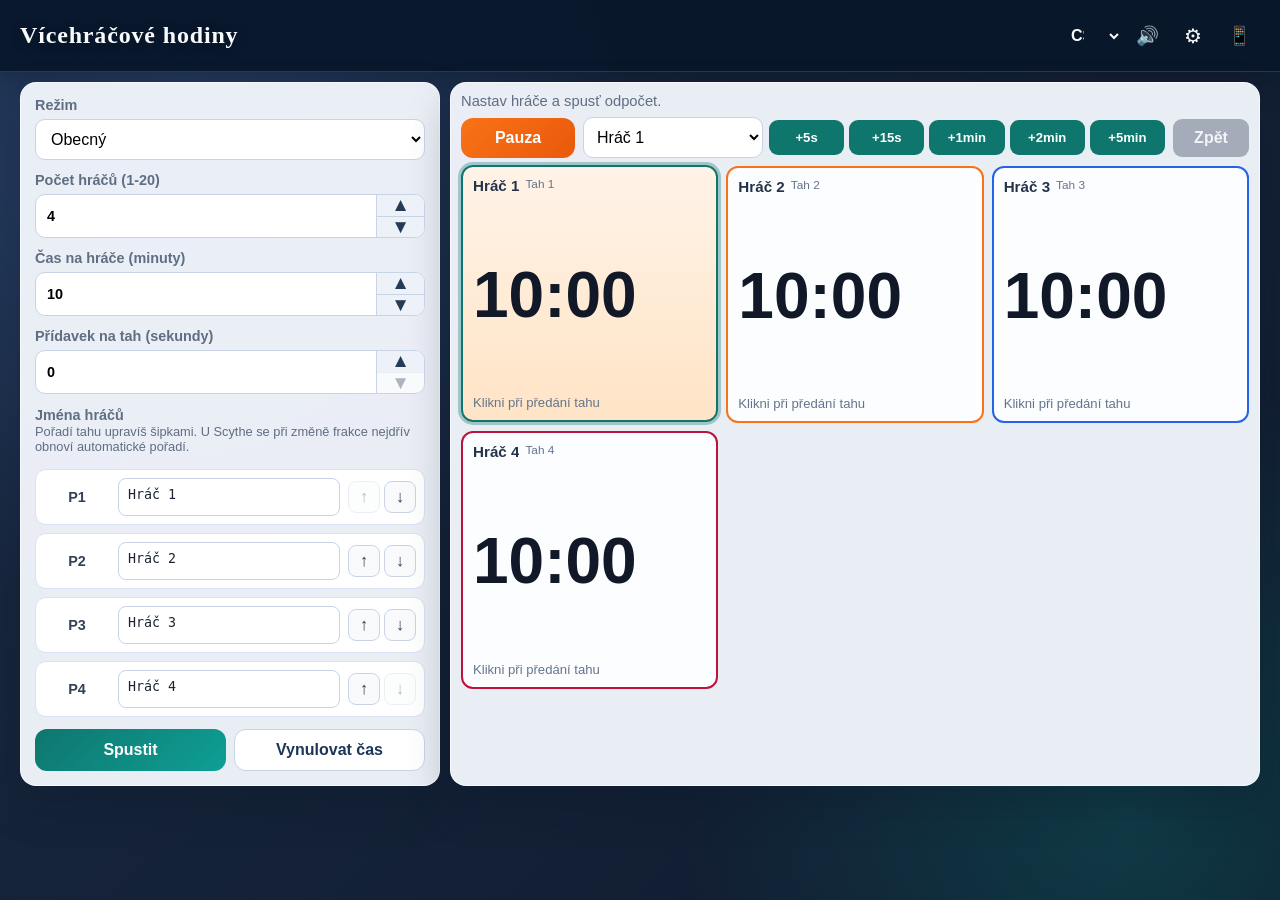
<file: index.html>
<!DOCTYPE html>
<html lang="cs">
<head>
    <meta charset="UTF-8">
    <meta name="viewport" content="width=device-width, initial-scale=1.0">
    <meta name="robots" content="index, follow, max-image-preview:large, max-snippet:-1, max-video-preview:-1">
    <meta name="description" content="Online vícehráčové hodiny a časomíra pro deskové hry. Měřte čas 3 až 20 hráčům, předávejte tahy a nastavte zvuky, přídavky i režim Scythe.">
    <meta name="keywords" content="vícehráčové hodiny, vícehráčová časomíra, herní hodiny, časomíra pro deskové hry, šachové hodiny pro více hráčů, Tahomíra, multiplayer clock, multi player clock, multiclock, multi clock, multiplayer timer, turn timer, board game timer, six player chess clock, 6 player chess clock, Scythe clock, Scythe timer, Mehrspieler Uhr, reloj multijugador, horloge multijoueur, orologio multigiocatore, zegar wieloosobowy">
    <meta name="theme-color" content="#0f1a2d">
    <meta property="og:type" content="website">
    <meta property="og:title" content="Vícehráčové hodiny">
    <meta property="og:description" content="Online časomíra pro deskové hry se samostatným časem až pro 20 hráčů, předáváním tahů, zvuky a režimem Scythe.">
    <meta property="og:locale" content="cs_CZ">
    <meta property="og:locale:alternate" content="en_US">
    <meta property="og:locale:alternate" content="de_DE">
    <meta property="og:locale:alternate" content="es_ES">
    <meta property="og:locale:alternate" content="hu_HU">
    <meta property="og:locale:alternate" content="uk_UA">
    <meta property="og:locale:alternate" content="pl_PL">
    <meta property="og:locale:alternate" content="it_IT">
    <meta property="og:locale:alternate" content="fr_FR">
    <meta property="og:locale:alternate" content="ru_RU">
    <meta property="og:locale:alternate" content="bs_BA">
    <meta name="twitter:card" content="summary">
    <meta name="twitter:title" content="Vícehráčové hodiny">
    <meta name="twitter:description" content="Online časomíra pro deskové hry až pro 20 hráčů.">
    <title>Vícehráčové hodiny</title>
    <script type="application/ld+json">
    {
      "@context": "https://schema.org",
      "@type": "SoftwareApplication",
      "name": "Vícehráčové hodiny",
      "alternateName": [
        "Multiplayer Clock", "Mehrspieler-Uhr", "Reloj multijugador", "Többjátékos óra",
        "Багатокористувацький годинник", "Zegar wieloosobowy", "Orologio multigiocatore",
        "Horloge multijoueur", "Многопользовательские часы", "Sat za više igrača",
        "Tahomíra", "Vícehráčová časomíra", "Herní hodiny", "MultiClock", "Multi Clock",
        "Multi Player Clock", "Multiplayer Timer", "Turn Timer", "Board Game Timer",
        "Six Player Chess Clock", "6 Player Chess Clock", "Scythe Clock", "Scythe Timer"
      ],
      "description": "Online vícehráčové hodiny a časomíra pro deskové hry se samostatným časem až pro 20 hráčů.",
      "applicationCategory": "GameApplication",
      "applicationSubCategory": "Board Game Timer",
      "operatingSystem": "Any",
      "isAccessibleForFree": true,
      "browserRequirements": "Requires JavaScript and a modern web browser",
      "inLanguage": ["cs", "en", "de", "es", "hu", "uk", "pl", "it", "fr", "ru", "bs"],
      "featureList": [
        "Independent clocks for 3 to 20 players",
        "Turn handoff and configurable time increment",
        "Scythe faction mode",
        "Desktop and mobile layouts",
        "Configurable sound alerts",
        "Eleven interface languages"
      ]
    }
    </script>
    <style>
        :root {
            --bg: #1a2a43;
            --bg2: #0f1a2d;
            --panel: rgba(243, 246, 252, 0.96);
            --line: #c8d3e5;
            --text: #1c2433;
            --muted: #5f6e83;
            --accent: #0f766e;
            --accent2: #f97316;
            --danger: #be123c;
            --shadow: 0 20px 42px rgba(10, 20, 35, 0.28);
        }

        * {
            box-sizing: border-box;
        }

        body {
            margin: 0;
            min-height: 100vh;
            overflow-x: clip;
            font-family: "Segoe UI", Tahoma, sans-serif;
            color: var(--text);
            background:
                radial-gradient(circle at 15% 18%, rgba(80, 132, 212, 0.28), transparent 35%),
                radial-gradient(circle at 88% 90%, rgba(14, 168, 151, 0.22), transparent 32%),
                linear-gradient(135deg, var(--bg), var(--bg2));
        }

        button,
        input,
        select {
            font: inherit;
        }

        button {
            border: 0;
            cursor: pointer;
            border-radius: 12px;
        }

        input[type="number"] {
            min-height: 44px;
            appearance: textfield;
        }

        input[type="number"]::-webkit-inner-spin-button,
        input[type="number"]::-webkit-outer-spin-button {
            appearance: none;
            margin: 0;
        }

        .number-stepper {
            position: relative;
            display: block;
            width: 100%;
            min-width: 0;
        }

        .number-stepper input[type="number"] {
            width: 100%;
            padding-right: 54px;
        }

        .number-stepper-controls {
            position: absolute;
            top: 1px;
            right: 1px;
            bottom: 1px;
            display: grid;
            width: 48px;
            grid-template-rows: 1fr 1fr;
            overflow: hidden;
            border-left: 1px solid var(--line);
            border-radius: 0 9px 9px 0;
        }

        .number-stepper-button {
            display: flex;
            align-items: center;
            justify-content: center;
            min-width: 0;
            min-height: 0;
            padding: 0;
            border-radius: 0;
            background: #edf2f8;
            color: #263b55;
            font-size: 1.18rem;
            font-weight: 900;
            line-height: 1;
        }

        .number-stepper-button + .number-stepper-button {
            border-top: 1px solid var(--line);
        }

        .number-stepper-button:hover,
        .number-stepper-button:focus-visible {
            background: #cddbed;
            color: #0f2942;
        }

        .number-stepper-button:active {
            background: #b8cbe2;
        }

        .number-stepper-button:disabled {
            cursor: default;
            opacity: 0.38;
        }

        .app {
            width: min(1680px, calc(100% - 40px));
            margin: 0 auto;
            padding: 0 0 24px;
        }

        .topbar {
            display: flex;
            align-items: center;
            justify-content: space-between;
            gap: 24px;
            min-height: 72px;
            padding: 14px max(20px, calc((100vw - 1680px) / 2));
            margin-left: calc(50% - 50vw);
            margin-right: calc(50% - 50vw);
            background: rgba(9, 23, 43, 0.96);
            border-bottom: 1px solid rgba(255, 255, 255, 0.14);
            box-shadow: 0 10px 30px rgba(5, 13, 27, 0.3);
            color: #f8fafc;
        }

        .topbar h1 {
            margin: 0;
            font-size: clamp(1.05rem, 2.8vw, 1.5rem);
            font-family: Georgia, "Times New Roman", serif;
            font-weight: 700;
            letter-spacing: 0.035em;
            text-shadow: 0 2px 14px rgba(0, 0, 0, 0.24);
        }

        .topbar-actions {
            display: flex;
            align-items: center;
            gap: 4px;
        }

        .language-select,
        .header-control {
            min-height: 42px;
            border: 0;
            background: transparent;
            color: #f8fafc;
            transition: background-color 160ms ease, opacity 160ms ease, transform 160ms ease;
        }

        .language-select {
            width: 64px;
            border-radius: 9px;
            padding: 0 22px 0 9px;
            font-weight: 750;
            cursor: pointer;
        }

        .language-select option {
            color: #172033;
        }

        .header-control {
            display: inline-flex;
            align-items: center;
            justify-content: center;
            width: 42px;
            padding: 0;
            border-radius: 9px;
            font-size: 1.15rem;
        }

        .header-control:hover,
        .language-select:hover {
            background: rgba(0, 0, 0, 0.28);
        }

        .header-control:active {
            transform: translateY(1px);
            background: rgba(0, 0, 0, 0.4);
        }

        .header-control:focus-visible,
        .language-select:focus-visible {
            outline: 2px solid rgba(255, 255, 255, 0.82);
            outline-offset: 2px;
        }

        .sound-toggle[aria-pressed="false"] {
            opacity: 0.68;
        }

        .settings-toggle {
            font-size: 1.25rem;
        }

        .settings-dialog {
            width: min(520px, calc(100% - 28px));
            max-height: calc(100dvh - 40px);
            padding: 0;
            border: 1px solid rgba(255, 255, 255, 0.42);
            border-radius: 18px;
            background: #eef3f9;
            color: var(--text);
            box-shadow: 0 28px 80px rgba(4, 12, 27, 0.48);
        }

        .settings-dialog::backdrop {
            background: rgba(5, 12, 24, 0.7);
            backdrop-filter: blur(5px);
        }

        .settings-card {
            padding: 22px;
        }

        .settings-head {
            display: flex;
            align-items: center;
            justify-content: space-between;
            gap: 16px;
            padding-bottom: 16px;
            border-bottom: 1px solid var(--line);
        }

        .settings-head h2,
        .settings-section h3 {
            margin: 0;
            font-family: Georgia, "Times New Roman", serif;
        }

        .settings-close {
            width: 40px;
            height: 40px;
            background: #dbe4ef;
            color: var(--text);
            font-size: 1.35rem;
        }

        .settings-section {
            padding-top: 18px;
        }

        .preset-settings {
            display: grid;
            grid-template-columns: repeat(5, minmax(0, 1fr));
            gap: 8px;
            margin-top: 12px;
        }

        .preset-setting {
            display: grid;
            gap: 5px;
            color: var(--muted);
            font-size: 0.78rem;
            font-weight: 700;
        }

        .preset-setting input {
            width: 100%;
            min-width: 0;
            padding: 8px 5px;
            border: 1px solid var(--line);
            border-radius: 9px;
            background: #fff;
        }

        .settings-section-intro,
        .future-settings {
            color: var(--muted);
            font-size: 0.9rem;
        }

        .sound-options {
            display: grid;
            gap: 10px;
            margin-top: 14px;
        }

        .sound-option {
            display: flex;
            align-items: center;
            justify-content: space-between;
            gap: 18px;
            padding: 12px 14px;
            border: 1px solid var(--line);
            border-radius: 12px;
            background: rgba(255, 255, 255, 0.72);
            font-weight: 650;
        }

        .sound-option input {
            width: 20px;
            height: 20px;
            accent-color: var(--accent);
        }

        .future-settings {
            margin: 18px 0 0;
            padding: 12px 14px;
            border: 1px dashed var(--line);
            border-radius: 12px;
        }

        .settings-reset-button {
            width: 100%;
            margin-top: 14px;
            padding: 11px 14px;
            border: 1px solid rgba(190, 18, 60, 0.25);
            background: rgba(255, 255, 255, 0.7);
            color: var(--danger);
            font-weight: 750;
        }

        .settings-reset-button:hover {
            background: rgba(190, 18, 60, 0.08);
        }

        .mode-toggle {
            color: #f8fafc;
        }

        .layout {
            margin-top: 10px;
            display: grid;
            gap: 10px;
            grid-template-columns: minmax(360px, 420px) minmax(0, 1fr);
        }

        .panel {
            background: var(--panel);
            border: 1px solid rgba(255, 255, 255, 0.65);
            border-radius: 16px;
            box-shadow: var(--shadow);
        }

        .setup {
            padding: 14px;
            display: flex;
            flex-direction: column;
            gap: 12px;
        }

        .field {
            display: flex;
            flex-direction: column;
            gap: 6px;
        }

        .field span {
            font-size: 0.9rem;
            color: var(--muted);
            font-weight: 600;
        }

        .field input {
            width: 100%;
            padding: 10px 11px;
            border: 1px solid var(--line);
            border-radius: 10px;
            background: #fff;
        }

        .field select {
            width: 100%;
            padding: 10px 11px;
            border: 1px solid var(--line);
            border-radius: 10px;
            background: #fff;
        }

        .player-list {
            display: grid;
            grid-template-columns: 1fr;
            gap: 8px;
        }

        .player-config {
            min-width: 0;
        }

        .atoll-game-options {
            display: none;
            gap: 9px;
            padding: 11px;
            border: 1px solid color-mix(in srgb, var(--accent) 28%, var(--line));
            border-radius: 12px;
            background: color-mix(in srgb, var(--accent) 6%, #fff);
        }

        .mode-atolls .atoll-game-options {
            display: grid;
        }

        .atoll-option-row {
            display: grid;
            gap: 6px;
        }

        .atoll-lock-option {
            display: flex;
            align-items: center;
            justify-content: space-between;
            gap: 12px;
            padding-top: 9px;
            border-top: 1px solid var(--line);
            color: var(--text);
            font-size: 0.88rem;
            font-weight: 700;
        }

        .atoll-lock-option input {
            width: 20px;
            height: 20px;
            flex: 0 0 auto;
            accent-color: var(--accent);
        }

        .atoll-game-options input,
        .atoll-game-options select {
            width: 100%;
            padding: 9px 10px;
            border: 1px solid var(--line);
            border-radius: 9px;
            background: #fff;
            color: var(--text);
        }

        .atoll-option-row[hidden] {
            display: none;
        }

        .atoll-clock-end {
            display: grid;
            grid-template-columns: auto minmax(108px, 1fr) 42px;
            gap: 8px;
            align-items: center;
        }

        .atoll-date-button {
            min-height: 40px;
            padding: 8px 13px;
            border: 1px solid color-mix(in srgb, var(--accent) 42%, var(--line));
            border-radius: 999px;
            background: color-mix(in srgb, var(--accent) 10%, #fff);
            color: var(--accent-strong);
            font: inherit;
            font-size: 0.88rem;
            font-weight: 800;
            cursor: pointer;
        }

        .atoll-date-button:hover,
        .atoll-date-button:focus-visible {
            background: color-mix(in srgb, var(--accent) 18%, #fff);
        }

        .atoll-date-picker {
            grid-column: 1 / -1;
            padding: 9px;
            border: 1px solid var(--line);
            border-radius: 10px;
            background: color-mix(in srgb, var(--accent) 5%, #fff);
        }

        .atoll-date-picker[hidden] {
            display: none;
        }

        .atoll-date-picker label {
            display: grid;
            gap: 5px;
            color: var(--muted);
            font-size: 0.8rem;
            font-weight: 700;
        }

        .atoll-time-dial-button {
            width: 42px;
            height: 42px;
            padding: 0;
            border: 1px solid color-mix(in srgb, var(--accent) 42%, var(--line));
            border-radius: 50%;
            background: color-mix(in srgb, var(--accent) 10%, #fff);
            color: var(--accent-strong);
            font-size: 1.15rem;
            cursor: pointer;
        }

        .atoll-time-dial-button:hover,
        .atoll-time-dial-button:focus-visible {
            background: color-mix(in srgb, var(--accent) 18%, #fff);
        }

        .time-dial-dialog {
            width: min(94vw, 390px);
            max-height: 94vh;
            padding: 0;
            border: 0;
            border-radius: 22px;
            background: transparent;
            color: var(--text);
        }

        .time-dial-dialog::backdrop {
            background: rgba(15, 23, 42, 0.62);
            backdrop-filter: blur(3px);
        }

        .time-dial-card {
            display: grid;
            gap: 14px;
            padding: 20px;
            border: 1px solid color-mix(in srgb, var(--accent) 28%, var(--line));
            border-radius: 22px;
            background: #fff;
            box-shadow: 0 24px 70px rgba(15, 23, 42, 0.3);
        }

        .time-dial-card h2 {
            margin: 0;
            font-size: 1.15rem;
            text-align: center;
        }

        .time-dial-display {
            display: flex;
            align-items: center;
            justify-content: center;
            gap: 4px;
            font-size: 2rem;
            font-weight: 900;
        }

        .time-dial-display button {
            min-width: 62px;
            padding: 7px 10px;
            border: 0;
            border-radius: 12px;
            background: #eef2f7;
            color: var(--muted);
            font: inherit;
            cursor: pointer;
        }

        .time-dial-display button.active {
            background: color-mix(in srgb, var(--accent) 18%, #fff);
            color: var(--accent-strong);
        }

        .time-dial-prompt {
            margin: -5px 0 0;
            color: var(--muted);
            font-size: 0.84rem;
            font-weight: 700;
            text-align: center;
        }

        .time-dial-face {
            --hand-angle: 0deg;
            --hand-length: 110px;
            position: relative;
            width: min(78vw, 310px);
            aspect-ratio: 1;
            margin: 0 auto;
            border: 1px solid color-mix(in srgb, var(--accent) 18%, var(--line));
            border-radius: 50%;
            background:
                radial-gradient(circle at center, color-mix(in srgb, var(--accent) 8%, #fff) 0 31%, transparent 32%),
                #f4f7fb;
        }

        .time-dial-hand {
            position: absolute;
            z-index: 1;
            left: 50%;
            top: 50%;
            width: 3px;
            height: var(--hand-length);
            border-radius: 99px;
            background: color-mix(in srgb, var(--accent) 65%, transparent);
            transform: translate(-50%, -100%) rotate(var(--hand-angle));
            transform-origin: 50% 100%;
            pointer-events: none;
        }

        .time-dial-center {
            position: absolute;
            z-index: 3;
            left: 50%;
            top: 50%;
            width: 10px;
            height: 10px;
            border-radius: 50%;
            background: var(--accent);
            transform: translate(-50%, -50%);
            pointer-events: none;
        }

        .time-dial-number {
            position: absolute;
            z-index: 2;
            left: 50%;
            top: 50%;
            width: 36px;
            height: 36px;
            padding: 0;
            border: 0;
            border-radius: 50%;
            background: transparent;
            color: var(--text);
            font-size: 0.82rem;
            font-weight: 800;
            cursor: pointer;
            transform:
                translate(-50%, -50%)
                rotate(var(--dial-angle))
                translateY(calc(-1 * var(--dial-radius)))
                rotate(calc(-1 * var(--dial-angle)));
        }

        .time-dial-number:hover,
        .time-dial-number:focus-visible {
            background: color-mix(in srgb, var(--accent) 14%, #fff);
        }

        .time-dial-number.selected {
            background: var(--accent);
            color: #fff;
            box-shadow: 0 0 0 4px color-mix(in srgb, var(--accent) 20%, transparent);
        }

        .time-dial-actions {
            display: grid;
            grid-template-columns: 1fr 1fr;
            gap: 9px;
        }

        .time-dial-actions button {
            min-height: 42px;
            border: 0;
            border-radius: 10px;
            font-weight: 800;
            cursor: pointer;
        }

        .order-help {
            grid-column: 1 / -1;
        }

        .player-row {
            display: grid;
            grid-template-columns: 66px minmax(0, 1fr) auto;
            gap: 8px;
            align-items: center;
            padding: 8px;
            border: 1px solid #d8e2f2;
            border-radius: 11px;
            background: #fff;
        }

        .player-row strong {
            font-size: 0.9rem;
            color: #334155;
            text-align: center;
        }

        .player-name-input {
            width: 100%;
            min-width: 0;
            min-height: 38px;
            max-height: 96px;
            padding: 8px 9px;
            border: 1px solid var(--line);
            border-radius: 8px;
            background: #fff;
            color: var(--text);
            line-height: 1.25;
            overflow-y: auto;
            resize: none;
            scrollbar-width: thin;
        }

        .player-row-scythe {
            grid-template-columns: 58px minmax(0, 1fr) 105px auto;
        }

        .player-row-atolls {
            grid-template-columns: 58px minmax(0, 1fr) minmax(105px, 0.85fr) minmax(118px, 0.9fr);
        }

        .atoll-config-logo {
            width: 46px;
            height: 46px;
            padding: 4px;
            border-radius: 12px;
            background: color-mix(in srgb, var(--team-color) 18%, #fff);
            border: 2px solid var(--team-color);
            object-fit: contain;
        }

        .atoll-color-field {
            display: grid;
            grid-template-columns: 18px minmax(0, 1fr);
            gap: 6px;
            align-items: center;
            min-width: 0;
        }

        .atoll-color-swatch {
            width: 18px;
            height: 18px;
            border: 2px solid rgba(15, 23, 42, 0.18);
            border-radius: 50%;
            background: var(--team-color);
        }

        .player-row-atolls select {
            width: 100%;
            min-width: 0;
        }

        .order-controls {
            display: grid;
            grid-template-columns: repeat(2, 32px);
            gap: 4px;
        }

        .order-button {
            width: 32px;
            height: 32px;
            padding: 0;
            border: 1px solid var(--line);
            border-radius: 8px;
            background: #f8fafc;
            color: #334155;
            font-size: 1.05rem;
            font-weight: 800;
        }

        .order-button:disabled {
            cursor: default;
            opacity: 0.35;
        }

        .order-help {
            margin: 0 0 7px;
            color: var(--muted);
            font-size: 0.8rem;
        }

        .faction-badge {
            width: 44px;
            height: 44px;
            border-radius: 50%;
            display: inline-flex;
            align-items: center;
            justify-content: center;
            font-weight: 800;
            color: #fff;
            border: 2px solid rgba(255, 255, 255, 0.55);
            background: color-mix(in srgb, var(--badge-color) 78%, #1a1a1a);
        }

        .faction-logo {
            width: 30px;
            height: 30px;
            display: block;
            color: #fff;
            fill: currentColor;
        }

        .card-faction-line {
            display: flex;
            align-items: center;
            gap: 7px;
            min-width: 0;
        }

        .card-faction-logo {
            width: 34px;
            height: 34px;
            flex: 0 0 auto;
            color: var(--player-color);
        }

        .clock-card.active .card-faction-logo {
            color: inherit;
        }

        .actions {
            display: grid;
            grid-template-columns: 1fr 1fr;
            gap: 8px;
        }

        .btn {
            padding: 11px 10px;
            font-weight: 700;
        }

        .btn-start {
            background: linear-gradient(135deg, #0f766e, #0e9f95);
            color: #fff;
        }

        .btn-reset {
            background: #fff;
            color: #1d3557;
            border: 1px solid var(--line);
        }

        .board {
            padding: 10px;
            display: flex;
            flex-direction: column;
            gap: 8px;
            min-height: 72vh;
        }

        .playbar {
            display: grid;
            grid-template-columns: auto minmax(0, 1fr) auto;
            gap: 8px;
            align-items: center;
        }

        .status {
            margin: 0;
            min-width: 0;
            grid-column: 1 / -1;
            overflow: hidden;
            color: var(--muted);
            font-size: 0.92rem;
            text-overflow: ellipsis;
            white-space: nowrap;
        }

        .btn-control {
            color: #fff;
            background: linear-gradient(135deg, #f97316, #ea580c);
            min-width: 114px;
        }

        .btn-menu {
            display: none;
            color: #fff;
            background: linear-gradient(135deg, #475569, #334155);
            min-width: 114px;
        }

        .desktop-time-tools {
            display: grid;
            grid-template-columns: minmax(120px, 180px) minmax(0, 1fr);
            gap: 6px;
            align-items: center;
            width: 100%;
            max-width: 650px;
            justify-self: start;
        }

        .time-preset-buttons {
            display: grid;
            grid-template-columns: repeat(5, minmax(0, 1fr));
            gap: 5px;
            min-width: 0;
        }

        .time-preset-button {
            min-width: 0;
            padding: 10px 5px;
            border-radius: 9px;
            background: var(--accent);
            color: #fff;
            font-size: 0.82rem;
            font-weight: 800;
            white-space: nowrap;
        }

        .time-preset-button:hover {
            filter: brightness(0.88);
        }

        .undo-turn-button {
            min-width: 76px;
            padding: 10px 14px;
            border-radius: 9px;
            background: #475569;
            color: #fff;
            font-weight: 800;
            white-space: nowrap;
        }

        .undo-turn-button:hover:not(:disabled) {
            filter: brightness(0.88);
        }

        .undo-turn-button:disabled {
            cursor: not-allowed;
            opacity: 0.42;
        }

        .atoll-end-badge {
            display: none;
            min-width: 0;
            padding: 8px 11px;
            border: 1px solid color-mix(in srgb, var(--accent) 30%, transparent);
            border-radius: 999px;
            background: color-mix(in srgb, var(--accent) 12%, #fff);
            color: color-mix(in srgb, var(--accent) 82%, #102337);
            font-size: 0.78rem;
            font-weight: 900;
            white-space: nowrap;
        }

        .atoll-unlock-button {
            display: none;
            width: 44px;
            height: 44px;
            padding: 0;
            border-radius: 10px;
            background: linear-gradient(135deg, #334155, #0f172a);
            color: #fff;
            font-size: 1.15rem;
        }

        .desktop-time-tools select,
        .desktop-time-tools input {
            width: 100%;
            min-width: 0;
            padding: 10px 9px;
            border: 1px solid var(--line);
            border-radius: 10px;
            background: #fff;
        }

        .time-amount-field {
            display: flex;
            align-items: center;
            gap: 5px;
            min-width: 0;
            color: var(--muted);
            font-weight: 700;
        }

        .time-amount-field input {
            flex: 1;
        }

        .desktop-time-tools .time-add-button {
            width: auto;
            margin: 0;
            white-space: nowrap;
        }

        .quick-add-button {
            display: none;
            color: #fff;
            background: var(--accent);
        }

        .quick-time-buttons {
            display: none;
        }

        .mobile-inline-utilities {
            display: none;
        }

        .clock-grid {
            flex: 1;
            display: grid;
            gap: 8px;
            grid-template-columns: repeat(2, minmax(0, 1fr));
            align-content: start;
        }

        .clock-card {
            display: flex;
            flex-direction: column;
            justify-content: space-between;
            text-align: left;
            min-height: 180px;
            min-width: 0;
            aspect-ratio: 1 / 1;
            padding: 10px;
            border: 2px solid #91a4c0;
            border-radius: 12px;
            background: #fcfdff;
            transition: transform 120ms ease, border-color 120ms ease, box-shadow 120ms ease;
        }

        .clock-card.active {
            border-color: var(--accent2);
            background: linear-gradient(180deg, #fff3e7, #ffe4c6);
            box-shadow: 0 0 0 3px rgba(249, 115, 22, 0.27);
            transform: translateY(-1px);
        }

        .clock-card.out {
            opacity: 0.55;
            background: #f1f5f9;
        }

        .clock-card.selecting-start {
            border-style: dashed;
            border-width: 3px;
            background: linear-gradient(180deg, #edfdfa, #d8f5ee);
        }

        .clock-card.selecting-start:hover {
            transform: translateY(-2px);
            box-shadow: 0 0 0 3px rgba(15, 118, 110, 0.2);
        }

        .clock-card.selecting-start .card-hint {
            font-size: 0;
        }

        .clock-card.selecting-start .card-hint::after {
            content: attr(data-start-hint);
            font-size: 0.82rem;
        }

        .card-head {
            display: flex;
            justify-content: space-between;
            gap: 6px;
            align-items: flex-start;
        }

        .card-name {
            font-weight: 800;
            font-size: 0.95rem;
            color: #24324a;
            display: -webkit-box;
            min-width: 0;
            overflow: hidden;
            line-height: 1.15;
            overflow-wrap: anywhere;
            -webkit-box-orient: vertical;
            -webkit-line-clamp: 3;
        }

        .card-order {
            font-size: 0.74rem;
            color: #64748b;
        }

        .card-faction {
            font-size: 0.74rem;
            color: #64748b;
            margin-top: 2px;
            display: block;
        }

        .card-time {
            text-align: center;
            font-size: clamp(2rem, 8.6vw, 4rem);
            font-weight: 900;
            color: #111827;
        }

        .card-hint {
            font-size: 0.82rem;
            color: #64748b;
            text-align: center;
        }

        .mode-atolls {
            --bg: #082f49;
            --bg2: #071d2d;
            --panel: rgba(239, 248, 250, 0.96);
            --line: #b8d3db;
            --accent: #006b6b;
            --accent2: #b8860b;
        }

        .mode-atolls .topbar {
            background:
                radial-gradient(circle at 22% 30%, rgba(56, 189, 248, 0.18), transparent 28%),
                linear-gradient(100deg, #073447, #006b6b 62%, #06445d);
        }

        .mode-atolls .clock-card.atoll-card {
            position: relative;
            isolation: isolate;
            justify-content: stretch;
            overflow: hidden;
            padding: 9px;
            border: 3px solid var(--player-color);
            background:
                linear-gradient(160deg,
                    color-mix(in srgb, var(--player-color) 24%, #fff),
                    color-mix(in srgb, var(--player-color) 9%, #e5f7fb));
        }

        .mode-atolls .clock-card.atoll-card::before {
            content: "";
            position: absolute;
            inset: 0;
            z-index: -1;
            opacity: 0.2;
            background:
                radial-gradient(circle at 16% 12%, #fff 0 2px, transparent 3px),
                radial-gradient(circle at 88% 78%, #fff 0 2px, transparent 3px);
            background-size: 28px 28px, 34px 34px;
        }

        .mode-atolls .clock-card.atoll-card.active {
            background:
                linear-gradient(150deg,
                    color-mix(in srgb, var(--player-color) 34%, #fff),
                    color-mix(in srgb, var(--player-color) 16%, #dff7fb));
            box-shadow:
                0 0 0 3px color-mix(in srgb, var(--player-color) 38%, transparent),
                0 0 28px color-mix(in srgb, var(--player-color) 52%, transparent);
            animation: atoll-active-pulse 1.8s ease-in-out infinite;
        }

        @keyframes atoll-active-pulse {
            0%, 100% {
                filter: brightness(1);
                box-shadow:
                    0 0 0 3px color-mix(in srgb, var(--player-color) 34%, transparent),
                    0 0 20px color-mix(in srgb, var(--player-color) 38%, transparent);
            }
            50% {
                filter: brightness(1.06);
                box-shadow:
                    0 0 0 5px color-mix(in srgb, var(--player-color) 48%, transparent),
                    0 0 34px color-mix(in srgb, var(--player-color) 58%, transparent);
            }
        }

        .atoll-card-head {
            position: relative;
            z-index: 2;
            display: flex;
            align-items: center;
            justify-content: space-between;
            gap: 8px;
        }

        .atoll-card .card-name {
            padding: 5px 8px;
            border-radius: 8px;
            background: rgba(255, 255, 255, 0.82);
            color: #102337;
            box-shadow: 0 2px 8px rgba(8, 47, 73, 0.12);
        }

        .atoll-owner-badge {
            flex: 0 0 auto;
            padding: 4px 7px;
            border-radius: 999px;
            background: rgba(255, 255, 255, 0.86);
            color: #17324a;
            font-size: 0.68rem;
            font-weight: 900;
            letter-spacing: 0.035em;
            text-transform: uppercase;
            opacity: 0;
            transform: translateY(-3px);
            transition: opacity 140ms ease, transform 140ms ease;
        }

        .atoll-card.active .atoll-owner-badge {
            opacity: 1;
            transform: translateY(0);
        }

        .atoll-logo-stage {
            flex: 1;
            min-height: 0;
            margin: 5px 0;
            padding: 7px;
            display: flex;
            align-items: center;
            justify-content: center;
            border-radius: 14px;
            overflow: hidden;
            background: rgba(255, 255, 255, 0.7);
            box-shadow: inset 0 0 0 1px rgba(255, 255, 255, 0.75);
        }

        .atoll-team-logo {
            width: 100%;
            height: 100%;
            max-width: 82%;
            max-height: 82%;
            min-height: 74px;
            object-fit: contain;
            filter: drop-shadow(0 5px 7px rgba(15, 23, 42, 0.18));
        }

        .atoll-card-footer {
            position: relative;
            z-index: 2;
            display: grid;
            grid-template-columns: auto minmax(0, 1fr);
            gap: 8px;
            align-items: end;
        }

        .atoll-card .card-time {
            padding: 3px 8px;
            border-radius: 8px;
            background: rgba(255, 255, 255, 0.84);
            font-size: clamp(1.15rem, 3.4vw, 2rem);
            line-height: 1.1;
            color: #102337;
            font-variant-numeric: tabular-nums;
            box-shadow: 0 2px 8px rgba(8, 47, 73, 0.1);
        }

        .atoll-card .card-hint {
            align-self: center;
            padding: 4px 6px;
            border-radius: 7px;
            background: rgba(255, 255, 255, 0.68);
            color: #29445b;
            font-weight: 700;
        }

        .mode-atolls #startTimeField,
        .mode-atolls #incrementField,
        .mode-atolls .desktop-time-tools,
        .mode-atolls .quick-time-buttons,
        .mode-atolls .undo-turn-button,
        .mode-atolls .time-tools,
        .mode-atolls #timePresetSettingsSection,
        .mode-atolls .future-settings {
            display: none !important;
        }

        .mode-atolls .playbar {
            grid-template-columns: auto minmax(0, 1fr);
        }

        .atoll-locked .btn-control,
        .atoll-locked .btn-menu,
        .atoll-locked .mobile-inline-utilities,
        .atoll-locked .mode-toggle {
            display: none !important;
        }

        .atoll-locked .atoll-unlock-button {
            display: inline-flex;
            align-items: center;
            justify-content: center;
            order: 1;
        }

        .mobile-running.mode-atolls .atoll-end-badge {
            order: 2;
            max-width: min(54vw, 230px);
            overflow: hidden;
            text-overflow: ellipsis;
        }

        .atoll-locked.mobile-running.mode-atolls .playbar {
            justify-content: space-between;
        }

        body.mode-atolls:not(.mobile-view):not(.setup-two-columns) .layout {
            grid-template-columns: minmax(560px, 620px) minmax(0, 1fr);
        }

        .mobile-view .player-row-atolls,
        body.setup-two-columns:not(.mobile-view) .player-row-atolls {
            grid-template-columns: 48px minmax(0, 1fr);
        }

        .mobile-view .player-row-atolls > select,
        .mobile-view .player-row-atolls > .atoll-color-field,
        body.setup-two-columns:not(.mobile-view) .player-row-atolls > select,
        body.setup-two-columns:not(.mobile-view) .player-row-atolls > .atoll-color-field {
            grid-column: 1 / -1;
        }

        .mobile-running.mode-atolls .atoll-team-logo {
            min-height: 40px;
        }

        .mobile-running.mode-atolls .atoll-card .card-time {
            font-size: clamp(1rem, 5vw, 1.55rem);
        }

        .mobile-running.mode-atolls .atoll-logo-stage {
            padding: 3px;
            margin: 3px 0;
        }

        .mobile-running.mode-atolls .atoll-owner-badge {
            display: none;
        }

        .mobile-running.mode-atolls {
            overflow: hidden;
        }

        .mobile-running.mode-atolls .app,
        .mobile-running.mode-atolls .layout,
        .mobile-running.mode-atolls .board {
            height: 100dvh;
            min-height: 0;
            overflow: hidden;
        }

        .mobile-running.mode-atolls .board {
            display: flex;
            padding-bottom: 6px;
        }

        .mobile-running.mode-atolls .clock-grid {
            min-height: 0;
            overflow: hidden;
        }

        .mobile-running.mode-atolls .clock-card.atoll-card {
            min-height: 0;
            height: auto;
            padding: 4px;
        }

        .mobile-running.mode-atolls .atoll-card-head {
            min-height: 0;
        }

        .mobile-running.mode-atolls .atoll-card .card-name {
            padding: 3px 6px;
            font-size: clamp(0.66rem, 2.8vw, 0.82rem);
        }

        .mobile-running.mode-atolls .atoll-card-footer {
            grid-template-columns: minmax(0, 0.8fr) minmax(0, 1.2fr);
            gap: 3px;
        }

        .mobile-running.mode-atolls .atoll-card .card-hint {
            display: block;
            min-width: 0;
            padding: 2px 3px;
            font-size: clamp(0.52rem, 2vw, 0.66rem);
            line-height: 1.05;
        }

        @media (prefers-reduced-motion: reduce) {
            .mode-atolls .clock-card.atoll-card.active {
                animation: none;
            }
        }

        .unlock-dialog {
            width: min(390px, calc(100% - 28px));
            padding: 0;
            border: 0;
            border-radius: 16px;
            color: var(--text);
            background: #f7fbff;
            box-shadow: 0 24px 70px rgba(4, 16, 30, 0.38);
        }

        .unlock-dialog::backdrop {
            background: rgba(4, 12, 24, 0.68);
            backdrop-filter: blur(3px);
        }

        .unlock-card {
            display: grid;
            gap: 12px;
            padding: 18px;
        }

        .unlock-card h2,
        .unlock-card p {
            margin: 0;
        }

        .unlock-card p {
            color: var(--muted);
            font-size: 0.9rem;
        }

        .unlock-card input {
            width: 100%;
            padding: 11px 12px;
            border: 1px solid var(--line);
            border-radius: 10px;
            font-size: 1rem;
        }

        .unlock-error {
            min-height: 1.2em;
            color: var(--danger);
            font-size: 0.82rem;
            font-weight: 700;
        }

        .unlock-actions {
            display: grid;
            grid-template-columns: 1fr 1fr;
            gap: 8px;
        }

        .unlock-actions button {
            padding: 10px;
            font-weight: 800;
        }

        .drawer {
            position: fixed;
            inset: 0;
            display: none;
            z-index: 60;
            background: rgba(7, 13, 24, 0.48);
        }

        .drawer.open {
            display: block;
        }

        .drawer-card {
            width: min(420px, 100%);
            height: 100%;
            margin-left: auto;
            padding: 14px;
            overflow: auto;
            background: #f7fbff;
            border-left: 1px solid #d5e2f3;
            box-shadow: -16px 0 32px rgba(8, 15, 26, 0.25);
        }

        .drawer-head {
            display: flex;
            justify-content: space-between;
            align-items: center;
            margin-bottom: 8px;
        }

        .drawer-utility-row {
            display: flex;
            align-items: center;
            gap: 6px;
            margin-bottom: 12px;
            padding-bottom: 12px;
            border-bottom: 1px solid var(--line);
        }

        .drawer-utility-row select,
        .drawer-utility-button {
            min-height: 40px;
            border: 0;
            border-radius: 9px;
            background: #e5edf6;
            color: var(--text);
        }

        .drawer-utility-row select {
            width: 64px;
            padding: 0 8px;
            font-weight: 800;
        }

        .drawer-utility-button {
            display: inline-flex;
            align-items: center;
            justify-content: center;
            width: 42px;
            font-size: 1.1rem;
        }

        .drawer-utility-button:hover {
            background: #cfdae8;
        }

        .drawer-close {
            width: 38px;
            height: 38px;
            border-radius: 50%;
            border: 1px solid #c8d3e5;
            background: #fff;
            font-size: 1.2rem;
        }

        .time-tools {
            padding: 12px;
            margin-bottom: 14px;
            border: 1px solid var(--line);
            border-radius: 12px;
            background: rgba(255, 255, 255, 0.7);
        }

        .time-tools h3,
        .drawer-setup-section h3 {
            margin: 0 0 9px;
            font-size: 1rem;
        }

        .time-row {
            display: grid;
            grid-template-columns: 1fr;
            gap: 8px;
        }

        .menu-time-presets {
            grid-template-columns: repeat(3, minmax(0, 1fr));
            margin-top: 8px;
        }

        .time-row select,
        .time-row input {
            width: 100%;
            min-width: 0;
            padding: 10px;
            border: 1px solid var(--line);
            border-radius: 9px;
            background: #fff;
        }

        .time-add-button {
            width: 100%;
            margin-top: 8px;
            color: #fff;
            background: var(--accent);
        }

        .time-feedback {
            min-height: 1.2em;
            margin: 7px 0 0;
            color: var(--muted);
            font-size: 0.82rem;
        }

        .drawer-setup-section {
            display: none;
        }

        .hidden {
            display: none !important;
        }

        .mobile-view .app {
            width: min(460px, 100%);
        }

        .mobile-view .layout {
            grid-template-columns: 1fr;
        }

        .mobile-view .board {
            min-height: 62vh;
        }

        .mobile-view .btn-menu {
            display: block;
        }

        .mobile-view .desktop-time-tools {
            display: none;
        }

        .mobile-running .quick-add-button {
            display: block;
        }

        .mobile-running .quick-time-buttons {
            display: grid;
            grid-template-columns: repeat(2, minmax(0, 1fr));
            gap: 5px;
            min-width: 0;
            width: 160px;
            height: 44px;
            order: 2;
        }

        .mobile-running .mobile-inline-utilities {
            display: flex;
            align-items: center;
            gap: 5px;
            order: 3;
        }

        .mobile-inline-utility {
            display: none;
            align-items: center;
            justify-content: center;
            width: 44px;
            height: 44px;
            padding: 0;
            border: 0;
            border-radius: 10px;
            background: rgba(63, 78, 98, 0.92);
            color: #fff;
            font-size: 1rem;
        }

        select.mobile-inline-utility {
            width: 64px;
            padding: 0 8px;
            font-weight: 800;
        }

        @media (min-width: 380px) {
            .mobile-running .mobile-inline-desktop {
                display: inline-flex;
            }
        }

        @media (min-width: 450px) {
            .mobile-running .mobile-inline-language {
                display: inline-flex;
            }
        }

        @media (min-width: 500px) {
            .mobile-running .mobile-inline-sound {
                display: inline-flex;
            }
        }

        @media (min-width: 550px) {
            .mobile-running .mobile-inline-settings {
                display: inline-flex;
            }
        }

        .mobile-running .quick-time-buttons .time-preset-button {
            display: none;
        }

        .mobile-running .quick-time-buttons .time-preset-button[data-add-time-preset="1"],
        .mobile-running .quick-time-buttons .time-preset-button[data-add-time-preset="3"] {
            display: block;
            height: 44px;
            padding-top: 0;
            padding-bottom: 0;
        }

        body.mobile-view:not(.mobile-running) .clock-card {
            min-height: 0;
        }

        .mobile-running .app {
            width: 100%;
            padding: 6px 0 0;
        }

        .mobile-running .topbar {
            display: none;
        }

        .mobile-running .topbar {
            border-radius: 0;
            border-left: 0;
            border-right: 0;
        }

        .mobile-running .layout {
            grid-template-columns: 1fr;
            margin-top: 0;
        }

        .mobile-running .setup {
            display: none;
        }

        .mobile-running .drawer .setup {
            display: flex;
            border: 0;
            border-radius: 0;
            box-shadow: none;
            background: transparent;
        }

        .mobile-running .drawer-setup-section {
            display: block;
        }

        .mobile-running .board {
            min-height: 100dvh;
            border-radius: 0;
            border-left: 0;
            border-right: 0;
            padding: 6px 4px 6px;
        }

        .mobile-running .playbar {
            display: flex;
            align-items: center;
            gap: 5px;
            width: 100%;
        }

        .mobile-running .playbar .status {
            display: none;
        }

        .mobile-running .btn-control,
        .mobile-running .btn-menu,
        .mobile-running .undo-turn-button {
            min-width: 0;
            width: 44px;
            height: 44px;
            padding: 0;
            border-radius: 10px;
            font-size: 1.05rem;
        }

        .mobile-running .btn-control {
            order: 1;
        }

        .mobile-running .btn-menu {
            order: 5;
            margin-left: auto;
        }

        .mobile-running .undo-turn-button {
            order: 3;
        }

        .mobile-running .mobile-inline-utilities {
            order: 4;
        }

        .mobile-running .clock-grid {
            gap: 5px;
            align-content: stretch;
        }

        .mobile-running .clock-card {
            min-height: clamp(105px, calc((100dvh - 68px) / var(--clock-rows, 2)), 240px);
            aspect-ratio: auto;
            padding: 7px;
            border-radius: 10px;
        }

        .mobile-running .card-time {
            font-size: clamp(2.1rem, 11vw, 3.2rem);
        }

        .mobile-running .card-hint {
            display: none;
        }

        .mobile-running .card-name {
            -webkit-line-clamp: 2;
        }

        .mobile-running.many-clocks .card-order,
        .mobile-running.many-clocks .card-faction {
            display: none;
        }

        .mobile-running.many-clocks .card-faction-logo {
            width: 22px;
            height: 22px;
        }

        .mobile-running.many-clocks .card-name {
            font-size: 0.72rem;
        }

        .mobile-running.many-clocks .card-time {
            font-size: clamp(1.45rem, 8vw, 2.35rem);
        }

        .mode-scythe {
            --bg: #6f6d6c;
            --bg2: #4a3a31;
            --panel: rgba(224, 215, 199, 0.93);
            --line: rgba(58, 44, 35, 0.2);
            --text: #1d1713;
            --muted: #5f5348;
            --accent: #8b5e3c;
            --accent2: #9b6b45;
        }

        body.mode-scythe:not(.mobile-view):not(.setup-two-columns) .layout {
            grid-template-columns: minmax(480px, 520px) minmax(0, 1fr);
        }

        .mode-scythe .topbar,
        .mode-scythe .panel,
        .mode-scythe .drawer-card {
            background: linear-gradient(180deg, rgba(224, 215, 199, 0.96), rgba(197, 184, 165, 0.93));
            border-color: rgba(255, 255, 255, 0.3);
        }

        .mode-scythe .topbar {
            background:
                linear-gradient(90deg, rgba(42, 30, 22, 0.98), rgba(91, 65, 45, 0.96)),
                repeating-linear-gradient(90deg, transparent 0 42px, rgba(255, 255, 255, 0.025) 42px 43px);
            color: #f4ecdf;
            border-bottom-color: rgba(216, 184, 136, 0.35);
        }

        .mode-scythe .topbar h1 {
            color: #f0dfc1;
            letter-spacing: 0.055em;
        }

        .mode-scythe .topbar .header-control,
        .mode-scythe .topbar .language-select {
            color: #f4ecdf;
        }

        .mode-scythe .topbar .header-control:hover,
        .mode-scythe .topbar .language-select:hover {
            background: rgba(15, 8, 4, 0.34);
        }

        .mode-scythe .settings-dialog {
            background: linear-gradient(180deg, #e7ddcc, #cfc0aa);
        }

        .mode-scythe .btn-start,
        .mode-scythe .btn-control {
            background: linear-gradient(135deg, #9b6b45, #69442a);
        }

        .mode-scythe .btn-menu {
            background: linear-gradient(135deg, #7b5a3d, #59402b);
        }

        .mode-scythe .clock-card {
            background: color-mix(in srgb, var(--player-color) 10%, #efe6d8);
            border-color: color-mix(in srgb, var(--player-color) 86%, #e4d2bd);
            color: color-mix(in srgb, var(--player-color) 70%, #2d241d);
        }

        .mode-scythe .clock-card.active {
            background: color-mix(in srgb, var(--player-color) 80%, #3a2d22);
            color: #f4ecdf;
            box-shadow: 0 0 0 3px rgba(42, 26, 14, 0.25);
        }

        .mode-scythe .clock-card.selecting-start {
            background: color-mix(in srgb, var(--player-color) 28%, #efe6d8);
        }

        .mode-scythe .clock-card.active .card-faction,
        .mode-scythe .clock-card.active .card-order,
        .mode-scythe .clock-card.active .card-hint,
        .mode-scythe .clock-card.active .card-time {
            color: inherit;
        }

        @media (max-width: 1024px) {
            .layout {
                grid-template-columns: 1fr;
            }

            .playbar {
                grid-template-columns: auto minmax(0, 1fr) auto;
            }

            .desktop-time-tools {
                grid-column: 2;
            }

            .board {
                min-height: 62vh;
            }
        }

        @media (min-width: 1025px) {
            body.setup-two-columns:not(.mobile-view) .layout {
                grid-template-columns: minmax(760px, 46vw) minmax(0, 1fr);
            }

            body.setup-two-columns:not(.mobile-view) .player-list {
                grid-template-columns: repeat(2, minmax(340px, 1fr));
            }

            body.setup-two-columns:not(.mobile-view) .player-row {
                grid-column: var(--player-list-column);
                grid-row: var(--player-list-row);
            }

            body.setup-two-columns:not(.mobile-view) .player-row-scythe {
                grid-template-columns: 48px minmax(0, 1fr) auto;
                grid-template-rows: auto auto;
            }

            body.setup-two-columns:not(.mobile-view) .player-row-scythe .faction-badge {
                grid-column: 1;
                grid-row: 1 / 3;
            }

            body.setup-two-columns:not(.mobile-view) .player-row-scythe .player-name-input {
                grid-column: 2 / 4;
                grid-row: 1;
            }

            body.setup-two-columns:not(.mobile-view) .player-row-scythe select {
                grid-column: 2;
                grid-row: 2;
                width: 60%;
                min-width: 0;
                justify-self: start;
            }

            body.setup-two-columns:not(.mobile-view) .player-row-scythe .order-controls {
                grid-column: 3;
                grid-row: 2;
            }

            body.setup-two-columns:not(.mobile-view) .playbar {
                grid-template-columns: auto minmax(0, 1fr) auto;
            }

            body.setup-two-columns:not(.mobile-view) .desktop-time-tools {
                grid-column: 2;
                max-width: 650px;
            }
        }

        @media (min-width: 1600px) {
            body.setup-two-columns:not(.mobile-view) .app {
                width: calc(100% - 32px);
                max-width: none;
            }

            body.setup-two-columns:not(.mobile-view) .topbar {
                padding-left: 24px;
                padding-right: 24px;
            }

            body.setup-two-columns:not(.mobile-view) .layout {
                grid-template-columns: minmax(760px, 42vw) minmax(0, 1fr);
                height: calc(100dvh - 92px);
                min-height: 760px;
            }

            body.setup-two-columns:not(.mobile-view) .setup,
            body.setup-two-columns:not(.mobile-view) .board {
                min-height: 0;
                height: 100%;
            }

            body.setup-two-columns:not(.mobile-view) .setup {
                overflow: auto;
            }

            body.setup-two-columns:not(.mobile-view) .player-list {
                grid-template-columns: repeat(2, minmax(340px, 1fr));
            }

            body.setup-two-columns:not(.mobile-view) .clock-grid {
                min-height: 0;
            }

            body.setup-two-columns:not(.mobile-view) .clock-card {
                min-height: 0;
            }

            .many-clocks .clock-card {
                padding: 8px;
            }

            .many-clocks .card-hint {
                display: none;
            }
        }

        @media (min-width: 2400px) {
            body.setup-two-columns:not(.mobile-view) .layout {
                grid-template-columns: minmax(900px, 40vw) minmax(0, 1fr);
            }

            body.setup-two-columns:not(.mobile-view) .player-list {
                grid-template-columns: repeat(2, minmax(340px, 1fr));
            }
        }

        @media (max-width: 580px) {
            .app {
                width: 100%;
            }

            .topbar {
                padding: 10px 12px;
                gap: 10px;
                flex-wrap: wrap;
            }

            .topbar h1 {
                flex: 1 0 100%;
            }

            .topbar-actions {
                width: 100%;
            }

            .header-control,
            .language-select {
                flex: 0 0 42px;
            }

            .language-select {
                flex-basis: 64px;
            }

            .preset-settings {
                grid-template-columns: repeat(2, minmax(0, 1fr));
            }

            .panel {
                border-radius: 0;
                border-left: 0;
                border-right: 0;
            }

            .clock-card {
                min-height: 150px;
            }
        }
    </style>
</head>
<body>
    <div id="appRoot" class="app-root">
        <div class="app">
            <header class="topbar">
                <h1 data-i18n="app.title">Vícehráčové hodiny</h1>
                <div class="topbar-actions">
                    <select id="languageSelect" class="language-select" aria-label="Jazyk rozhraní" title="Vybrat jazyk (funkce bude doplněna)">
                        <option value="cs">CZ</option>
                        <option value="en">EN</option>
                        <option value="de">DE</option>
                    </select>
                    <button id="soundToggle" class="header-control sound-toggle" type="button" aria-pressed="true" aria-label="Vypnout zvuk" title="Vypnout zvuk">
                        <span id="soundIcon" aria-hidden="true">🔊</span>
                    </button>
                    <button id="settingsToggle" class="header-control settings-toggle" type="button" aria-label="Otevřít pokročilé nastavení" title="Nastavení">
                        <span aria-hidden="true">⚙</span>
                    </button>
                    <button id="modeToggle" class="mode-toggle header-control" type="button" aria-label="Přepnout na mobilní zobrazení" title="Mobilní zobrazení">
                        <span id="modeIcon">📱</span>
                    </button>
                </div>
            </header>

            <dialog id="settingsDialog" class="settings-dialog" aria-labelledby="settingsTitle">
                <div class="settings-card">
                    <div class="settings-head">
                        <h2 id="settingsTitle" data-i18n="settings.title">Pokročilé nastavení</h2>
                        <button id="settingsClose" class="settings-close" type="button" aria-label="Zavřít nastavení" data-i18n-aria="accessibility.closeSettings">×</button>
                    </div>
                    <section class="settings-section" aria-labelledby="soundSettingsTitle">
                        <h3 id="soundSettingsTitle" data-i18n="settings.soundTitle">Nastavení zvuku</h3>
                        <p class="settings-section-intro" data-i18n="settings.soundDescription">Vyber, které zvukové události mají být během hry slyšet.</p>
                        <div class="sound-options">
                            <label class="sound-option"><span data-i18n="settings.soundTicking">Tikání běžících hodin</span><input type="checkbox" data-sound-setting="ticking"></label>
                            <label class="sound-option"><span data-i18n="settings.soundStart">Začátek hry</span><input type="checkbox" data-sound-setting="start" checked></label>
                            <label class="sound-option"><span data-i18n="settings.soundMove">Předání tahu</span><input type="checkbox" data-sound-setting="move" checked></label>
                            <label class="sound-option"><span data-i18n="settings.soundWarning">Blížící se konec času</span><input type="checkbox" data-sound-setting="warning" checked></label>
                            <label class="sound-option"><span data-i18n="settings.soundCountdown">Odpočet posledních 10 sekund</span><input type="checkbox" data-sound-setting="countdown" checked></label>
                            <label class="sound-option"><span data-i18n="settings.soundTimeout">Vypršení času</span><input type="checkbox" data-sound-setting="timeout" checked></label>
                        </div>
                    </section>
                    <section id="timePresetSettingsSection" class="settings-section" aria-labelledby="timePresetSettingsTitle">
                        <h3 id="timePresetSettingsTitle" data-i18n="settings.timePresetsTitle">Předvolby přidání času</h3>
                        <p class="settings-section-intro" data-i18n="settings.timePresetsDescription">Hodnoty jsou v sekundách. Druhá a čtvrtá předvolba se používají v úzkém mobilním režimu.</p>
                        <div class="preset-settings">
                            <label class="preset-setting"><span>1.</span><input type="number" min="1" step="1" value="5" data-time-preset="0"></label>
                            <label class="preset-setting"><span>2.</span><input type="number" min="1" step="1" value="15" data-time-preset="1"></label>
                            <label class="preset-setting"><span>3.</span><input type="number" min="1" step="1" value="60" data-time-preset="2"></label>
                            <label class="preset-setting"><span>4.</span><input type="number" min="1" step="1" value="120" data-time-preset="3"></label>
                            <label class="preset-setting"><span>5.</span><input type="number" min="1" step="1" value="300" data-time-preset="4"></label>
                        </div>
                    </section>
                    <p class="future-settings" data-i18n="settings.colorsComingSoon">Přizpůsobení barev připravujeme pro některou z dalších verzí.</p>
                    <button id="restoreDefaultsButton" class="settings-reset-button" type="button" data-i18n="settings.restoreDefaults">Obnovit výchozí nastavení</button>
                </div>
            </dialog>

            <dialog id="unlockDialog" class="unlock-dialog" aria-labelledby="unlockTitle">
                <div class="unlock-card">
                    <h2 id="unlockTitle" data-i18n="atolls.unlockTitle">Odemknout hodiny</h2>
                    <p data-i18n="atolls.unlockDescription">Zadej heslo nastavené před spuštěním hry.</p>
                    <input id="unlockPasswordInput" type="password" autocomplete="current-password" data-i18n-aria="atolls.password">
                    <p id="unlockError" class="unlock-error" aria-live="polite"></p>
                    <div class="unlock-actions">
                        <button id="unlockCancelButton" type="button" class="btn-reset" data-i18n="action.close">Zavřít</button>
                        <button id="unlockSubmitButton" type="button" class="btn-start" data-i18n="atolls.unlock">Odemknout</button>
                    </div>
                </div>
            </dialog>

            <dialog id="timeDialDialog" class="time-dial-dialog" aria-labelledby="timeDialTitle">
                <div class="time-dial-card">
                    <h2 id="timeDialTitle" data-i18n="atolls.timePickerTitle">Vybrat čas konce</h2>
                    <div class="time-dial-display" aria-live="polite">
                        <button id="timeDialHourDisplay" type="button">00</button>
                        <span aria-hidden="true">:</span>
                        <button id="timeDialMinuteDisplay" type="button">00</button>
                    </div>
                    <p id="timeDialPrompt" class="time-dial-prompt"></p>
                    <div id="timeDialFace" class="time-dial-face">
                        <div class="time-dial-hand" aria-hidden="true"></div>
                        <div class="time-dial-center" aria-hidden="true"></div>
                    </div>
                    <div class="time-dial-actions">
                        <button id="timeDialCancelButton" type="button" class="btn-reset" data-i18n="action.close">Zavřít</button>
                        <button id="timeDialApplyButton" type="button" class="btn-start" data-i18n="atolls.applyTime">Použít čas</button>
                    </div>
                </div>
            </dialog>

            <main class="layout">
                <section id="setupPanel" class="panel setup">
                    <div class="field">
                        <span data-i18n="mode.label">Režim</span>
                        <select id="gameMode">
                            <option value="generic" data-i18n="mode.generic">Obecný</option>
                            <option value="scythe" data-i18n="mode.scythe">Scythe</option>
                            <option value="atolls" data-i18n="mode.atolls">Boj o atoly</option>
                        </select>
                    </div>
                    <div class="field">
                        <span id="playerCountLabel">Počet hráčů (1-20)</span>
                        <input id="playerCount" type="number" min="1" max="20" value="4">
                    </div>
                    <div id="startTimeField" class="field">
                        <span data-i18n="setup.timePerPlayer">Čas na hráče (minuty)</span>
                        <input id="startMinutes" type="number" min="1" value="10">
                    </div>
                    <div id="incrementField" class="field">
                        <span data-i18n="setup.turnIncrement">Přídavek na tah (sekundy)</span>
                        <input id="incrementSeconds" type="number" min="0" value="0">
                    </div>

                    <div id="atollGameOptions" class="atoll-game-options">
                        <label class="atoll-option-row">
                            <span data-i18n="atolls.endCondition">Konec hry</span>
                            <select id="atollEndMode">
                                <option value="none" data-i18n="atolls.endNone">Bez omezení</option>
                                <option value="clock" data-i18n="atolls.endAtTime">V konkrétní čas</option>
                                <option value="duration" data-i18n="atolls.endAfterDuration">Po uplynutí doby</option>
                            </select>
                        </label>
                        <div id="atollEndClockRow" class="atoll-option-row" hidden>
                            <span data-i18n="atolls.endTime">Čas konce</span>
                            <div class="atoll-clock-end">
                                <button id="atollEndDateButton" class="atoll-date-button" type="button"
                                    aria-expanded="false" data-i18n-aria="atolls.changeEndDate">
                                    <span id="atollEndDateLabel">Dneska</span>
                                </button>
                                <input id="atollEndTime" type="text" inputmode="numeric" maxlength="5"
                                    pattern="(?:[01]\d|2[0-3]):[0-5]\d" placeholder="HH:MM"
                                    autocomplete="off" required data-i18n-aria="atolls.endTime">
                                <button id="atollTimeDialButton" class="atoll-time-dial-button" type="button"
                                    data-i18n-aria="atolls.openTimePicker" title="Vybrat čas na ciferníku">🕘</button>
                                <div id="atollEndDatePicker" class="atoll-date-picker" hidden>
                                    <label>
                                        <span data-i18n="atolls.chooseEndDate">Vybrat jiné datum</span>
                                        <input id="atollEndDate" type="date"
                                            data-i18n-aria="atolls.chooseEndDate">
                                    </label>
                                </div>
                            </div>
                        </div>
                        <label id="atollDurationRow" class="atoll-option-row" hidden>
                            <span data-i18n="atolls.durationMinutes">Délka hry (minuty)</span>
                            <input id="atollDurationMinutes" type="number" min="1" step="1" value="60">
                        </label>
                        <label class="atoll-lock-option">
                            <span data-i18n="atolls.lockWithPassword">Uzamknout běžící hru heslem</span>
                            <input id="atollLockEnabled" type="checkbox">
                        </label>
                        <label id="atollPasswordRow" class="atoll-option-row" hidden>
                            <span data-i18n="atolls.password">Heslo pro odemčení</span>
                            <input id="atollPassword" type="password" autocomplete="new-password">
                        </label>
                    </div>

                    <div class="player-config">
                        <span id="playerConfigLabel" style="font-size:0.9rem;color:#5f6e83;font-weight:600;" data-i18n="setup.playerNames">Jména hráčů</span>
                        <div id="playerList" class="player-list"></div>
                    </div>

                    <div class="actions">
                        <button id="startButton" class="btn btn-start" type="button" data-i18n="action.start">Start</button>
                        <button id="resetButton" class="btn btn-reset" type="button" data-i18n="action.reset">Reset</button>
                    </div>
                </section>

                <section class="panel board">
                    <div class="playbar">
                        <p id="statusText" class="status">Nastav hráče a spusť odpočet.</p>
                        <button id="pauseButton" class="btn btn-control" type="button" disabled>PAUZA</button>
                        <span id="atollEndBadge" class="atoll-end-badge"></span>
                        <button id="atollUnlockButton" class="atoll-unlock-button" type="button" aria-label="Odemknout hodiny" title="Odemknout hodiny">🔒</button>
                        <div class="desktop-time-tools" aria-label="Jednorázové přidání času">
                            <select id="desktopTimePlayerSelect" aria-label="Hráč, kterému se přidá čas"></select>
                            <div id="desktopTimePresets" class="time-preset-buttons"></div>
                        </div>
                        <button id="undoTurnButton" class="undo-turn-button" type="button" disabled>Zpět</button>
                        <button id="menuButton" class="btn btn-menu" type="button">MENU</button>
                        <div id="quickTimePresets" class="quick-time-buttons"></div>
                        <div class="mobile-inline-utilities" aria-label="Rychlé nastavení aplikace">
                            <select id="mobileInlineLanguage" class="mobile-inline-utility mobile-inline-language" aria-label="Jazyk rozhraní" title="Vybrat jazyk">
                                <option value="cs">CZ</option>
                                <option value="en">EN</option>
                                <option value="de">DE</option>
                            </select>
                            <button id="mobileInlineSound" class="mobile-inline-utility mobile-inline-sound" type="button" aria-label="Vypnout zvuk" title="Zvuk"><span id="mobileInlineSoundIcon" aria-hidden="true">🔊</span></button>
                            <button id="mobileInlineSettings" class="mobile-inline-utility mobile-inline-settings" type="button" aria-label="Otevřít pokročilé nastavení" title="Nastavení">⚙</button>
                            <button id="mobileInlineDesktop" class="mobile-inline-utility mobile-inline-desktop" type="button" aria-label="Přepnout na desktopové zobrazení" title="Desktopové zobrazení">🖥️</button>
                        </div>
                    </div>

                    <div id="clockGrid" class="clock-grid"></div>
                </section>
            </main>
        </div>

        <aside id="drawer" class="drawer" aria-hidden="true">
            <div class="drawer-card">
                <div class="drawer-head">
                    <h2 style="margin:0;font-size:1.12rem;" data-i18n="action.menu">Menu</h2>
                    <button id="closeDrawer" class="drawer-close" type="button" aria-label="Zavřít menu" data-i18n-aria="accessibility.closeMenu">×</button>
                </div>
                <div class="drawer-utility-row" aria-label="Rychlé nastavení aplikace">
                    <select id="drawerLanguageSelect" aria-label="Jazyk rozhraní" title="Vybrat jazyk">
                        <option value="cs">CZ</option>
                        <option value="en">EN</option>
                        <option value="de">DE</option>
                    </select>
                    <button id="drawerSoundToggle" class="drawer-utility-button" type="button" aria-label="Vypnout zvuk" title="Zvuk"><span id="drawerSoundIcon" aria-hidden="true">🔊</span></button>
                    <button id="drawerSettingsToggle" class="drawer-utility-button" type="button" aria-label="Otevřít pokročilé nastavení" title="Nastavení">⚙</button>
                    <button id="drawerDesktopToggle" class="drawer-utility-button" type="button" aria-label="Přepnout na desktopové zobrazení" title="Desktopové zobrazení">🖥️</button>
                </div>
                <section class="time-tools" aria-labelledby="timeToolsTitle">
                    <h3 id="timeToolsTitle" data-i18n="time.addOnceTitle">Jednorázově přidat čas</h3>
                    <div class="time-row">
                        <select id="timePlayerSelect" aria-label="Hráč, kterému se přidá čas"></select>
                    </div>
                    <div id="menuTimePresets" class="time-preset-buttons menu-time-presets"></div>
                    <p id="timeFeedback" class="time-feedback" aria-live="polite"></p>
                </section>
                <section class="drawer-setup-section">
                    <h3 data-i18n="settings.gameTitle">Nastavení partie</h3>
                    <div id="drawerSetupHost"></div>
                </section>
            </div>
        </aside>
    </div>

    <script src="resources/translations.generated.js"></script>
    <script>
        const STORAGE_KEY = "multiclock-unified-v2";
        const ATOLL_ADMIN_PASSWORD = "skynet";
        const playerColors = [
            "#0f766e", "#f97316", "#2563eb", "#be123c", "#9333ea",
            "#16a34a", "#0891b2", "#ca8a04", "#db2777", "#4f46e5",
            "#15803d", "#c2410c", "#0369a1", "#a21caf", "#65a30d",
            "#b91c1c", "#0e7490", "#7c3aed", "#a16207", "#047857"
        ];
        const scytheFactions = [
            { id: "rusviet", name: "Rusviet", color: "#d62b24", mark: "RS" },
            { id: "nordic", name: "Nordic", color: "#2f57b8", mark: "ND" },
            { id: "crimea", name: "Crimea", color: "#e4ad00", mark: "CR" },
            { id: "saxony", name: "Saxony", color: "#202020", mark: "SX" },
            { id: "polania", name: "Polania", color: "#c83a32", mark: "PL" },
            { id: "albion", name: "Albion", color: "#4f6d2a", mark: "AL" },
            { id: "togawa", name: "Togawa", color: "#7a4db2", mark: "TG" },
            { id: "vesna", name: "Vesna", color: "#35bdb9", mark: "VS" },
            { id: "fenris", name: "Fenris", color: "#ef8218", mark: "FN" }
        ];
        const atollLogos = [
            { id: "das", name: "Ďas", file: "atholyLoga/01das_ctverec.svg" },
            { id: "zralok", name: "Žralok", file: "atholyLoga/02zralok_ctverec.svg" },
            { id: "kosatka", name: "Kosatka", file: "atholyLoga/03kosatka_ctverec.svg" },
            { id: "lodenka", name: "Loděnka", file: "atholyLoga/04lodenka_ctverec.svg" },
            { id: "mroz", name: "Mrož", file: "atholyLoga/05mrož_ctverec.svg" },
            { id: "plankton", name: "Kreveta", file: "atholyLoga/06plankton_ctverec.svg" },
            { id: "rejnoc", name: "Rejnoc", file: "atholyLoga/07rejnoc_ctverec.svg" },
            { id: "sotek", name: "Šotek", file: "atholyLoga/08sotek_ctverec.svg" },
            { id: "cthulhu", name: "Cthulhu", file: "atholyLoga/cathula_ctverec.svg" }
        ];
        const atollColors = [
            { name: "Okrová", hex: "#B8860B", preferred: true },
            { name: "Sytě zelená", hex: "#008A3B", preferred: true },
            { name: "Petrolejová", hex: "#006B6B", preferred: true },
            { name: "Purpurová", hex: "#6A1B6A", preferred: true },
            { name: "Granátová", hex: "#6D001A", preferred: true },
            { name: "Červená", hex: "#D50000", preferred: true },
            { name: "Sytě modrá", hex: "#003DA5", preferred: true },
            { name: "Tmavší růžová", hex: "#C2185B", preferred: true },
            { name: "Jantarová", hex: "#D97706" },
            { name: "Smaragdová", hex: "#047857" },
            { name: "Tyrkysová", hex: "#0F766E" },
            { name: "Azurová", hex: "#0369A1" },
            { name: "Královská modrá", hex: "#1D4ED8" },
            { name: "Indigová", hex: "#4F46E5" },
            { name: "Fialová", hex: "#7C3AED" },
            { name: "Ostružinová", hex: "#A21CAF" },
            { name: "Karmínová", hex: "#BE123C" },
            { name: "Cihlová", hex: "#C2410C" },
            { name: "Olivová", hex: "#4D7C0F" },
            { name: "Lesní zelená", hex: "#166534" },
            { name: "Mořská modrá", hex: "#0E7490" },
            { name: "Břidlicová", hex: "#475569" },
            { name: "Grafitová", hex: "#334155" },
            { name: "Kaštanová", hex: "#92400E" },
            { name: "Korálová", hex: "#E11D48" },
            { name: "Malinová", hex: "#DB2777" },
            { name: "Levandulová", hex: "#8B5CF6" },
            { name: "Limetková", hex: "#65A30D" }
        ];

        const factionLogoShapes = {
            rusviet: "<path d=\"M24 3l5.2 13.1 14.1.9-10.9 9 3.5 13.7L24 32 12.1 39.7 15.6 26 4.7 17l14.1-.9z\"/>",
            nordic: "<path d=\"M18 4h12v8h6v9h-9v19h-6V21h-9v-9h6zm-3 10v5h18v-5z\"/>",
            crimea: "<path d=\"M8 34c5-2 7-7 9-13l-5-5 8-1 5-8 4 8 9 3-6 6 5 12-10-6-8 9z\"/>",
            saxony: "<path d=\"M8 10l10 5 6-10 6 10 10-5-3 20-13 12L11 30zm11 13l5 6 5-6-5-3z\"/>",
            polania: "<path d=\"M13 19a5 5 0 1 0 0-10 5 5 0 0 0 0 10zm11-7a5 5 0 1 0 0-10 5 5 0 0 0 0 10zm11 7a5 5 0 1 0 0-10 5 5 0 0 0 0 10zM24 17c-8 0-14 8-14 16 0 7 6 10 14 6 8 4 14 1 14-6 0-8-6-16-14-16z\"/>",
            albion: "<path d=\"M5 29c3-10 10-16 20-16l7-7 1 9c6 3 10 8 10 14l-8 1-4 10h-5l1-9H16l-2 9H9l1-11zm28-7a2 2 0 1 0 0 .1z\"/>",
            togawa: "<path d=\"M24 5a9 9 0 0 1 8 13l8 5-8 5a9 9 0 0 1-16 0l-8-5 8-5A9 9 0 0 1 24 5zm0 6a3 3 0 1 0 0 6 3 3 0 0 0 0-6zm-9 12l6 4-3 7zm18 0l-3 11-3-7z\"/>",
            vesna: "<path d=\"M6 8l12 7 6-10 6 10 12-7-5 25-13 10-13-10zm10 15l8 11 8-11-8 5z\"/>",
            fenris: "<path d=\"M9 20C9 9 16 4 24 4s15 5 15 16c0 7-3 11-7 14v9h-5v-7h-6v7h-5v-9c-4-3-7-7-7-14zm8-2a4 4 0 1 0 0 8 4 4 0 0 0 0-8zm14 0a4 4 0 1 0 0 8 4 4 0 0 0 0-8zM24 27l-4 6h8z\"/>"
        };

        const state = {
            gameMode: "generic",
            playerCount: 4,
            startMinutes: 10,
            incrementSeconds: 0,
            players: [],
            activeIndex: 0,
            running: false,
            paused: true,
            mobileView: false,
            menuOpen: false,
            language: "cs",
            resumeAfterMenuClose: false,
            timePresets: [5, 15, 60, 120, 300],
            quickAddTargetId: null,
            selectingFirstPlayer: false,
            turnHistory: [],
            soundEnabled: true,
            soundSettings: {
                ticking: false,
                start: true,
                move: true,
                warning: true,
                countdown: true,
                timeout: true
            },
            atollEndMode: "none",
            atollEndDateTime: "",
            atollDurationMinutes: 60,
            atollGameEndAt: null,
            atollLockEnabled: false,
            atollPassword: "",
            atollLocked: false,
            atollFinished: false,
            timerId: null,
            lastTickAt: null,
            audioContext: null
        };

        const ui = {
            root: document.getElementById("appRoot"),
            app: document.querySelector(".app"),
            setupPanel: document.getElementById("setupPanel"),
            gameMode: document.getElementById("gameMode"),
            playerCount: document.getElementById("playerCount"),
            playerCountLabel: document.getElementById("playerCountLabel"),
            playerConfigLabel: document.getElementById("playerConfigLabel"),
            startMinutes: document.getElementById("startMinutes"),
            incrementSeconds: document.getElementById("incrementSeconds"),
            atollEndMode: document.getElementById("atollEndMode"),
            atollEndClockRow: document.getElementById("atollEndClockRow"),
            atollEndDateButton: document.getElementById("atollEndDateButton"),
            atollEndDateLabel: document.getElementById("atollEndDateLabel"),
            atollEndDatePicker: document.getElementById("atollEndDatePicker"),
            atollEndDate: document.getElementById("atollEndDate"),
            atollEndTime: document.getElementById("atollEndTime"),
            atollTimeDialButton: document.getElementById("atollTimeDialButton"),
            atollDurationMinutes: document.getElementById("atollDurationMinutes"),
            atollDurationRow: document.getElementById("atollDurationRow"),
            atollLockEnabled: document.getElementById("atollLockEnabled"),
            atollPassword: document.getElementById("atollPassword"),
            atollPasswordRow: document.getElementById("atollPasswordRow"),
            playerList: document.getElementById("playerList"),
            startButton: document.getElementById("startButton"),
            resetButton: document.getElementById("resetButton"),
            pauseButton: document.getElementById("pauseButton"),
            atollEndBadge: document.getElementById("atollEndBadge"),
            atollUnlockButton: document.getElementById("atollUnlockButton"),
            unlockDialog: document.getElementById("unlockDialog"),
            unlockPasswordInput: document.getElementById("unlockPasswordInput"),
            unlockError: document.getElementById("unlockError"),
            unlockCancelButton: document.getElementById("unlockCancelButton"),
            unlockSubmitButton: document.getElementById("unlockSubmitButton"),
            timeDialDialog: document.getElementById("timeDialDialog"),
            timeDialHourDisplay: document.getElementById("timeDialHourDisplay"),
            timeDialMinuteDisplay: document.getElementById("timeDialMinuteDisplay"),
            timeDialPrompt: document.getElementById("timeDialPrompt"),
            timeDialFace: document.getElementById("timeDialFace"),
            timeDialCancelButton: document.getElementById("timeDialCancelButton"),
            timeDialApplyButton: document.getElementById("timeDialApplyButton"),
            menuButton: document.getElementById("menuButton"),
            quickTimePresets: document.getElementById("quickTimePresets"),
            undoTurnButton: document.getElementById("undoTurnButton"),
            desktopTimePlayerSelect: document.getElementById("desktopTimePlayerSelect"),
            desktopTimePresets: document.getElementById("desktopTimePresets"),
            closeDrawer: document.getElementById("closeDrawer"),
            drawer: document.getElementById("drawer"),
            drawerSetupHost: document.getElementById("drawerSetupHost"),
            timePlayerSelect: document.getElementById("timePlayerSelect"),
            menuTimePresets: document.getElementById("menuTimePresets"),
            timeFeedback: document.getElementById("timeFeedback"),
            modeToggle: document.getElementById("modeToggle"),
            modeIcon: document.getElementById("modeIcon"),
            languageSelect: document.getElementById("languageSelect"),
            drawerLanguageSelect: document.getElementById("drawerLanguageSelect"),
            mobileInlineLanguage: document.getElementById("mobileInlineLanguage"),
            soundToggle: document.getElementById("soundToggle"),
            soundIcon: document.getElementById("soundIcon"),
            drawerSoundToggle: document.getElementById("drawerSoundToggle"),
            drawerSoundIcon: document.getElementById("drawerSoundIcon"),
            mobileInlineSound: document.getElementById("mobileInlineSound"),
            mobileInlineSoundIcon: document.getElementById("mobileInlineSoundIcon"),
            settingsToggle: document.getElementById("settingsToggle"),
            drawerSettingsToggle: document.getElementById("drawerSettingsToggle"),
            drawerDesktopToggle: document.getElementById("drawerDesktopToggle"),
            mobileInlineSettings: document.getElementById("mobileInlineSettings"),
            mobileInlineDesktop: document.getElementById("mobileInlineDesktop"),
            settingsDialog: document.getElementById("settingsDialog"),
            settingsClose: document.getElementById("settingsClose"),
            restoreDefaultsButton: document.getElementById("restoreDefaultsButton"),
            soundSettingInputs: document.querySelectorAll("[data-sound-setting]"),
            timePresetInputs: document.querySelectorAll("[data-time-preset]"),
            statusText: document.getElementById("statusText"),
            clockGrid: document.getElementById("clockGrid")
        };

        let timeDialHour = 0;
        let timeDialMinute = 0;
        let timeDialStep = "hour";

        function clamp(value, min, max) {
            return Math.max(min, Math.min(max, value));
        }

        function t(key, variables = {}) {
            const entry = window.MULTICLOCK_TRANSLATIONS?.strings?.[key];
            const template = entry?.[state.language] ?? entry?.cs ?? key;
            return Object.entries(variables).reduce(
                (text, [name, value]) => text.replaceAll("{" + name + "}", String(value)),
                template
            );
        }

        function isAtollLocked() {
            return state.gameMode === "atolls" && state.running && state.atollLocked;
        }

        function toLocalDateTimeInput(timestamp) {
            const date = new Date(timestamp);
            const offset = date.getTimezoneOffset() * 60000;
            return new Date(timestamp - offset).toISOString().slice(0, 16);
        }

        function defaultAtollEndDateTime() {
            const now = new Date();
            const end = new Date(now);
            end.setMinutes(0, 0, 0);
            end.setHours(now.getHours() + 1);
            if (end.getDate() !== now.getDate()) {
                end.setFullYear(now.getFullYear(), now.getMonth(), now.getDate());
                end.setHours(23, 59, 0, 0);
            }
            if (end <= now) {
                end.setDate(end.getDate() + 1);
                end.setHours(0, 30, 0, 0);
            }
            return toLocalDateTimeInput(end.getTime());
        }

        function getAtollEndDateParts() {
            const value = /^\d{4}-\d{2}-\d{2}T\d{2}:\d{2}$/.test(state.atollEndDateTime)
                ? state.atollEndDateTime
                : defaultAtollEndDateTime();
            const [date, time] = value.split("T");
            return { date, time };
        }

        function normalizeAtollEndTime(value) {
            let normalized = String(value ?? "").trim().replaceAll(".", ":");
            if (/^\d{1,2}$/.test(normalized)) {
                normalized += ":00";
            } else if (/^\d{3,4}$/.test(normalized)) {
                normalized = normalized.slice(0, -2) + ":" + normalized.slice(-2);
            }
            const match = normalized.match(/^(\d{1,2}):(\d{2})$/);
            if (!match) {
                return null;
            }
            const hour = Number(match[1]);
            const minute = Number(match[2]);
            if (hour > 23 || minute > 59) {
                return null;
            }
            return String(hour).padStart(2, "0") + ":" + String(minute).padStart(2, "0");
        }

        function composeAtollEndDateTime() {
            const date = ui.atollEndDate.value || toLocalDateTimeInput(Date.now()).slice(0, 10);
            const time = normalizeAtollEndTime(ui.atollEndTime.value) ?? ui.atollEndTime.value.trim();
            state.atollEndDateTime = time ? date + "T" + time : "";
        }

        function renderTimeDial() {
            const isHourStep = timeDialStep === "hour";
            ui.timeDialHourDisplay.textContent = String(timeDialHour).padStart(2, "0");
            ui.timeDialMinuteDisplay.textContent = String(timeDialMinute).padStart(2, "0");
            ui.timeDialHourDisplay.classList.toggle("active", isHourStep);
            ui.timeDialMinuteDisplay.classList.toggle("active", !isHourStep);
            ui.timeDialHourDisplay.setAttribute("aria-label", t("atolls.chooseHour"));
            ui.timeDialMinuteDisplay.setAttribute("aria-label", t("atolls.chooseMinute"));
            ui.timeDialPrompt.textContent = t(isHourStep ? "atolls.chooseHour" : "atolls.chooseMinute");

            ui.timeDialFace.querySelectorAll(".time-dial-number").forEach((button) => button.remove());
            const values = isHourStep
                ? [...Array.from({ length: 12 }, (_, index) => ({
                    value: index + 1,
                    label: String(index + 1),
                    radius: 112
                })), ...Array.from({ length: 12 }, (_, index) => ({
                    value: (index + 13) % 24,
                    label: String((index + 13) % 24).padStart(2, "0"),
                    radius: 74
                }))]
                : Array.from({ length: 12 }, (_, index) => ({
                    value: index * 5,
                    label: String(index * 5).padStart(2, "0"),
                    radius: 112
                }));

            values.forEach(({ value, label, radius }) => {
                const angle = isHourStep ? (value % 12) * 30 : value * 6;
                const button = document.createElement("button");
                button.type = "button";
                button.className = "time-dial-number";
                button.textContent = label;
                button.style.setProperty("--dial-angle", angle + "deg");
                button.style.setProperty("--dial-radius", radius + "px");
                button.classList.toggle(
                    "selected",
                    value === (isHourStep ? timeDialHour : timeDialMinute)
                );
                button.setAttribute(
                    "aria-label",
                    t(isHourStep ? "atolls.hourChoice" : "atolls.minuteChoice", { value: label })
                );
                button.addEventListener("click", () => {
                    if (isHourStep) {
                        timeDialHour = value;
                        timeDialStep = "minute";
                    } else {
                        timeDialMinute = value;
                    }
                    renderTimeDial();
                });
                ui.timeDialFace.appendChild(button);
            });

            const selectedAngle = isHourStep
                ? (timeDialHour % 12) * 30
                : timeDialMinute * 6;
            const selectedRadius = isHourStep && timeDialHour !== 0 && timeDialHour <= 12 ? 112 : (
                isHourStep ? 74 : 112
            );
            ui.timeDialFace.style.setProperty("--hand-angle", selectedAngle + "deg");
            ui.timeDialFace.style.setProperty("--hand-length", selectedRadius + "px");
        }

        function openTimeDial() {
            const currentTime = normalizeAtollEndTime(ui.atollEndTime.value)
                ?? getAtollEndDateParts().time;
            const [hour, minute] = currentTime.split(":").map(Number);
            timeDialHour = clamp(hour, 0, 23);
            timeDialMinute = clamp(minute, 0, 59);
            timeDialStep = "hour";
            renderTimeDial();
            ui.timeDialDialog.showModal();
        }

        function applyTimeDial() {
            ui.atollEndTime.value = String(timeDialHour).padStart(2, "0")
                + ":" + String(timeDialMinute).padStart(2, "0");
            ui.atollEndTime.setCustomValidity("");
            composeAtollEndDateTime();
            persistState();
            ui.timeDialDialog.close();
        }

        function formatAtollEndDateLabel(dateValue) {
            const today = toLocalDateTimeInput(Date.now()).slice(0, 10);
            if (dateValue === today) {
                return t("atolls.today");
            }
            const date = new Date(dateValue + "T12:00:00");
            if (!Number.isFinite(date.getTime())) {
                return t("atolls.today");
            }
            return new Intl.DateTimeFormat(state.language, {
                day: "numeric",
                month: "short",
                year: date.getFullYear() === new Date().getFullYear() ? undefined : "numeric"
            }).format(date);
        }

        function syncAtollOptionControls() {
            const isClockEnd = state.atollEndMode === "clock";
            const isDurationEnd = state.atollEndMode === "duration";
            if (isClockEnd && !state.atollEndDateTime) {
                state.atollEndDateTime = defaultAtollEndDateTime();
            }
            const endParts = getAtollEndDateParts();
            ui.atollEndClockRow.hidden = !isClockEnd;
            ui.atollDurationRow.hidden = !isDurationEnd;
            ui.atollPasswordRow.hidden = !state.atollLockEnabled;
            ui.atollEndMode.value = state.atollEndMode;
            ui.atollEndDate.min = toLocalDateTimeInput(Date.now()).slice(0, 10);
            ui.atollEndDate.value = endParts.date;
            ui.atollEndTime.value = endParts.time;
            ui.atollEndDateLabel.textContent = formatAtollEndDateLabel(endParts.date);
            if (!isClockEnd) {
                ui.atollEndDatePicker.hidden = true;
            }
            ui.atollEndDateButton.setAttribute("aria-expanded", String(!ui.atollEndDatePicker.hidden));
            ui.atollDurationMinutes.value = String(state.atollDurationMinutes);
            ui.atollLockEnabled.checked = state.atollLockEnabled;
            ui.atollPassword.value = state.atollPassword;
        }

        function formatRemainingTime(totalSeconds) {
            const safe = Math.max(0, Math.ceil(totalSeconds));
            const hours = Math.floor(safe / 3600);
            const minutes = Math.floor((safe % 3600) / 60);
            const seconds = safe % 60;
            if (hours > 0) {
                return hours + ":" + String(minutes).padStart(2, "0") + ":" + String(seconds).padStart(2, "0");
            }
            return minutes + ":" + String(seconds).padStart(2, "0");
        }

        function syncAtollEndBadge() {
            if (state.gameMode !== "atolls" || !state.running) {
                ui.atollEndBadge.style.display = "none";
                ui.atollEndBadge.textContent = "";
                return;
            }
            if (state.atollFinished) {
                ui.atollEndBadge.textContent = t("atolls.finishedBadge");
                ui.atollEndBadge.style.display = "inline-flex";
                return;
            }
            if (!state.atollGameEndAt) {
                ui.atollEndBadge.style.display = "none";
                ui.atollEndBadge.textContent = "";
                return;
            }
            const seconds = Math.max(0, Math.ceil((state.atollGameEndAt - Date.now()) / 1000));
            ui.atollEndBadge.textContent = t("atolls.endsIn", { time: formatRemainingTime(seconds) });
            ui.atollEndBadge.style.display = "inline-flex";
        }

        function validateAtollStartOptions() {
            if (state.gameMode !== "atolls") {
                return true;
            }
            ui.atollEndTime.setCustomValidity("");
            ui.atollPassword.setCustomValidity("");
            if (state.atollEndMode === "clock") {
                const normalizedTime = normalizeAtollEndTime(ui.atollEndTime.value);
                if (!normalizedTime) {
                    ui.atollEndTime.setCustomValidity(t("atolls.invalidTime"));
                    ui.atollEndTime.reportValidity();
                    return false;
                }
                ui.atollEndTime.value = normalizedTime;
                composeAtollEndDateTime();
                const endTimestamp = new Date(state.atollEndDateTime).getTime();
                if (!Number.isFinite(endTimestamp) || endTimestamp <= Date.now()) {
                    ui.atollEndTime.setCustomValidity(t("atolls.endMustBeFuture"));
                    ui.atollEndTime.reportValidity();
                    return false;
                }
            }
            if (state.atollLockEnabled && !state.atollPassword.trim()) {
                ui.atollPassword.setCustomValidity(t("atolls.passwordRequired"));
                ui.atollPassword.reportValidity();
                return false;
            }
            return true;
        }

        function calculateAtollGameEndAt() {
            if (state.gameMode !== "atolls" || state.atollEndMode === "none") {
                return null;
            }
            if (state.atollEndMode === "clock") {
                return new Date(state.atollEndDateTime).getTime();
            }
            return Date.now() + state.atollDurationMinutes * 60000;
        }

        function finishAtollGame({ render = true } = {}) {
            if (state.gameMode !== "atolls" || !state.running) {
                return;
            }
            state.paused = true;
            state.atollFinished = true;
            state.atollGameEndAt = null;
            state.lastTickAt = null;
            if (!render) {
                return;
            }
            playTimeoutSound();
            renderClocks();
            syncLayout();
            persistState();
        }

        function openUnlockDialog() {
            if (!isAtollLocked()) {
                return;
            }
            ui.unlockPasswordInput.value = "";
            ui.unlockError.textContent = "";
            ui.unlockDialog.showModal();
            ui.unlockPasswordInput.focus();
        }

        function submitAtollUnlock() {
            if (!isAtollLocked()) {
                ui.unlockDialog.close();
                return;
            }
            if (ui.unlockPasswordInput.value === ATOLL_ADMIN_PASSWORD) {
                ui.unlockError.textContent = "";
                ui.unlockDialog.close();
                state.atollLocked = false;
                finishAtollGame();
                return;
            }
            if (ui.unlockPasswordInput.value !== state.atollPassword) {
                ui.unlockError.textContent = t("atolls.wrongPassword");
                ui.unlockPasswordInput.select();
                return;
            }
            state.atollLocked = false;
            ui.unlockError.textContent = "";
            ui.unlockDialog.close();
            syncLayout();
            persistState();
        }

        function applyStaticTranslations() {
            document.documentElement.lang = state.language;
            document.title = t("app.title");
            const localizedDescription = t("app.description");
            document.querySelector("meta[name=\"description\"]").content = localizedDescription;
            document.querySelector("meta[property=\"og:title\"]").content = t("app.title");
            document.querySelector("meta[property=\"og:description\"]").content = localizedDescription;
            document.querySelector("meta[name=\"twitter:title\"]").content = t("app.title");
            document.querySelector("meta[name=\"twitter:description\"]").content = localizedDescription;
            const localeMap = {
                cs: "cs_CZ", en: "en_US", de: "de_DE", es: "es_ES", hu: "hu_HU", uk: "uk_UA",
                pl: "pl_PL", it: "it_IT", fr: "fr_FR", ru: "ru_RU", bs: "bs_BA"
            };
            document.querySelector("meta[property=\"og:locale\"]").content = localeMap[state.language];
            document.querySelectorAll("[data-i18n]").forEach((element) => {
                element.textContent = t(element.dataset.i18n);
            });
            document.querySelectorAll("[data-i18n-aria]").forEach((element) => {
                element.setAttribute("aria-label", t(element.dataset.i18nAria));
            });
            const languageOptions = window.MULTICLOCK_TRANSLATIONS.meta.supportedLanguages
                .map((language) => "<option value=\"" + language + "\">" + language.toUpperCase() + "</option>")
                .join("");
            [ui.languageSelect, ui.drawerLanguageSelect, ui.mobileInlineLanguage].forEach((select) => {
                select.innerHTML = languageOptions;
                select.value = state.language;
                select.setAttribute("aria-label", t("accessibility.language"));
                select.title = t("accessibility.language");
            });
            [ui.settingsToggle, ui.drawerSettingsToggle, ui.mobileInlineSettings].forEach((button) => {
                button.setAttribute("aria-label", t("accessibility.openSettings"));
                button.title = t("accessibility.openSettings");
            });
            ui.atollUnlockButton.setAttribute("aria-label", t("atolls.unlock"));
            ui.atollUnlockButton.title = t("atolls.unlock");
            ui.atollTimeDialButton.setAttribute("aria-label", t("atolls.openTimePicker"));
            ui.atollTimeDialButton.title = t("atolls.openTimePicker");
            [ui.timePlayerSelect, ui.desktopTimePlayerSelect].forEach((select) => {
                select.setAttribute("aria-label", t("accessibility.timeTarget"));
            });
            syncNumberStepperLabels();
        }

        function setLanguage(language) {
            if (!window.MULTICLOCK_TRANSLATIONS?.meta?.supportedLanguages?.includes(language)) {
                return;
            }
            state.players.forEach((player, index) => {
                const defaultNameKey = state.gameMode === "atolls" ? "setup.teamDefaultName" : "setup.playerDefaultName";
                const defaultNameEntry = window.MULTICLOCK_TRANSLATIONS.strings[defaultNameKey];
                const hasDefaultName = window.MULTICLOCK_TRANSLATIONS.meta.supportedLanguages.some((languageCode) =>
                    player.name === defaultNameEntry[languageCode].replace("{number}", String(index + 1))
                );
                const hasLegacyFactionName = state.gameMode === "scythe"
                    && scytheFactions.some((faction) => player.name === faction.name);
                if (hasDefaultName || hasLegacyFactionName) {
                    const nextName = window.MULTICLOCK_TRANSLATIONS.strings[defaultNameKey][language]
                        .replace("{number}", String(index + 1));
                    player.name = nextName;
                }
            });
            state.language = language;
            ui.languageSelect.value = language;
            ui.drawerLanguageSelect.value = language;
            ui.mobileInlineLanguage.value = language;
            applyStaticTranslations();
            renderPlayerInputs();
            syncLayout();
            persistState();
        }

        function updateNumberStepper(wrapper) {
            const input = wrapper.querySelector("input[type=\"number\"]");
            const value = Number(input.value);
            const min = input.min === "" ? -Infinity : Number(input.min);
            const max = input.max === "" ? Infinity : Number(input.max);
            wrapper.querySelector("[data-step-direction=\"up\"]").disabled = Number.isFinite(value) && value >= max;
            wrapper.querySelector("[data-step-direction=\"down\"]").disabled = Number.isFinite(value) && value <= min;
        }

        function syncNumberSteppers() {
            document.querySelectorAll(".number-stepper").forEach(updateNumberStepper);
        }

        function syncNumberStepperLabels() {
            document.querySelectorAll("[data-step-direction=\"up\"]").forEach((button) => {
                button.setAttribute("aria-label", t("accessibility.increaseValue"));
                button.title = t("accessibility.increaseValue");
            });
            document.querySelectorAll("[data-step-direction=\"down\"]").forEach((button) => {
                button.setAttribute("aria-label", t("accessibility.decreaseValue"));
                button.title = t("accessibility.decreaseValue");
            });
        }

        function enhanceNumberInputs() {
            document.querySelectorAll("input[type=\"number\"]").forEach((input) => {
                if (input.closest(".number-stepper")) {
                    return;
                }
                const wrapper = document.createElement("span");
                wrapper.className = "number-stepper";
                input.parentNode.insertBefore(wrapper, input);
                wrapper.appendChild(input);

                const controls = document.createElement("span");
                controls.className = "number-stepper-controls";
                controls.innerHTML = [
                    "<button class=\"number-stepper-button\" type=\"button\" data-step-direction=\"up\" aria-hidden=\"false\">▲</button>",
                    "<button class=\"number-stepper-button\" type=\"button\" data-step-direction=\"down\" aria-hidden=\"false\">▼</button>"
                ].join("");
                wrapper.appendChild(controls);

                controls.addEventListener("click", (event) => {
                    const button = event.target.closest("[data-step-direction]");
                    if (!(button instanceof HTMLButtonElement) || button.disabled) {
                        return;
                    }
                    if (button.dataset.stepDirection === "up") {
                        input.stepUp();
                    } else {
                        input.stepDown();
                    }
                    input.dispatchEvent(new Event("input", { bubbles: true }));
                    input.dispatchEvent(new Event("change", { bubbles: true }));
                    updateNumberStepper(wrapper);
                });
                input.addEventListener("input", () => updateNumberStepper(wrapper));
                input.addEventListener("change", () => updateNumberStepper(wrapper));
                updateNumberStepper(wrapper);
            });
            syncNumberStepperLabels();
        }

        function getAudioContext() {
            if (!state.soundEnabled) {
                return null;
            }
            if (!state.audioContext) {
                const AudioContextClass = window.AudioContext || window.webkitAudioContext;
                if (!AudioContextClass) {
                    return null;
                }
                state.audioContext = new AudioContextClass();
            }
            if (state.audioContext.state === "suspended") {
                state.audioContext.resume();
            }
            return state.audioContext;
        }

        function isSoundEnabled(type) {
            return state.soundEnabled && state.soundSettings[type] !== false;
        }

        function playTone(frequency, duration, options = {}) {
            const context = getAudioContext();
            if (!context) {
                return;
            }
            const now = context.currentTime + (options.delay || 0);
            const oscillator = context.createOscillator();
            const gain = context.createGain();
            oscillator.type = options.type || "sine";
            oscillator.frequency.setValueAtTime(frequency, now);
            if (options.endFrequency) {
                oscillator.frequency.exponentialRampToValueAtTime(options.endFrequency, now + duration);
            }
            gain.gain.setValueAtTime(0.0001, now);
            gain.gain.exponentialRampToValueAtTime(options.volume || 0.04, now + 0.008);
            gain.gain.exponentialRampToValueAtTime(0.0001, now + duration);
            oscillator.connect(gain);
            gain.connect(context.destination);
            oscillator.start(now);
            oscillator.stop(now + duration + 0.02);
        }

        function playClockTick(playerIndex, urgent = false) {
            if (!isSoundEnabled("ticking")) {
                return;
            }
            const playerTone = 720 + (playerIndex % 8) * 38;
            playTone(urgent ? playerTone + 240 : playerTone, urgent ? 0.065 : 0.025, {
                type: urgent ? "square" : "sine",
                volume: urgent ? 0.035 : 0.012
            });
        }

        function playMoveSound() {
            if (!isSoundEnabled("move")) {
                return;
            }
            playTone(210, 0.045, { type: "square", volume: 0.045 });
            playTone(155, 0.06, { type: "triangle", volume: 0.035, delay: 0.045 });
        }

        function playStartSound() {
            if (!isSoundEnabled("start")) {
                return;
            }
            [392, 523, 659].forEach((frequency, index) => {
                playTone(frequency, 0.16, { type: "triangle", volume: 0.045, delay: index * 0.09 });
            });
        }

        function playWarningSound() {
            if (!isSoundEnabled("warning")) {
                return;
            }
            playTone(880, 0.12, { type: "square", volume: 0.055 });
            playTone(880, 0.12, { type: "square", volume: 0.055, delay: 0.17 });
        }

        function playCountdownSound(seconds) {
            if (!isSoundEnabled("countdown")) {
                return;
            }
            const urgency = 10 - seconds;
            const baseFrequency = 105 + urgency * 9;
            const delay = seconds === 10 && isSoundEnabled("warning") ? 0.38 : 0;
            playTone(baseFrequency, 0.24, {
                type: "sawtooth",
                volume: 0.085,
                delay,
                endFrequency: Math.max(55, baseFrequency * 0.58)
            });
            playTone(baseFrequency * 2, 0.09, {
                type: "square",
                volume: 0.055,
                delay
            });
        }

        function playTimeoutSound() {
            if (!isSoundEnabled("timeout")) {
                return;
            }
            playTone(190, 0.65, { type: "sawtooth", volume: 0.075, endFrequency: 55 });
            playTone(95, 0.8, { type: "square", volume: 0.045, delay: 0.12, endFrequency: 45 });
        }

        function syncSoundControl() {
            const soundAction = t(state.soundEnabled ? "accessibility.soundOff" : "accessibility.soundOn");
            ui.soundToggle.setAttribute("aria-pressed", String(state.soundEnabled));
            ui.soundToggle.setAttribute("aria-label", soundAction);
            ui.soundToggle.title = soundAction;
            ui.soundIcon.textContent = state.soundEnabled ? "🔊" : "🔇";
            ui.drawerSoundToggle.setAttribute("aria-label", soundAction);
            ui.drawerSoundToggle.title = soundAction;
            ui.drawerSoundIcon.textContent = state.soundEnabled ? "🔊" : "🔇";
            ui.mobileInlineSound.setAttribute("aria-label", soundAction);
            ui.mobileInlineSound.title = soundAction;
            ui.mobileInlineSoundIcon.textContent = state.soundEnabled ? "🔊" : "🔇";
            ui.soundSettingInputs.forEach((input) => {
                input.checked = state.soundSettings[input.dataset.soundSetting] !== false;
                input.disabled = !state.soundEnabled;
            });
        }

        function getFactionById(id) {
            return scytheFactions.find((f) => f.id === id) ?? scytheFactions[0];
        }

        function getAtollLogoById(id) {
            return atollLogos.find((logo) => logo.id === id) ?? atollLogos[0];
        }

        function atollLogoImage(logo, className = "atoll-config-logo") {
            return "<img class=\"" + className + "\" src=\"" + escapeHtml(logo.file)
                + "\" alt=\"" + escapeHtml(logo.name) + "\">";
        }

        function getMaxPlayers(mode = state.gameMode) {
            return mode === "scythe" ? 8 : 20;
        }

        function factionLogo(faction, className = "faction-logo") {
            return "<svg class=\"" + className + "\" viewBox=\"0 0 48 48\" role=\"img\" aria-label=\"Logo "
                + faction.name + "\">" + factionLogoShapes[faction.id] + "</svg>";
        }

        function syncPlayerLimit() {
            const maxPlayers = getMaxPlayers();
            ui.playerCount.max = String(maxPlayers);
            ui.playerCountLabel.textContent = t(
                state.gameMode === "atolls" ? "setup.teamCount" : "setup.playerCount",
                { max: maxPlayers }
            );
            ui.playerConfigLabel.textContent = t(
                state.gameMode === "atolls" ? "setup.teams" : "setup.playerNames"
            );
        }

        function createPlayer(index, existing = null) {
            if (state.gameMode === "scythe") {
                const faction = getFactionById(existing?.factionId ?? scytheFactions[index % scytheFactions.length].id);
                return {
                    id: existing?.id ?? crypto.randomUUID(),
                    name: existing?.name ?? t("setup.playerDefaultName", { number: index + 1 }),
                    seconds: Math.max(0, Number(existing?.seconds ?? state.startMinutes * 60)),
                    out: Boolean(existing?.out),
                    color: faction.color,
                    factionId: faction.id
                };
            }

            if (state.gameMode === "atolls") {
                const logo = getAtollLogoById(existing?.logoId ?? atollLogos[index % atollLogos.length].id);
                const savedColor = String(existing?.color ?? "").toUpperCase();
                const color = atollColors.some((item) => item.hex === savedColor)
                    ? savedColor
                    : atollColors[index % atollColors.length].hex;
                return {
                    id: existing?.id ?? crypto.randomUUID(),
                    name: existing?.name ?? t("setup.teamDefaultName", { number: index + 1 }),
                    seconds: Math.max(0, Number(existing?.seconds ?? 0)),
                    out: false,
                    color,
                    factionId: null,
                    logoId: logo.id
                };
            }

            return {
                id: existing?.id ?? crypto.randomUUID(),
                name: existing?.name ?? t("setup.playerDefaultName", { number: index + 1 }),
                seconds: Math.max(0, Number(existing?.seconds ?? state.startMinutes * 60)),
                out: Boolean(existing?.out),
                color: existing?.color ?? playerColors[index % playerColors.length],
                factionId: null,
                logoId: null
            };
        }

        function setPlayerFaction(player, faction) {
            const previousFaction = player.factionId ? getFactionById(player.factionId) : null;
            const hadAutomaticName = !player.name || (previousFaction && player.name === previousFaction.name);
            player.factionId = faction.id;
            player.color = faction.color;
            if (hadAutomaticName) {
                player.name = faction.name;
            }
        }

        function sortPlayersByFaction(activePlayerId = state.players[state.activeIndex]?.id) {
            state.players.sort((a, b) => {
                const aOrder = scytheFactions.findIndex((f) => f.id === a.factionId);
                const bOrder = scytheFactions.findIndex((f) => f.id === b.factionId);
                return aOrder - bOrder;
            });
            const activePosition = state.players.findIndex((player) => player.id === activePlayerId);
            state.activeIndex = activePosition >= 0 ? activePosition : 0;
        }

        function normalizeScythePlayers(activePlayerId = state.players[state.activeIndex]?.id, sortByFaction = false) {
            if (state.gameMode !== "scythe") {
                return;
            }

            const used = new Set();
            state.players.forEach((player) => {
                let faction = scytheFactions.find((item) => item.id === player.factionId);
                if (!faction || used.has(faction.id)) {
                    faction = scytheFactions.find((item) => !used.has(item.id));
                }
                if (faction) {
                    setPlayerFaction(player, faction);
                    used.add(faction.id);
                }
            });
            if (sortByFaction) {
                sortPlayersByFaction(activePlayerId);
            }
        }

        function chooseFaction(playerId, factionId) {
            const activePlayerId = state.players[state.activeIndex]?.id;
            const player = state.players.find((item) => item.id === playerId);
            const faction = scytheFactions.find((item) => item.id === factionId);
            if (!player || !faction) {
                return;
            }

            const previousOwner = state.players.find((item) => item.id !== playerId && item.factionId === factionId);
            setPlayerFaction(player, faction);

            if (previousOwner) {
                const occupied = new Set(
                    state.players
                        .filter((item) => item.id !== previousOwner.id)
                        .map((item) => item.factionId)
                );
                const replacement = scytheFactions.find((item) => !occupied.has(item.id));
                if (replacement) {
                    setPlayerFaction(previousOwner, replacement);
                }
            }

            normalizeScythePlayers(activePlayerId, true);
        }

        function persistState() {
            const payload = {
                gameMode: state.gameMode,
                playerCount: state.playerCount,
                startMinutes: state.startMinutes,
                incrementSeconds: state.incrementSeconds,
                players: state.players,
                activeIndex: state.activeIndex,
                running: state.running,
                paused: state.paused,
                mobileView: state.mobileView,
                menuOpen: state.menuOpen,
                language: state.language,
                resumeAfterMenuClose: state.resumeAfterMenuClose,
                timePresets: state.timePresets,
                quickAddTargetId: state.quickAddTargetId,
                selectingFirstPlayer: state.selectingFirstPlayer,
                turnHistory: state.turnHistory,
                soundEnabled: state.soundEnabled,
                soundSettings: state.soundSettings,
                atollEndMode: state.atollEndMode,
                atollEndDateTime: state.atollEndDateTime,
                atollDurationMinutes: state.atollDurationMinutes,
                atollGameEndAt: state.atollGameEndAt,
                atollLockEnabled: state.atollLockEnabled,
                atollPassword: state.atollPassword,
                atollLocked: state.atollLocked,
                atollFinished: state.atollFinished,
                lastTickAt: state.running && !state.paused ? Date.now() : null
            };
            localStorage.setItem(STORAGE_KEY, JSON.stringify(payload));
        }

        function restoreState() {
            const raw = localStorage.getItem(STORAGE_KEY);
            if (!raw) {
                return;
            }

            try {
                const parsed = JSON.parse(raw);
                state.gameMode = ["generic", "scythe", "atolls"].includes(parsed.gameMode)
                    ? parsed.gameMode
                    : "generic";
                state.playerCount = clamp(Number(parsed.playerCount) || 4, 1, getMaxPlayers(state.gameMode));
                state.startMinutes = Math.max(1, Number(parsed.startMinutes) || 10);
                state.incrementSeconds = Math.max(0, Number(parsed.incrementSeconds) || 0);
                state.language = window.MULTICLOCK_TRANSLATIONS.meta.supportedLanguages.includes(parsed.language)
                    ? parsed.language : "cs";
                state.players = Array.from({ length: state.playerCount }, (_, i) => createPlayer(i, parsed.players?.[i] ?? null));
                const restoredActiveIndex = Number(parsed.activeIndex);
                state.activeIndex = state.gameMode === "atolls" && restoredActiveIndex === -1
                    ? -1
                    : clamp(Number.isFinite(restoredActiveIndex) ? restoredActiveIndex : 0, 0, state.playerCount - 1);
                state.running = Boolean(parsed.running);
                state.paused = Boolean(parsed.paused);
                state.mobileView = Boolean(parsed.mobileView);
                state.menuOpen = Boolean(parsed.menuOpen);
                state.resumeAfterMenuClose = Boolean(parsed.resumeAfterMenuClose);
                const savedTimePresets = Array.isArray(parsed.timePresets) ? parsed.timePresets : [5, 15, 60, 120, 300];
                state.timePresets = [5, 15, 60, 120, 300].map((fallback, index) =>
                    Math.max(1, Math.floor(Number(savedTimePresets[index]) || fallback))
                );
                state.quickAddTargetId = typeof parsed.quickAddTargetId === "string" ? parsed.quickAddTargetId : null;
                state.selectingFirstPlayer = Boolean(parsed.selectingFirstPlayer) && !state.running;
                state.turnHistory = Array.isArray(parsed.turnHistory)
                    ? parsed.turnHistory.slice(-state.playerCount).filter((entry) =>
                        typeof entry?.previousPlayerId === "string"
                        && typeof entry?.currentPlayerId === "string"
                        && Number.isFinite(entry.previousSeconds)
                        && Number.isFinite(entry.currentSeconds)
                    ) : [];
                state.soundEnabled = parsed.soundEnabled !== false;
                const savedSoundSettings = parsed.soundSettings ?? {};
                state.soundSettings = {
                    ticking: savedSoundSettings.ticking === true,
                    start: savedSoundSettings.start !== false,
                    move: savedSoundSettings.move !== false,
                    warning: savedSoundSettings.warning !== false,
                    countdown: savedSoundSettings.countdown !== false,
                    timeout: savedSoundSettings.timeout !== false
                };
                state.atollEndMode = ["none", "clock", "duration"].includes(parsed.atollEndMode)
                    ? parsed.atollEndMode
                    : "none";
                state.atollEndDateTime = typeof parsed.atollEndDateTime === "string"
                    ? parsed.atollEndDateTime
                    : "";
                state.atollDurationMinutes = Math.max(1, Math.floor(Number(parsed.atollDurationMinutes) || 60));
                state.atollGameEndAt = Number.isFinite(parsed.atollGameEndAt)
                    ? parsed.atollGameEndAt
                    : null;
                state.atollLockEnabled = Boolean(parsed.atollLockEnabled);
                state.atollPassword = typeof parsed.atollPassword === "string" ? parsed.atollPassword : "";
                state.atollFinished = Boolean(parsed.atollFinished);
                state.atollLocked = state.gameMode === "atolls"
                    && state.running
                    && Boolean(parsed.atollLocked);
                if (state.atollLocked) {
                    state.mobileView = true;
                    state.menuOpen = false;
                }
                state.lastTickAt = typeof parsed.lastTickAt === "number" ? parsed.lastTickAt : null;
                normalizeScythePlayers(state.players[state.activeIndex]?.id);
                if (!state.players.some((player) => player.id === state.quickAddTargetId)) {
                    state.quickAddTargetId = null;
                }
            } catch {
                localStorage.removeItem(STORAGE_KEY);
            }
        }

        function formatTime(totalSeconds) {
            const safe = Math.max(0, totalSeconds);
            const m = Math.floor(safe / 60);
            const s = safe % 60;
            return String(m) + ":" + String(s).padStart(2, "0");
        }

        function escapeHtml(value) {
            return String(value)
                .replaceAll("&", "&amp;")
                .replaceAll("<", "&lt;")
                .replaceAll(">", "&gt;")
                .replaceAll('"', "&quot;");
        }

        function resizePlayerNameField(field) {
            field.style.height = "auto";
            const contentHeight = field.scrollHeight;
            field.style.height = Math.min(contentHeight, 96) + "px";
            field.style.overflowY = contentHeight > 96 ? "auto" : "hidden";
        }

        function orderControls(player, index) {
            return "<div class=\"order-controls\" aria-label=\"" + t("accessibility.playerOrder") + "\">"
                + "<button class=\"order-button\" type=\"button\" data-move-player=\"" + player.id
                + "\" data-move-direction=\"-1\" title=\"" + t("action.moveEarlier") + "\" aria-label=\"" + t("action.moveEarlier") + "\""
                + (index === 0 ? " disabled" : "") + ">↑</button>"
                + "<button class=\"order-button\" type=\"button\" data-move-player=\"" + player.id
                + "\" data-move-direction=\"1\" title=\"" + t("action.moveLater") + "\" aria-label=\"" + t("action.moveLater") + "\""
                + (index === state.players.length - 1 ? " disabled" : "") + ">↓</button>"
                + "</div>";
        }

        function renderPlayerInputs() {
            ui.playerList.innerHTML = "";
            if (state.gameMode !== "atolls") {
                const orderHelp = document.createElement("p");
                orderHelp.className = "order-help";
                orderHelp.textContent = t("setup.turnOrderHelp");
                ui.playerList.appendChild(orderHelp);
            }
            state.players.forEach((player, index) => {
                const row = document.createElement("div");
                const firstColumnCount = Math.ceil(state.players.length / 2);
                const playerColumn = index < firstColumnCount ? 1 : 2;
                const rowOffset = state.gameMode === "atolls" ? 1 : 2;
                const playerRow = index < firstColumnCount ? index + rowOffset : index - firstColumnCount + rowOffset;
                row.style.setProperty("--player-list-column", String(playerColumn));
                row.style.setProperty("--player-list-row", String(playerRow));
                const safeName = escapeHtml(player.name);
                if (state.gameMode === "scythe") {
                    const factionOptions = scytheFactions
                        .map((f) => "<option value=\"" + f.id + "\"" + (f.id === player.factionId ? " selected" : "") + ">" + f.name + "</option>")
                        .join("");
                    const faction = getFactionById(player.factionId);
                    row.className = "player-row player-row-scythe";
                    row.innerHTML = "<span class=\"faction-badge\" style=\"--badge-color:" + player.color + "\">" + factionLogo(faction) + "</span>"
                        + "<textarea class=\"player-name-input\" rows=\"1\" data-player-name=\"" + player.id + "\">" + safeName + "</textarea>"
                        + "<select data-player-faction=\"" + player.id + "\">" + factionOptions + "</select>"
                        + orderControls(player, index);
                } else if (state.gameMode === "atolls") {
                    const logo = getAtollLogoById(player.logoId);
                    const logoOptions = atollLogos
                        .map((item) => "<option value=\"" + item.id + "\"" + (item.id === logo.id ? " selected" : "") + ">"
                            + escapeHtml(item.name) + "</option>")
                        .join("");
                    const colorOption = (item) => "<option value=\"" + item.hex + "\""
                            + (item.hex === player.color ? " selected" : "") + ">"
                            + escapeHtml(item.name) + "</option>";
                    const colorOptions = "<optgroup label=\"8 statečných\">"
                        + atollColors.filter((item) => item.preferred).map(colorOption).join("")
                        + "</optgroup><optgroup label=\"Ostatní barvy\">"
                        + atollColors.filter((item) => !item.preferred).map(colorOption).join("")
                        + "</optgroup>";
                    row.className = "player-row player-row-atolls";
                    row.style.setProperty("--team-color", player.color);
                    row.innerHTML = atollLogoImage(logo)
                        + "<textarea class=\"player-name-input\" rows=\"1\" data-player-name=\"" + player.id
                        + "\" aria-label=\"" + t("setup.teamName") + "\">" + safeName + "</textarea>"
                        + "<select data-player-logo=\"" + player.id + "\" aria-label=\"" + t("setup.teamLogo") + "\">"
                        + logoOptions + "</select>"
                        + "<label class=\"atoll-color-field\"><span class=\"atoll-color-swatch\" aria-hidden=\"true\"></span>"
                        + "<select data-player-color=\"" + player.id + "\" aria-label=\"" + t("setup.teamColor") + "\">"
                        + colorOptions + "</select></label>";
                } else {
                    row.className = "player-row";
                    row.innerHTML = "<strong>P" + (index + 1) + "</strong><textarea class=\"player-name-input\" rows=\"1\" data-player-name=\"" + player.id + "\">" + safeName + "</textarea>"
                        + orderControls(player, index);
                }
                ui.playerList.appendChild(row);
                resizePlayerNameField(row.querySelector(".player-name-input"));
            });
        }

        function renderClocks() {
            ui.clockGrid.innerHTML = "";

            state.players.forEach((player, index) => {
                const card = document.createElement("button");
                card.type = "button";
                const selectingStart = state.selectingFirstPlayer && !state.running;
                const isActiveCard = index === state.activeIndex && !player.out && !selectingStart
                    && (state.gameMode !== "atolls" || (state.running && !state.paused));
                card.className = "clock-card" + (state.gameMode === "atolls" ? " atoll-card" : "")
                    + (player.out ? " out" : "")
                    + (isActiveCard ? " active" : "")
                    + (selectingStart ? " selecting-start" : "");
                card.style.borderColor = player.color;
                card.style.setProperty("--player-color", player.color);
                card.dataset.startHint = t("clock.selectStarterHint");
                if (isActiveCard) {
                    card.style.boxShadow = "0 0 0 3px " + player.color + "55";
                }

                if (state.gameMode === "atolls") {
                    const logo = getAtollLogoById(player.logoId);
                    const active = index === state.activeIndex && state.running && !state.paused;
                    card.setAttribute("aria-label", t("clock.atollCardLabel", {
                        name: player.name,
                        time: formatTime(player.seconds)
                    }));
                    card.innerHTML = [
                        "<div class=\"atoll-card-head\"><span class=\"card-name\">" + escapeHtml(player.name) + "</span>",
                        (active ? "<span class=\"atoll-owner-badge\">" + t("clock.atollOwner") + "</span>" : "") + "</div>",
                        "<div class=\"atoll-logo-stage\">" + atollLogoImage(logo, "atoll-team-logo") + "</div>",
                        "<div class=\"atoll-card-footer\"><div class=\"card-time\">" + formatTime(player.seconds) + "</div>",
                        "<div class=\"card-hint\">" + t(active ? "clock.atollHoldingHint" : "clock.atollClaimHint") + "</div></div>"
                    ].join("");
                    card.addEventListener("click", () => onClockTap(index));
                    ui.clockGrid.appendChild(card);
                    return;
                }

                const faction = player.factionId ? getFactionById(player.factionId) : null;
                const playerHeading = faction
                    ? "<span class=\"card-faction-line\">" + factionLogo(faction, "faction-logo card-faction-logo")
                        + "<span class=\"card-name\">" + escapeHtml(player.name) + "<span class=\"card-faction\">" + faction.name + "</span></span></span>"
                    : "<span class=\"card-name\">" + escapeHtml(player.name) + "</span>";

                card.innerHTML = [
                    "<div class=\"card-head\">" + playerHeading + "<span class=\"card-order\">" + t("clock.turnNumber", { number: index + 1 }) + "</span></div>",
                    "<div class=\"card-time\">" + formatTime(player.seconds) + "</div>",
                    "<div class=\"card-hint\">" + t(player.out ? "clock.timeExpired" : "clock.passTurnHint") + "</div>"
                ].join("");

                if (player.out) {
                    card.disabled = true;
                }

                card.addEventListener("click", () => onClockTap(index));
                ui.clockGrid.appendChild(card);
            });

            updateGridColumns();
        }

        function updateGridColumns() {
            const count = state.playerCount;
            const mobileRunning = state.mobileView && state.running;

            if (mobileRunning) {
                const columns = count <= 4 ? 2 : count <= 9 ? 3 : 4;
                const rows = Math.ceil(count / columns);
                ui.clockGrid.style.gridTemplateColumns = "repeat(" + columns + ", minmax(0, 1fr))";
                if (state.gameMode === "atolls") {
                    ui.clockGrid.style.gridTemplateRows = "repeat(" + rows + ", minmax(0, 1fr))";
                } else {
                    ui.clockGrid.style.removeProperty("grid-template-rows");
                }
                ui.clockGrid.style.setProperty("--clock-rows", String(rows));
                return;
            }

            if (state.mobileView) {
                const columns = 2;
                ui.clockGrid.style.gridTemplateColumns = "repeat(" + columns + ", minmax(0, 1fr))";
                ui.clockGrid.style.removeProperty("grid-template-rows");
                ui.clockGrid.style.setProperty("--clock-rows", String(Math.ceil(count / columns)));
                return;
            }

            const availableWidth = ui.clockGrid.clientWidth || Math.floor(window.innerWidth * 0.7);
            const availableHeight = Math.max(420, window.innerHeight - 180);
            const minimumColumns = count === 1 ? 1 : count === 3 ? 3 : 2;
            const maximumColumns = Math.min(count, 8);
            let columns = Math.min(maximumColumns, Math.max(minimumColumns, Math.ceil(Math.sqrt(count))));
            let largestFittingTile = 0;

            for (let candidate = minimumColumns; candidate <= maximumColumns; candidate += 1) {
                const rows = Math.ceil(count / candidate);
                const tileWidth = (availableWidth - (candidate - 1) * 8) / candidate;
                const totalHeight = rows * tileWidth + (rows - 1) * 8;
                if (tileWidth >= 180 && totalHeight <= availableHeight && tileWidth > largestFittingTile) {
                    columns = candidate;
                    largestFittingTile = tileWidth;
                }
            }

            if (!largestFittingTile) {
                columns = Math.max(minimumColumns, Math.min(maximumColumns, Math.floor((availableWidth + 8) / 188)));
            }

            ui.clockGrid.style.gridTemplateColumns = "repeat(" + columns + ", minmax(180px, 1fr))";
            ui.clockGrid.style.removeProperty("grid-template-rows");
            ui.clockGrid.style.setProperty("--clock-rows", String(Math.ceil(count / columns)));
        }

        let responsiveLayoutFrame = null;

        function scheduleResponsiveFormatting() {
            if (responsiveLayoutFrame) {
                cancelAnimationFrame(responsiveLayoutFrame);
            }
            responsiveLayoutFrame = requestAnimationFrame(() => {
                responsiveLayoutFrame = null;
                document.body.classList.remove("setup-two-columns");

                if (!state.mobileView && window.innerWidth >= 1500) {
                    void ui.setupPanel.offsetHeight;
                    const availableHeight = window.innerHeight - ui.setupPanel.getBoundingClientRect().top - 16;
                    document.body.classList.toggle("setup-two-columns", ui.setupPanel.scrollHeight > availableHeight);
                }

                document.querySelectorAll(".player-name-input").forEach(resizePlayerNameField);
                updateGridColumns();
            });
        }

        function remainingPlayers() {
            return state.players.filter((p) => !p.out).length;
        }

        function nextActive() {
            if (state.players.length === 1 && remainingPlayers() === 1) {
                state.activeIndex = 0;
                syncTimeControls();
                return;
            }

            if (remainingPlayers() <= 1) {
                state.paused = true;
                stopTimer();
                const winner = state.players.findIndex((p) => !p.out);
                state.activeIndex = winner >= 0 ? winner : 0;
                syncTimeControls();
                return;
            }

            let next = state.activeIndex;
            do {
                next = (next + 1) % state.players.length;
            } while (state.players[next].out);
            state.activeIndex = next;
            syncTimeControls();
        }

        function syncStatus() {
            syncAtollEndBadge();
            if (state.selectingFirstPlayer && !state.running) {
                ui.statusText.textContent = t("status.selectStartingPlayer");
                ui.pauseButton.disabled = true;
                setPauseButtonText(t("action.pause"));
                persistState();
                return;
            }

            if (!state.running) {
                ui.statusText.textContent = t(state.gameMode === "atolls" ? "status.atollsReady" : "status.ready");
                ui.pauseButton.disabled = true;
                setPauseButtonText(t("action.pause"));
                persistState();
                return;
            }

            const active = state.players[state.activeIndex];
            if (state.gameMode === "atolls") {
                ui.pauseButton.disabled = false;
                setPauseButtonText(t(state.paused ? "action.resume" : "action.pause"));
                if (state.atollFinished) {
                    ui.statusText.textContent = active
                        ? t("status.atollsFinished", { name: active.name })
                        : t("status.atollsFinishedNoOwner");
                } else if (!active) {
                    ui.statusText.textContent = t(
                        state.paused ? "status.atollsPausedNoOwner" : "status.atollsWaiting"
                    );
                } else {
                    ui.statusText.textContent = state.paused
                        ? t("status.atollsPaused", { name: active.name })
                        : t("status.atollsControlled", { name: active.name });
                }
                persistState();
                return;
            }

            const alive = remainingPlayers();
            if (alive <= 1 && state.players.length > 1) {
                ui.pauseButton.disabled = true;
                ui.statusText.textContent = active ? t("status.winner", { name: active.name }) : t("status.gameOver");
                persistState();
                return;
            }

            ui.pauseButton.disabled = false;
            setPauseButtonText(t(state.paused ? "action.resume" : "action.pause"));
            ui.statusText.textContent = state.paused
                ? t("status.pausedPlayer", { name: active.name })
                : t("status.activePlayer", { name: active.name });
            persistState();
        }

        function setPauseButtonText(text) {
            const useIcon = state.mobileView && state.running;
            ui.pauseButton.textContent = useIcon ? (state.paused ? "▶" : "⏸") : text;
            const actionLabel = t(state.paused ? "action.resume" : "action.pause");
            ui.pauseButton.setAttribute("aria-label", actionLabel);
            ui.pauseButton.title = useIcon ? actionLabel : "";
        }

        function stopTimer() {
            if (state.timerId) {
                clearInterval(state.timerId);
                state.timerId = null;
            }
        }

        function applyElapsedTime() {
            if (!state.running) {
                return;
            }

            const now = Date.now();
            if (state.gameMode === "atolls") {
                const deadlineReached = Boolean(state.atollGameEndAt && now >= state.atollGameEndAt);
                if (!state.paused && state.lastTickAt) {
                    const effectiveNow = state.atollGameEndAt
                        ? Math.min(now, state.atollGameEndAt)
                        : now;
                    const elapsed = Math.max(0, Math.floor((effectiveNow - state.lastTickAt) / 1000));
                    const active = state.players[state.activeIndex];
                    if (active && elapsed > 0) {
                        active.seconds += elapsed;
                    }
                }
                if (deadlineReached) {
                    finishAtollGame({ render: false });
                } else {
                    state.lastTickAt = state.paused ? null : now;
                }
                return;
            }

            if (state.paused || !state.lastTickAt) {
                return;
            }

            const elapsed = Math.floor((now - state.lastTickAt) / 1000);
            if (elapsed <= 0) {
                return;
            }

            let left = elapsed;
            while (left > 0 && remainingPlayers() > (state.players.length === 1 ? 0 : 1)) {
                const active = state.players[state.activeIndex];
                if (!active || active.out) {
                    nextActive();
                    continue;
                }

                if (active.seconds > left) {
                    active.seconds -= left;
                    left = 0;
                } else {
                    left -= active.seconds;
                    active.seconds = 0;
                    active.out = true;
                    nextActive();
                }
            }

            state.lastTickAt = Date.now();
        }

        function startTimer() {
            stopTimer();
            state.lastTickAt = Date.now();

            state.timerId = setInterval(() => {
                if (!state.running) {
                    return;
                }

                if (state.gameMode === "atolls") {
                    if (state.atollGameEndAt && Date.now() >= state.atollGameEndAt) {
                        finishAtollGame();
                        return;
                    }
                    if (state.paused) {
                        syncAtollEndBadge();
                        return;
                    }
                    const active = state.players[state.activeIndex];
                    if (active) {
                        active.seconds += 1;
                        playClockTick(state.activeIndex);
                    }
                    state.lastTickAt = Date.now();
                    renderClocks();
                    syncStatus();
                    return;
                }

                if (state.paused) {
                    return;
                }

                const active = state.players[state.activeIndex];
                if (!active || active.out) {
                    return;
                }

                active.seconds -= 1;
                state.lastTickAt = Date.now();

                if (active.seconds === 10) {
                    playWarningSound();
                }
                if (active.seconds > 0 && active.seconds <= 10) {
                    if (isSoundEnabled("countdown")) {
                        playCountdownSound(active.seconds);
                    } else {
                        playClockTick(state.activeIndex);
                    }
                } else if (active.seconds > 10) {
                    playClockTick(state.activeIndex);
                }

                if (active.seconds <= 0) {
                    active.seconds = 0;
                    active.out = true;
                    state.turnHistory = [];
                    playTimeoutSound();
                    nextActive();
                }

                renderClocks();
                syncStatus();
            }, 1000);
        }

        function onClockTap(index) {
            if (!state.running) {
                startGame(index);
                return;
            }

            if (!state.running || state.paused) {
                return;
            }

            if (state.gameMode === "atolls") {
                if (index === state.activeIndex && state.activeIndex >= 0) {
                    return;
                }
                const previous = state.players[state.activeIndex];
                const current = state.players[index];
                if (!current) {
                    return;
                }
                if (previous) {
                    state.turnHistory.push({
                        previousPlayerId: previous.id,
                        previousSeconds: previous.seconds,
                        currentPlayerId: current.id,
                        currentSeconds: current.seconds
                    });
                }
                state.turnHistory = state.turnHistory.slice(-state.players.length);
                state.activeIndex = index;
                state.quickAddTargetId = null;
                state.lastTickAt = Date.now();
                playMoveSound();
                syncUndoControl();
                renderClocks();
                syncStatus();
                return;
            }

            if (index !== state.activeIndex) {
                return;
            }

            const active = state.players[state.activeIndex];
            if (!active || active.out) {
                return;
            }

            const previousPlayerId = active.id;
            const previousSeconds = active.seconds;
            active.seconds += state.incrementSeconds;
            playMoveSound();
            nextActive();
            const current = state.players[state.activeIndex];
            if (current && current.id !== previousPlayerId) {
                state.turnHistory.push({
                    previousPlayerId,
                    previousSeconds,
                    currentPlayerId: current.id,
                    currentSeconds: current.seconds
                });
                state.turnHistory = state.turnHistory.slice(-state.players.length);
            }
            syncUndoControl();
            renderClocks();
            syncStatus();
        }

        function syncLayout() {
            if (isAtollLocked()) {
                state.mobileView = true;
                state.menuOpen = false;
            }
            const mobileRunning = state.mobileView && state.running;
            if (!state.mobileView) {
                state.menuOpen = false;
            }
            document.body.classList.toggle("mobile-view", state.mobileView);
            document.body.classList.toggle("mobile-running", mobileRunning);
            document.body.classList.toggle("many-clocks", state.playerCount > 9);
            document.body.classList.toggle("mode-scythe", state.gameMode === "scythe");
            document.body.classList.toggle("mode-atolls", state.gameMode === "atolls");
            document.body.classList.toggle("atoll-locked", isAtollLocked());
            document.body.classList.toggle("atoll-finished", state.gameMode === "atolls" && state.atollFinished);
            ui.modeIcon.textContent = state.mobileView ? "🖥️" : "📱";
            const modeAction = t(state.mobileView ? "accessibility.desktopView" : "accessibility.mobileView");
            ui.modeToggle.setAttribute("aria-label", modeAction);
            ui.modeToggle.title = modeAction;
            [ui.drawerDesktopToggle, ui.mobileInlineDesktop].forEach((button) => {
                button.setAttribute("aria-label", t("accessibility.desktopView"));
                button.title = t("accessibility.desktopView");
            });
            ui.drawerLanguageSelect.value = ui.languageSelect.value;
            ui.mobileInlineLanguage.value = ui.languageSelect.value;
            const compactMobileControls = state.mobileView && state.running;
            ui.menuButton.textContent = compactMobileControls ? "☰" : t(state.menuOpen ? "action.close" : "action.menu").toUpperCase();
            ui.menuButton.setAttribute("aria-label", t(state.menuOpen ? "action.close" : "action.menu"));
            ui.menuButton.title = t(state.menuOpen ? "action.close" : "action.menu");
            syncPlayerLimit();
            syncAtollOptionControls();
            syncTimeControls();
            syncSoundControl();
            syncNumberSteppers();

            if (!mobileRunning) {
                if (!ui.setupPanel.parentElement.classList.contains("layout")) {
                    document.querySelector(".layout").insertBefore(ui.setupPanel, document.querySelector(".board"));
                }
                ui.setupPanel.classList.remove("hidden");
            }

            if (state.menuOpen) {
                openDrawer();
            } else {
                closeDrawer();
            }

            renderClocks();
            syncStatus();
            scheduleResponsiveFormatting();
        }

        function openDrawer() {
            ui.drawer.classList.add("open");
            ui.drawer.setAttribute("aria-hidden", "false");
            populateTimeMenu();
            if (state.mobileView && state.running && !ui.drawerSetupHost.contains(ui.setupPanel)) {
                ui.drawerSetupHost.appendChild(ui.setupPanel);
            }
            ui.setupPanel.classList.remove("hidden");
        }

        function closeDrawer() {
            ui.drawer.classList.remove("open");
            ui.drawer.setAttribute("aria-hidden", "true");
            if (ui.drawerSetupHost.contains(ui.setupPanel)) {
                document.querySelector(".layout").insertBefore(ui.setupPanel, document.querySelector(".board"));
            }
        }

        function closeMenuAndResume() {
            state.menuOpen = false;
            const shouldResume = state.resumeAfterMenuClose;
            state.resumeAfterMenuClose = false;
            if (state.running && (remainingPlayers() > 1 || state.players.length === 1)) {
                state.paused = !shouldResume;
                state.lastTickAt = shouldResume ? Date.now() : null;
                if (shouldResume && !state.timerId) {
                    startTimer();
                }
            }
            syncLayout();
            persistState();
        }

        function movePlayer(playerId, direction) {
            const index = state.players.findIndex((player) => player.id === playerId);
            const destination = index + direction;
            if (index < 0 || destination < 0 || destination >= state.players.length) {
                return;
            }

            const activePlayerId = state.players[state.activeIndex]?.id;
            [state.players[index], state.players[destination]] = [state.players[destination], state.players[index]];
            const activeIndex = state.players.findIndex((player) => player.id === activePlayerId);
            state.activeIndex = activeIndex >= 0 ? activeIndex : 0;
            renderPlayerInputs();
            syncLayout();
            persistState();
        }

        function rebuildPlayers() {
            const activePlayerId = state.players[state.activeIndex]?.id;
            const old = state.players.slice();
            state.players = Array.from({ length: state.playerCount }, (_, i) => createPlayer(i, old[i] ?? null));
            if (!(state.gameMode === "atolls" && state.activeIndex === -1)) {
                state.activeIndex = clamp(state.activeIndex, 0, state.playerCount - 1);
            }
            state.turnHistory = [];
            normalizeScythePlayers(activePlayerId);
        }

        function readSetupFromInputs() {
            state.gameMode = ["generic", "scythe", "atolls"].includes(ui.gameMode.value)
                ? ui.gameMode.value
                : "generic";
            state.playerCount = clamp(Number(ui.playerCount.value) || 4, 1, getMaxPlayers());
            state.startMinutes = Math.max(1, Number(ui.startMinutes.value) || 10);
            state.incrementSeconds = Math.max(0, Number(ui.incrementSeconds.value) || 0);
            state.atollEndMode = ["none", "clock", "duration"].includes(ui.atollEndMode.value)
                ? ui.atollEndMode.value
                : "none";
            composeAtollEndDateTime();
            state.atollDurationMinutes = Math.max(1, Math.floor(Number(ui.atollDurationMinutes.value) || 60));
            state.atollLockEnabled = ui.atollLockEnabled.checked;
            state.atollPassword = ui.atollPassword.value;
            syncPlayerLimit();
            ui.gameMode.value = state.gameMode;
            ui.playerCount.value = String(state.playerCount);
            ui.startMinutes.value = String(state.startMinutes);
            ui.incrementSeconds.value = String(state.incrementSeconds);
        }

        function getQuickAddPlayer() {
            return state.players.find((player) => player.id === state.quickAddTargetId)
                ?? state.players[state.activeIndex]
                ?? state.players[0]
                ?? null;
        }

        function timeTargetOptions() {
            const activePlayer = state.players[state.activeIndex];
            const activePlayerName = activePlayer ? activePlayer.name : t("setup.playerDefaultName", { number: 1 });
            return "<option value=\"\">" + activePlayerName + "</option>"
                + state.players
                    .filter((player) => player.id !== activePlayer?.id || player.id === state.quickAddTargetId)
                    .map((player) => "<option value=\"" + player.id + "\">" + player.name + "</option>")
                    .join("");
        }

        function syncTimeControls(clearFeedback = false) {
            if (state.quickAddTargetId && !state.players.some((player) => player.id === state.quickAddTargetId)) {
                state.quickAddTargetId = null;
            }
            const options = timeTargetOptions();
            const targetValue = state.quickAddTargetId ?? "";
            [ui.timePlayerSelect, ui.desktopTimePlayerSelect].forEach((select) => {
                select.innerHTML = options;
                select.value = targetValue;
            });
            ui.timePresetInputs.forEach((input) => {
                input.value = String(state.timePresets[Number(input.dataset.timePreset)]);
            });
            const presetButtons = state.timePresets
                .map((seconds, index) => "<button class=\"time-preset-button\" type=\"button\" data-add-time-preset=\""
                    + index + "\" aria-label=\"" + t("time.addToCurrentPlayer")
                    + "\" title=\"" + t("time.addToCurrentPlayer") + "\">"
                    + formatPresetTime(seconds) + "</button>")
                .join("");
            ui.desktopTimePresets.innerHTML = presetButtons;
            ui.menuTimePresets.innerHTML = presetButtons;
            ui.quickTimePresets.innerHTML = presetButtons;
            syncUndoControl();
            if (clearFeedback) {
                ui.timeFeedback.textContent = "";
            }
        }

        function syncUndoControl() {
            const lastTurn = state.turnHistory.at(-1);
            const active = state.players[state.activeIndex];
            const canUndo = Boolean(state.running && lastTurn && active?.id === lastTurn.currentPlayerId);
            ui.undoTurnButton.disabled = !canUndo;
            ui.undoTurnButton.textContent = state.mobileView && state.running ? "↶" : t("action.undoTurn");
            ui.undoTurnButton.setAttribute("aria-label", t("action.undoTurn"));
            ui.undoTurnButton.title = t("action.undoTurn");
        }

        function undoTurn() {
            const lastTurn = state.turnHistory.at(-1);
            const active = state.players[state.activeIndex];
            if (!state.running || !lastTurn || active?.id !== lastTurn.currentPlayerId) {
                return;
            }

            const previousIndex = state.players.findIndex((player) => player.id === lastTurn.previousPlayerId);
            const currentPlayer = state.players.find((player) => player.id === lastTurn.currentPlayerId);
            if (previousIndex < 0 || !currentPlayer) {
                state.turnHistory = [];
                syncUndoControl();
                persistState();
                return;
            }

            state.turnHistory.pop();
            currentPlayer.seconds = Math.max(0, lastTurn.currentSeconds);
            currentPlayer.out = false;
            state.players[previousIndex].seconds = Math.max(0, lastTurn.previousSeconds);
            state.players[previousIndex].out = false;
            state.activeIndex = previousIndex;
            state.quickAddTargetId = null;
            state.lastTickAt = state.paused ? null : Date.now();
            renderClocks();
            syncTimeControls(true);
            syncStatus();
            persistState();
        }

        function formatPresetTime(seconds) {
            if (seconds < 60) {
                return "+" + seconds + "s";
            }
            if (seconds % 60 === 0) {
                return "+" + (seconds / 60) + "min";
            }
            return "+" + Math.floor(seconds / 60) + "m " + (seconds % 60) + "s";
        }

        function populateTimeMenu() {
            syncTimeControls(true);
        }

        function updateTimeTarget(targetId) {
            state.quickAddTargetId = state.players.some((player) => player.id === targetId) ? targetId : null;
            syncTimeControls();
            persistState();
        }

        function addConfiguredTime(seconds, feedbackElement = null) {
            const player = getQuickAddPlayer();
            if (!player) {
                return;
            }

            player.seconds += seconds;
            player.out = false;
            if (feedbackElement) {
                feedbackElement.textContent = t("time.addedFeedback", { name: player.name, seconds });
            }
            renderClocks();
            syncStatus();
        }

        function addTimeFromPreset(container, presetIndex) {
            if (container === ui.menuTimePresets) {
                state.quickAddTargetId = state.players.some((player) => player.id === ui.timePlayerSelect.value)
                    ? ui.timePlayerSelect.value : null;
            } else if (container === ui.desktopTimePresets) {
                state.quickAddTargetId = state.players.some((player) => player.id === ui.desktopTimePlayerSelect.value)
                    ? ui.desktopTimePlayerSelect.value : null;
            }
            const seconds = state.timePresets[presetIndex];
            addConfiguredTime(seconds, container === ui.menuTimePresets ? ui.timeFeedback : null);
            persistState();
        }

        function startGame(startIndex = 0) {
            readSetupFromInputs();
            if (!validateAtollStartOptions()) {
                return;
            }
            stopTimer();
            rebuildPlayers();
            state.players.forEach((p) => {
                p.seconds = state.gameMode === "atolls" ? 0 : state.startMinutes * 60;
                p.out = false;
            });

            state.activeIndex = state.gameMode === "atolls" && startIndex === null
                ? -1
                : Math.max(0, Math.min(startIndex, state.players.length - 1));
            state.running = true;
            state.paused = false;
            state.selectingFirstPlayer = false;
            state.lastTickAt = null;
            state.menuOpen = false;
            state.resumeAfterMenuClose = false;
            state.turnHistory = [];
            state.atollFinished = false;
            state.atollGameEndAt = calculateAtollGameEndAt();
            state.atollLocked = state.gameMode === "atolls" && state.atollLockEnabled;
            if (state.atollLocked) {
                state.mobileView = true;
            }

            renderPlayerInputs();
            startTimer();
            playStartSound();
            syncLayout();
        }

        function resetGame() {
            if (isAtollLocked()) {
                return;
            }
            stopTimer();
            readSetupFromInputs();
            rebuildPlayers();
            state.activeIndex = state.gameMode === "atolls" ? -1 : 0;
            state.running = false;
            state.paused = true;
            state.selectingFirstPlayer = false;
            state.menuOpen = false;
            state.resumeAfterMenuClose = false;
            state.quickAddTargetId = null;
            state.turnHistory = [];
            state.lastTickAt = null;
            state.atollGameEndAt = null;
            state.atollLocked = false;
            state.atollFinished = false;
            state.players.forEach((player) => {
                player.seconds = state.gameMode === "atolls" ? 0 : state.startMinutes * 60;
                player.out = false;
            });
            renderPlayerInputs();
            syncLayout();
            persistState();
        }

        function restoreDefaultSettings() {
            if (isAtollLocked()) {
                return;
            }
            if (!window.confirm(t("settings.restoreDefaultsConfirm"))) {
                return;
            }

            stopTimer();
            localStorage.removeItem(STORAGE_KEY);
            state.gameMode = "generic";
            state.playerCount = 4;
            state.startMinutes = 10;
            state.incrementSeconds = 0;
            state.activeIndex = 0;
            state.running = false;
            state.paused = true;
            state.mobileView = false;
            state.menuOpen = false;
            state.language = "cs";
            state.resumeAfterMenuClose = false;
            state.timePresets = [5, 15, 60, 120, 300];
            state.quickAddTargetId = null;
            state.selectingFirstPlayer = false;
            state.turnHistory = [];
            state.soundEnabled = true;
            state.soundSettings = {
                ticking: false,
                start: true,
                move: true,
                warning: true,
                countdown: true,
                timeout: true
            };
            state.atollEndMode = "none";
            state.atollEndDateTime = "";
            state.atollDurationMinutes = 60;
            state.atollGameEndAt = null;
            state.atollLockEnabled = false;
            state.atollPassword = "";
            state.atollLocked = false;
            state.atollFinished = false;
            state.lastTickAt = null;
            state.players = Array.from({ length: state.playerCount }, (_, index) => createPlayer(index));

            ui.gameMode.value = state.gameMode;
            ui.playerCount.value = String(state.playerCount);
            ui.startMinutes.value = String(state.startMinutes);
            ui.incrementSeconds.value = String(state.incrementSeconds);
            ui.languageSelect.value = "cs";
            ui.settingsDialog.close();

            applyStaticTranslations();
            renderPlayerInputs();
            syncLayout();
            persistState();
            scheduleResponsiveFormatting();
        }

        function bindEvents() {
            ui.gameMode.addEventListener("change", () => {
                if (isAtollLocked()) {
                    ui.gameMode.value = state.gameMode;
                    return;
                }
                const previousMode = state.gameMode;
                readSetupFromInputs();
                rebuildPlayers();
                if (state.gameMode !== previousMode) {
                    stopTimer();
                    state.running = false;
                    state.paused = true;
                    state.activeIndex = state.gameMode === "atolls" ? -1 : 0;
                    state.lastTickAt = null;
                    state.turnHistory = [];
                    state.atollGameEndAt = null;
                    state.atollLocked = false;
                    state.atollFinished = false;
                    state.players.forEach((player, index) => {
                        const previousDefaultKey = previousMode === "atolls"
                            ? "setup.teamDefaultName"
                            : "setup.playerDefaultName";
                        const wasDefaultName = window.MULTICLOCK_TRANSLATIONS.meta.supportedLanguages.some((languageCode) =>
                            player.name === window.MULTICLOCK_TRANSLATIONS.strings[previousDefaultKey][languageCode]
                                .replace("{number}", String(index + 1))
                        );
                        if (wasDefaultName) {
                            player.name = t(
                                state.gameMode === "atolls" ? "setup.teamDefaultName" : "setup.playerDefaultName",
                                { number: index + 1 }
                            );
                        }
                        player.seconds = state.gameMode === "atolls" ? 0 : state.startMinutes * 60;
                        player.out = false;
                    });
                }
                renderPlayerInputs();
                renderClocks();
                syncLayout();
                persistState();
            });

            ui.playerCount.addEventListener("change", () => {
                readSetupFromInputs();
                rebuildPlayers();
                renderPlayerInputs();
                syncLayout();
                persistState();
                scheduleResponsiveFormatting();
            });

            ui.startMinutes.addEventListener("change", () => {
                readSetupFromInputs();
                persistState();
            });

            ui.incrementSeconds.addEventListener("change", () => {
                readSetupFromInputs();
                persistState();
            });

            ui.atollEndMode.addEventListener("change", () => {
                state.atollEndMode = ["none", "clock", "duration"].includes(ui.atollEndMode.value)
                    ? ui.atollEndMode.value
                    : "none";
                if (state.atollEndMode === "clock" && !state.atollEndDateTime) {
                    state.atollEndDateTime = defaultAtollEndDateTime();
                }
                syncAtollOptionControls();
                persistState();
            });
            ui.atollEndDateButton.addEventListener("click", () => {
                ui.atollEndDatePicker.hidden = !ui.atollEndDatePicker.hidden;
                ui.atollEndDateButton.setAttribute("aria-expanded", String(!ui.atollEndDatePicker.hidden));
                if (!ui.atollEndDatePicker.hidden) {
                    ui.atollEndDate.focus();
                    if (typeof ui.atollEndDate.showPicker === "function") {
                        try {
                            ui.atollEndDate.showPicker();
                        } catch {
                            // The date input remains visible when a browser blocks programmatic picker opening.
                        }
                    }
                }
            });
            ui.atollEndDate.addEventListener("change", () => {
                composeAtollEndDateTime();
                ui.atollEndDatePicker.hidden = true;
                ui.atollEndDateButton.setAttribute("aria-expanded", "false");
                syncAtollOptionControls();
                persistState();
            });
            ui.atollEndTime.addEventListener("change", () => {
                ui.atollEndTime.setCustomValidity("");
                const normalizedTime = normalizeAtollEndTime(ui.atollEndTime.value);
                if (normalizedTime) {
                    ui.atollEndTime.value = normalizedTime;
                }
                composeAtollEndDateTime();
                persistState();
            });
            ui.atollEndTime.addEventListener("input", () => {
                ui.atollEndTime.setCustomValidity("");
            });
            ui.atollTimeDialButton.addEventListener("click", openTimeDial);
            ui.timeDialHourDisplay.addEventListener("click", () => {
                timeDialStep = "hour";
                renderTimeDial();
            });
            ui.timeDialMinuteDisplay.addEventListener("click", () => {
                timeDialStep = "minute";
                renderTimeDial();
            });
            ui.timeDialCancelButton.addEventListener("click", () => ui.timeDialDialog.close());
            ui.timeDialApplyButton.addEventListener("click", applyTimeDial);
            ui.timeDialDialog.addEventListener("click", (event) => {
                if (event.target === ui.timeDialDialog) {
                    ui.timeDialDialog.close();
                }
            });
            ui.atollDurationMinutes.addEventListener("change", () => {
                readSetupFromInputs();
                syncAtollOptionControls();
                persistState();
            });
            ui.atollLockEnabled.addEventListener("change", () => {
                state.atollLockEnabled = ui.atollLockEnabled.checked;
                syncAtollOptionControls();
                persistState();
            });
            ui.atollPassword.addEventListener("input", () => {
                ui.atollPassword.setCustomValidity("");
                state.atollPassword = ui.atollPassword.value;
                persistState();
            });

            ui.playerList.addEventListener("click", (event) => {
                const button = event.target.closest("button[data-move-player]");
                if (!(button instanceof HTMLButtonElement)) {
                    return;
                }

                movePlayer(button.dataset.movePlayer, Number(button.dataset.moveDirection));
            });

            ui.playerList.addEventListener("input", (event) => {
                const target = event.target;
                if (!(target instanceof HTMLTextAreaElement)) {
                    return;
                }

                const player = state.players.find((item) => item.id === target.dataset.playerName);
                if (!player) {
                    return;
                }

                const playerIndex = state.players.indexOf(player);
                player.name = target.value.trim() || t(
                    state.gameMode === "atolls" ? "setup.teamDefaultName" : "setup.playerDefaultName",
                    { number: playerIndex + 1 }
                );
                resizePlayerNameField(target);
                renderClocks();
                syncTimeControls();
                persistState();
            });

            ui.playerList.addEventListener("change", (event) => {
                const target = event.target;
                if (!(target instanceof HTMLSelectElement)) {
                    return;
                }

                const factionPlayerId = target.dataset.playerFaction;
                const logoPlayerId = target.dataset.playerLogo;
                const colorPlayerId = target.dataset.playerColor;
                if (logoPlayerId) {
                    const player = state.players.find((item) => item.id === logoPlayerId);
                    if (player) {
                        player.logoId = getAtollLogoById(target.value).id;
                    }
                } else if (colorPlayerId) {
                    const player = state.players.find((item) => item.id === colorPlayerId);
                    const color = atollColors.find((item) => item.hex === target.value);
                    if (player && color) {
                        player.color = color.hex;
                    }
                } else if (factionPlayerId) {
                    chooseFaction(factionPlayerId, target.value);
                } else {
                    return;
                }

                renderPlayerInputs();
                renderClocks();
                syncTimeControls();
                persistState();
            });

            ui.startButton.addEventListener("click", () => startGame(state.gameMode === "atolls" ? null : 0));
            ui.resetButton.addEventListener("click", resetGame);
            ui.soundToggle.addEventListener("click", () => {
                if (isAtollLocked()) {
                    return;
                }
                state.soundEnabled = !state.soundEnabled;
                syncSoundControl();
                if (state.soundEnabled) {
                    playTone(620, 0.08, { type: "triangle", volume: 0.035 });
                }
                persistState();
            });
            ui.drawerSoundToggle.addEventListener("click", () => {
                if (isAtollLocked()) {
                    return;
                }
                state.soundEnabled = !state.soundEnabled;
                syncSoundControl();
                if (state.soundEnabled) {
                    playTone(620, 0.08, { type: "triangle", volume: 0.035 });
                }
                persistState();
            });
            ui.mobileInlineSound.addEventListener("click", () => {
                if (isAtollLocked()) {
                    return;
                }
                state.soundEnabled = !state.soundEnabled;
                syncSoundControl();
                if (state.soundEnabled) {
                    playTone(620, 0.08, { type: "triangle", volume: 0.035 });
                }
                persistState();
            });
            ui.settingsToggle.addEventListener("click", () => {
                if (isAtollLocked()) {
                    return;
                }
                syncSoundControl();
                ui.settingsDialog.showModal();
            });
            ui.drawerSettingsToggle.addEventListener("click", () => {
                if (isAtollLocked()) {
                    return;
                }
                syncSoundControl();
                ui.settingsDialog.showModal();
            });
            ui.mobileInlineSettings.addEventListener("click", () => {
                if (isAtollLocked()) {
                    return;
                }
                syncSoundControl();
                ui.settingsDialog.showModal();
            });
            ui.settingsClose.addEventListener("click", () => ui.settingsDialog.close());
            ui.restoreDefaultsButton.addEventListener("click", restoreDefaultSettings);
            ui.settingsDialog.addEventListener("click", (event) => {
                if (event.target === ui.settingsDialog) {
                    ui.settingsDialog.close();
                }
            });
            ui.soundSettingInputs.forEach((input) => {
                input.addEventListener("change", () => {
                    state.soundSettings[input.dataset.soundSetting] = input.checked;
                    persistState();
                });
            });

            ui.pauseButton.addEventListener("click", () => {
                if (isAtollLocked()
                    || !state.running
                    || (state.gameMode !== "atolls" && remainingPlayers() <= 1 && state.players.length > 1)) {
                    return;
                }

                state.paused = !state.paused;
                if (!state.paused && state.gameMode === "atolls") {
                    state.atollFinished = false;
                }
                state.lastTickAt = state.paused ? null : Date.now();
                if (!state.paused && !state.timerId) {
                    startTimer();
                }
                renderClocks();
                syncStatus();
            });

            ui.undoTurnButton.addEventListener("click", undoTurn);

            ui.menuButton.addEventListener("click", () => {
                if (isAtollLocked()) {
                    return;
                }
                const opening = !state.menuOpen;
                if (opening) {
                    state.resumeAfterMenuClose = state.running && !state.paused;
                    if (state.running) {
                        state.paused = true;
                        state.lastTickAt = null;
                    }
                    state.menuOpen = true;
                    syncLayout();
                    persistState();
                    return;
                }
                closeMenuAndResume();
            });

            [ui.menuTimePresets, ui.desktopTimePresets, ui.quickTimePresets].forEach((container) => {
                container.addEventListener("click", (event) => {
                    if (isAtollLocked()) {
                        return;
                    }
                    const button = event.target.closest("[data-add-time-preset]");
                    if (!(button instanceof HTMLButtonElement)) {
                        return;
                    }
                    addTimeFromPreset(container, Number(button.dataset.addTimePreset));
                });
            });

            ui.timePlayerSelect.addEventListener("change", () => {
                updateTimeTarget(ui.timePlayerSelect.value);
            });
            ui.desktopTimePlayerSelect.addEventListener("change", () => {
                updateTimeTarget(ui.desktopTimePlayerSelect.value);
            });

            ui.timePresetInputs.forEach((input) => {
                input.addEventListener("change", () => {
                    const index = Number(input.dataset.timePreset);
                    state.timePresets[index] = Math.max(1, Math.floor(Number(input.value) || [5, 15, 60, 120, 300][index]));
                    syncTimeControls();
                    persistState();
                });
            });

            ui.closeDrawer.addEventListener("click", () => {
                closeMenuAndResume();
            });

            ui.drawer.addEventListener("click", (event) => {
                if (event.target === ui.drawer) {
                    closeMenuAndResume();
                }
            });

            ui.modeToggle.addEventListener("click", () => {
                if (isAtollLocked()) {
                    return;
                }
                state.mobileView = !state.mobileView;
                if (!state.mobileView && state.menuOpen) {
                    closeMenuAndResume();
                    return;
                }
                syncLayout();
                persistState();
            });
            ui.drawerDesktopToggle.addEventListener("click", () => {
                if (isAtollLocked()) {
                    return;
                }
                state.mobileView = false;
                closeMenuAndResume();
            });
            ui.mobileInlineDesktop.addEventListener("click", () => {
                if (isAtollLocked()) {
                    return;
                }
                state.mobileView = false;
                syncLayout();
                persistState();
            });
            ui.languageSelect.addEventListener("change", () => {
                setLanguage(ui.languageSelect.value);
            });
            ui.drawerLanguageSelect.addEventListener("change", () => {
                setLanguage(ui.drawerLanguageSelect.value);
            });
            ui.mobileInlineLanguage.addEventListener("change", () => {
                setLanguage(ui.mobileInlineLanguage.value);
            });
            ui.atollUnlockButton.addEventListener("click", openUnlockDialog);
            ui.unlockCancelButton.addEventListener("click", () => ui.unlockDialog.close());
            ui.unlockSubmitButton.addEventListener("click", submitAtollUnlock);
            ui.unlockPasswordInput.addEventListener("keydown", (event) => {
                if (event.key === "Enter") {
                    event.preventDefault();
                    submitAtollUnlock();
                }
            });
            window.addEventListener("resize", scheduleResponsiveFormatting);
        }

        function init() {
            restoreState();
            if (!state.players.length) {
                state.players = Array.from({ length: state.playerCount }, (_, i) => createPlayer(i));
            } else {
                rebuildPlayers();
            }

            ui.playerCount.value = String(state.playerCount);
            ui.gameMode.value = state.gameMode;
            ui.startMinutes.value = String(state.startMinutes);
            ui.incrementSeconds.value = String(state.incrementSeconds);
            ui.languageSelect.value = state.language;
            ui.drawerLanguageSelect.value = state.language;
            ui.mobileInlineLanguage.value = state.language;

            enhanceNumberInputs();
            applyElapsedTime();
            applyStaticTranslations();
            renderPlayerInputs();
            bindEvents();
            syncLayout();

            if (state.running && !state.paused) {
                startTimer();
            }
        }

        init();
    </script>
</body>
</html>
</file>
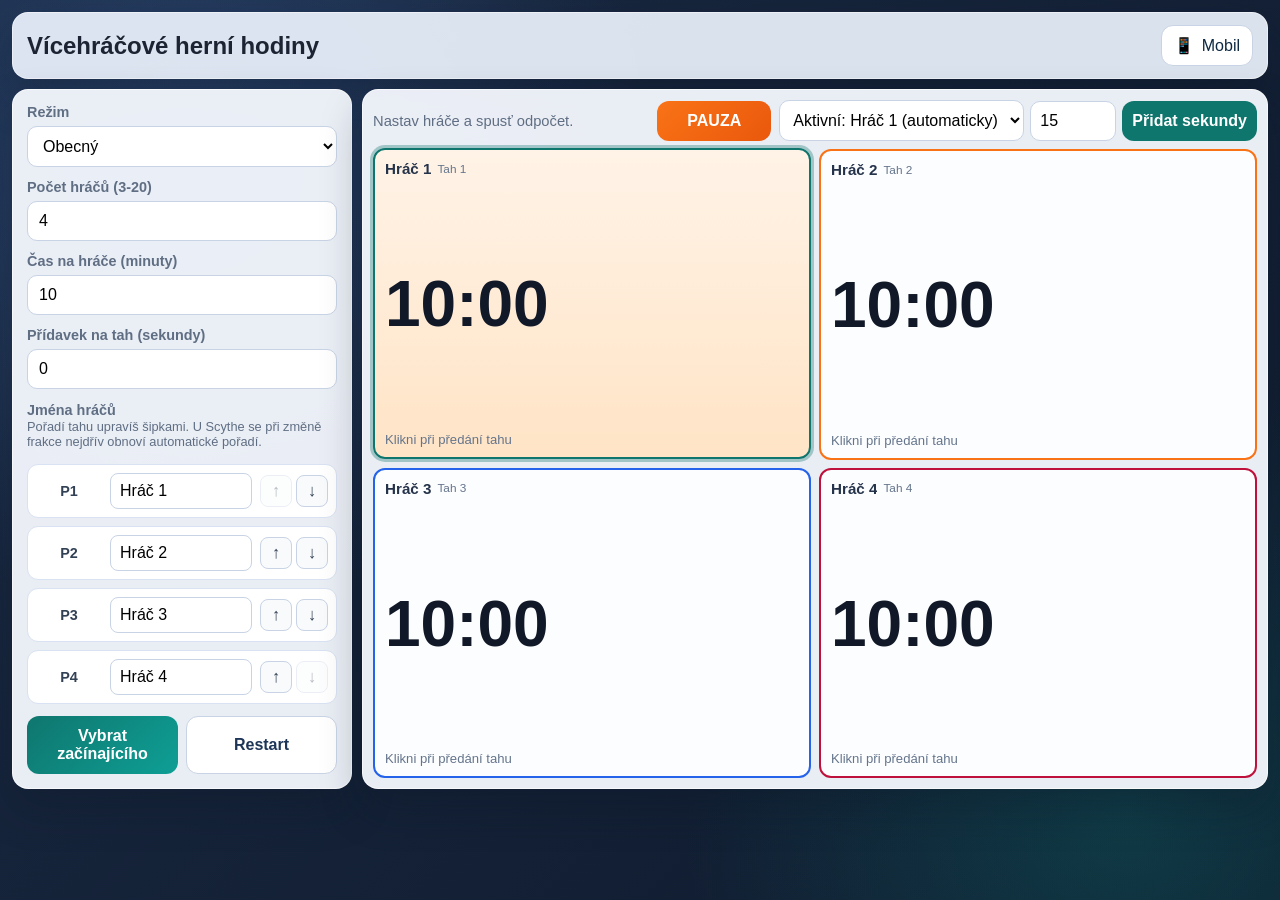
<file: multiClock.html>
<!DOCTYPE html>
<html lang="cs">
<head>
    <meta charset="UTF-8">
    <meta name="viewport" content="width=device-width, initial-scale=1.0">
    <title>Vícehráčové herní hodiny</title>
    <style>
        :root {
            --bg: #1a2a43;
            --bg2: #0f1a2d;
            --panel: rgba(243, 246, 252, 0.96);
            --line: #c8d3e5;
            --text: #1c2433;
            --muted: #5f6e83;
            --accent: #0f766e;
            --accent2: #f97316;
            --danger: #be123c;
            --shadow: 0 20px 42px rgba(10, 20, 35, 0.28);
        }

        * {
            box-sizing: border-box;
        }

        body {
            margin: 0;
            min-height: 100vh;
            font-family: "Segoe UI", Tahoma, sans-serif;
            color: var(--text);
            background:
                radial-gradient(circle at 15% 18%, rgba(80, 132, 212, 0.28), transparent 35%),
                radial-gradient(circle at 88% 90%, rgba(14, 168, 151, 0.22), transparent 32%),
                linear-gradient(135deg, var(--bg), var(--bg2));
        }

        button,
        input,
        select {
            font: inherit;
        }

        button {
            border: 0;
            cursor: pointer;
            border-radius: 12px;
        }

        .app {
            width: min(1320px, calc(100% - 24px));
            margin: 0 auto;
            padding: 12px 0 16px;
        }

        .topbar {
            display: flex;
            align-items: center;
            justify-content: space-between;
            gap: 12px;
            padding: 12px 14px;
            border-radius: 16px;
            background: rgba(236, 243, 253, 0.92);
            border: 1px solid rgba(255, 255, 255, 0.5);
            box-shadow: var(--shadow);
        }

        .topbar h1 {
            margin: 0;
            font-size: clamp(1.05rem, 2.8vw, 1.5rem);
        }

        .mode-toggle {
            display: inline-flex;
            align-items: center;
            gap: 8px;
            padding: 10px 12px;
            color: #0f2942;
            border: 1px solid var(--line);
            background: #fff;
        }

        .layout {
            margin-top: 10px;
            display: grid;
            gap: 10px;
            grid-template-columns: minmax(290px, 340px) minmax(0, 1fr);
        }

        .panel {
            background: var(--panel);
            border: 1px solid rgba(255, 255, 255, 0.65);
            border-radius: 16px;
            box-shadow: var(--shadow);
        }

        .setup {
            padding: 14px;
            display: flex;
            flex-direction: column;
            gap: 12px;
        }

        .field {
            display: flex;
            flex-direction: column;
            gap: 6px;
        }

        .field span {
            font-size: 0.9rem;
            color: var(--muted);
            font-weight: 600;
        }

        .field input {
            width: 100%;
            padding: 10px 11px;
            border: 1px solid var(--line);
            border-radius: 10px;
            background: #fff;
        }

        .field select {
            width: 100%;
            padding: 10px 11px;
            border: 1px solid var(--line);
            border-radius: 10px;
            background: #fff;
        }

        .player-list {
            display: flex;
            flex-direction: column;
            gap: 8px;
        }

        .player-row {
            display: grid;
            grid-template-columns: 66px minmax(0, 1fr) auto;
            gap: 8px;
            align-items: center;
            padding: 8px;
            border: 1px solid #d8e2f2;
            border-radius: 11px;
            background: #fff;
        }

        .player-row strong {
            font-size: 0.9rem;
            color: #334155;
            text-align: center;
        }

        .player-row input {
            padding: 8px 9px;
            border: 1px solid var(--line);
            border-radius: 8px;
            min-width: 0;
        }

        .player-row-scythe {
            grid-template-columns: 58px minmax(0, 1fr) minmax(0, 1fr) auto;
        }

        .order-controls {
            display: grid;
            grid-template-columns: repeat(2, 32px);
            gap: 4px;
        }

        .order-button {
            width: 32px;
            height: 32px;
            padding: 0;
            border: 1px solid var(--line);
            border-radius: 8px;
            background: #f8fafc;
            color: #334155;
            font-size: 1.05rem;
            font-weight: 800;
        }

        .order-button:disabled {
            cursor: default;
            opacity: 0.35;
        }

        .order-help {
            margin: 0 0 7px;
            color: var(--muted);
            font-size: 0.8rem;
        }

        .faction-badge {
            width: 44px;
            height: 44px;
            border-radius: 50%;
            display: inline-flex;
            align-items: center;
            justify-content: center;
            font-weight: 800;
            color: #fff;
            border: 2px solid rgba(255, 255, 255, 0.55);
            background: color-mix(in srgb, var(--badge-color) 78%, #1a1a1a);
        }

        .faction-logo {
            width: 30px;
            height: 30px;
            display: block;
            color: #fff;
            fill: currentColor;
        }

        .card-faction-line {
            display: flex;
            align-items: center;
            gap: 7px;
            min-width: 0;
        }

        .card-faction-logo {
            width: 34px;
            height: 34px;
            flex: 0 0 auto;
            color: var(--player-color);
        }

        .clock-card.active .card-faction-logo {
            color: inherit;
        }

        .actions {
            display: grid;
            grid-template-columns: 1fr 1fr;
            gap: 8px;
        }

        .btn {
            padding: 11px 10px;
            font-weight: 700;
        }

        .btn-start {
            background: linear-gradient(135deg, #0f766e, #0e9f95);
            color: #fff;
        }

        .btn-reset {
            background: #fff;
            color: #1d3557;
            border: 1px solid var(--line);
        }

        .board {
            padding: 10px;
            display: flex;
            flex-direction: column;
            gap: 8px;
            min-height: 72vh;
        }

        .playbar {
            display: grid;
            grid-template-columns: minmax(160px, 1fr) auto minmax(340px, auto);
            gap: 8px;
            align-items: center;
        }

        .status {
            margin: 0;
            color: var(--muted);
            font-size: 0.92rem;
        }

        .btn-control {
            color: #fff;
            background: linear-gradient(135deg, #f97316, #ea580c);
            min-width: 114px;
        }

        .btn-menu {
            display: none;
            color: #fff;
            background: linear-gradient(135deg, #475569, #334155);
            min-width: 114px;
        }

        .desktop-time-tools {
            display: grid;
            grid-template-columns: minmax(120px, 1fr) 86px auto;
            gap: 6px;
            align-items: center;
        }

        .desktop-time-tools select,
        .desktop-time-tools input {
            width: 100%;
            min-width: 0;
            padding: 10px 9px;
            border: 1px solid var(--line);
            border-radius: 10px;
            background: #fff;
        }

        .desktop-time-tools .time-add-button {
            width: auto;
            margin: 0;
            white-space: nowrap;
        }

        .quick-add-button {
            display: none;
            color: #fff;
            background: var(--accent);
        }

        .clock-grid {
            flex: 1;
            display: grid;
            gap: 8px;
            grid-template-columns: repeat(2, minmax(0, 1fr));
            align-content: stretch;
        }

        .clock-card {
            display: flex;
            flex-direction: column;
            justify-content: space-between;
            text-align: left;
            min-height: 190px;
            padding: 10px;
            border: 2px solid #91a4c0;
            border-radius: 12px;
            background: #fcfdff;
            transition: transform 120ms ease, border-color 120ms ease, box-shadow 120ms ease;
        }

        .clock-card.active {
            border-color: var(--accent2);
            background: linear-gradient(180deg, #fff3e7, #ffe4c6);
            box-shadow: 0 0 0 3px rgba(249, 115, 22, 0.27);
            transform: translateY(-1px);
        }

        .clock-card.out {
            opacity: 0.55;
            background: #f1f5f9;
        }

        .clock-card.selecting-start {
            border-style: dashed;
            border-width: 3px;
            background: linear-gradient(180deg, #edfdfa, #d8f5ee);
        }

        .clock-card.selecting-start:hover {
            transform: translateY(-2px);
            box-shadow: 0 0 0 3px rgba(15, 118, 110, 0.2);
        }

        .clock-card.selecting-start .card-hint {
            font-size: 0;
        }

        .clock-card.selecting-start .card-hint::after {
            content: "Klikni: tento hr\00e1\010d za\010d\00edn\00e1";
            font-size: 0.82rem;
        }

        .card-head {
            display: flex;
            justify-content: space-between;
            gap: 6px;
            align-items: center;
        }

        .card-name {
            font-weight: 800;
            font-size: 0.95rem;
            color: #24324a;
            overflow: hidden;
            text-overflow: ellipsis;
            white-space: nowrap;
        }

        .card-order {
            font-size: 0.74rem;
            color: #64748b;
        }

        .card-faction {
            font-size: 0.74rem;
            color: #64748b;
            margin-top: 2px;
            display: block;
        }

        .card-time {
            text-align: center;
            font-size: clamp(2rem, 8.6vw, 4rem);
            font-weight: 900;
            color: #111827;
        }

        .card-hint {
            font-size: 0.82rem;
            color: #64748b;
            text-align: center;
        }

        .drawer {
            position: fixed;
            inset: 0;
            display: none;
            z-index: 60;
            background: rgba(7, 13, 24, 0.48);
        }

        .drawer.open {
            display: block;
        }

        .drawer-card {
            width: min(420px, 100%);
            height: 100%;
            margin-left: auto;
            padding: 14px;
            overflow: auto;
            background: #f7fbff;
            border-left: 1px solid #d5e2f3;
            box-shadow: -16px 0 32px rgba(8, 15, 26, 0.25);
        }

        .drawer-head {
            display: flex;
            justify-content: space-between;
            align-items: center;
            margin-bottom: 8px;
        }

        .drawer-close {
            width: 38px;
            height: 38px;
            border-radius: 50%;
            border: 1px solid #c8d3e5;
            background: #fff;
            font-size: 1.2rem;
        }

        .time-tools {
            padding: 12px;
            margin-bottom: 14px;
            border: 1px solid var(--line);
            border-radius: 12px;
            background: rgba(255, 255, 255, 0.7);
        }

        .time-tools h3,
        .drawer-setup-section h3 {
            margin: 0 0 9px;
            font-size: 1rem;
        }

        .time-row {
            display: grid;
            grid-template-columns: minmax(0, 1fr) 92px;
            gap: 8px;
        }

        .time-row select,
        .time-row input {
            width: 100%;
            min-width: 0;
            padding: 10px;
            border: 1px solid var(--line);
            border-radius: 9px;
            background: #fff;
        }

        .time-add-button {
            width: 100%;
            margin-top: 8px;
            color: #fff;
            background: var(--accent);
        }

        .time-feedback {
            min-height: 1.2em;
            margin: 7px 0 0;
            color: var(--muted);
            font-size: 0.82rem;
        }

        .drawer-setup-section {
            display: none;
        }

        .hidden {
            display: none !important;
        }

        .mobile-view .app {
            width: min(460px, 100%);
        }

        .mobile-view .layout {
            grid-template-columns: 1fr;
        }

        .mobile-view .board {
            min-height: 62vh;
        }

        .mobile-view .btn-menu {
            display: block;
        }

        .mobile-view .desktop-time-tools {
            display: none;
        }

        .mobile-running .quick-add-button {
            display: block;
        }

        .mobile-running .app {
            width: 100%;
            padding: 6px 0 0;
        }

        .mobile-running .topbar {
            border-radius: 0;
            border-left: 0;
            border-right: 0;
        }

        .mobile-running .layout {
            grid-template-columns: 1fr;
            margin-top: 0;
        }

        .mobile-running .setup {
            display: none;
        }

        .mobile-running .drawer .setup {
            display: flex;
            border: 0;
            border-radius: 0;
            box-shadow: none;
            background: transparent;
        }

        .mobile-running .drawer-setup-section {
            display: block;
        }

        .mobile-running .board {
            min-height: calc(100dvh - 74px);
            border-radius: 0;
            border-left: 0;
            border-right: 0;
            padding: 6px 4px 6px;
        }

        .mobile-running .playbar {
            grid-template-columns: 1fr 1fr 1fr;
            gap: 5px;
        }

        .mobile-running .playbar .status {
            display: none;
        }

        .mobile-running .btn-control,
        .mobile-running .btn-menu,
        .mobile-running .quick-add-button {
            min-width: 0;
            width: 100%;
            padding: 10px 4px;
            border-radius: 10px;
            font-size: 0.9rem;
        }

        .mobile-running .clock-grid {
            gap: 5px;
        }

        .mobile-running .clock-card {
            min-height: clamp(105px, calc((100dvh - 132px) / var(--clock-rows, 2)), 240px);
            padding: 7px;
            border-radius: 10px;
        }

        .mobile-running .card-time {
            font-size: clamp(2.1rem, 11vw, 3.2rem);
        }

        .mobile-running .card-hint {
            display: none;
        }

        .mobile-running.many-clocks .card-order,
        .mobile-running.many-clocks .card-faction {
            display: none;
        }

        .mobile-running.many-clocks .card-faction-logo {
            width: 22px;
            height: 22px;
        }

        .mobile-running.many-clocks .card-name {
            font-size: 0.72rem;
        }

        .mobile-running.many-clocks .card-time {
            font-size: clamp(1.45rem, 8vw, 2.35rem);
        }

        .mode-scythe {
            --bg: #6f6d6c;
            --bg2: #4a3a31;
            --panel: rgba(224, 215, 199, 0.93);
            --line: rgba(58, 44, 35, 0.2);
            --text: #1d1713;
            --muted: #5f5348;
            --accent: #8b5e3c;
            --accent2: #9b6b45;
        }

        .mode-scythe .topbar,
        .mode-scythe .panel,
        .mode-scythe .drawer-card {
            background: linear-gradient(180deg, rgba(224, 215, 199, 0.96), rgba(197, 184, 165, 0.93));
            border-color: rgba(255, 255, 255, 0.3);
        }

        .mode-scythe .btn-start,
        .mode-scythe .btn-control {
            background: linear-gradient(135deg, #9b6b45, #69442a);
        }

        .mode-scythe .btn-menu {
            background: linear-gradient(135deg, #7b5a3d, #59402b);
        }

        .mode-scythe .clock-card {
            background: color-mix(in srgb, var(--player-color) 10%, #efe6d8);
            border-color: color-mix(in srgb, var(--player-color) 86%, #e4d2bd);
            color: color-mix(in srgb, var(--player-color) 70%, #2d241d);
        }

        .mode-scythe .clock-card.active {
            background: color-mix(in srgb, var(--player-color) 80%, #3a2d22);
            color: #f4ecdf;
            box-shadow: 0 0 0 3px rgba(42, 26, 14, 0.25);
        }

        .mode-scythe .clock-card.selecting-start {
            background: color-mix(in srgb, var(--player-color) 28%, #efe6d8);
        }

        .mode-scythe .clock-card.active .card-faction,
        .mode-scythe .clock-card.active .card-order,
        .mode-scythe .clock-card.active .card-hint,
        .mode-scythe .clock-card.active .card-time {
            color: inherit;
        }

        @media (max-width: 1024px) {
            .layout {
                grid-template-columns: 1fr;
            }

            .playbar {
                grid-template-columns: 1fr auto;
            }

            .desktop-time-tools {
                grid-column: 1 / -1;
            }

            .board {
                min-height: 62vh;
            }
        }

        @media (max-width: 580px) {
            .app {
                width: 100%;
            }

            .topbar {
                border-radius: 0;
                border-left: 0;
                border-right: 0;
            }

            .panel {
                border-radius: 0;
                border-left: 0;
                border-right: 0;
            }

            .clock-card {
                min-height: 150px;
            }
        }
    </style>
</head>
<body>
    <div id="appRoot" class="app-root">
        <div class="app">
            <header class="topbar">
                <h1>Vícehráčové herní hodiny</h1>
                <button id="modeToggle" class="mode-toggle" type="button" aria-label="Přepnout desktop nebo mobilní rozhraní">
                    <span id="modeIcon">📱</span>
                    <span id="modeLabel">Mobil</span>
                </button>
            </header>

            <main class="layout">
                <section id="setupPanel" class="panel setup">
                    <div class="field">
                        <span>Režim</span>
                        <select id="gameMode">
                            <option value="generic">Obecný</option>
                            <option value="scythe">Scythe</option>
                        </select>
                    </div>
                    <div class="field">
                        <span id="playerCountLabel">Počet hráčů (3-20)</span>
                        <input id="playerCount" type="number" min="3" max="20" value="4">
                    </div>
                    <div class="field">
                        <span>Čas na hráče (minuty)</span>
                        <input id="startMinutes" type="number" min="1" value="10">
                    </div>
                    <div class="field">
                        <span>Přídavek na tah (sekundy)</span>
                        <input id="incrementSeconds" type="number" min="0" value="0">
                    </div>

                    <div>
                        <span style="font-size:0.9rem;color:#5f6e83;font-weight:600;">Jména hráčů</span>
                        <div id="playerList" class="player-list"></div>
                    </div>

                    <div class="actions">
                        <button id="startButton" class="btn btn-start" type="button">Vybrat za&#269;&#237;naj&#237;c&#237;ho</button>
                        <button id="resetButton" class="btn btn-reset" type="button">Restart</button>
                    </div>
                </section>

                <section class="panel board">
                    <div class="playbar">
                        <p id="statusText" class="status">Nastav hráče a spusť odpočet.</p>
                        <button id="pauseButton" class="btn btn-control" type="button" disabled>PAUZA</button>
                        <div class="desktop-time-tools" aria-label="Jednorázové přidání času">
                            <select id="desktopTimePlayerSelect" aria-label="Hráč, kterému se přidá čas"></select>
                            <input id="desktopTimeAmount" type="number" min="1" step="1" value="15" aria-label="Počet sekund">
                            <button id="desktopAddTimeButton" class="btn time-add-button" type="button">Přidat sekundy</button>
                        </div>
                        <button id="menuButton" class="btn btn-menu" type="button">MENU</button>
                        <button id="quickAddButton" class="btn quick-add-button" type="button">Přidat 15 sekund</button>
                    </div>

                    <div id="clockGrid" class="clock-grid"></div>
                </section>
            </main>
        </div>

        <aside id="drawer" class="drawer" aria-hidden="true">
            <div class="drawer-card">
                <div class="drawer-head">
                    <h2 style="margin:0;font-size:1.12rem;">Menu</h2>
                    <button id="closeDrawer" class="drawer-close" type="button" aria-label="Zavřít menu">×</button>
                </div>
                <section class="time-tools" aria-labelledby="timeToolsTitle">
                    <h3 id="timeToolsTitle">Jednorázově přidat čas</h3>
                    <div class="time-row">
                        <select id="timePlayerSelect" aria-label="Hráč, kterému se přidá čas"></select>
                        <input id="timeAmount" type="number" min="1" step="1" value="15" aria-label="Počet sekund">
                    </div>
                    <button id="addTimeButton" class="btn time-add-button" type="button">Přidat sekundy</button>
                    <p id="timeFeedback" class="time-feedback" aria-live="polite"></p>
                </section>
                <section class="drawer-setup-section">
                    <h3>Nastavení partie</h3>
                    <div id="drawerSetupHost"></div>
                </section>
            </div>
        </aside>
    </div>

    <script>
        const STORAGE_KEY = "multiclock-unified-v2";
        const playerColors = [
            "#0f766e", "#f97316", "#2563eb", "#be123c", "#9333ea",
            "#16a34a", "#0891b2", "#ca8a04", "#db2777", "#4f46e5",
            "#15803d", "#c2410c", "#0369a1", "#a21caf", "#65a30d",
            "#b91c1c", "#0e7490", "#7c3aed", "#a16207", "#047857"
        ];
        const scytheFactions = [
            { id: "rusviet", name: "Rusviet", color: "#d62b24", mark: "RS" },
            { id: "nordic", name: "Nordic", color: "#2f57b8", mark: "ND" },
            { id: "crimea", name: "Crimea", color: "#e4ad00", mark: "CR" },
            { id: "saxony", name: "Saxony", color: "#202020", mark: "SX" },
            { id: "polania", name: "Polania", color: "#c83a32", mark: "PL" },
            { id: "albion", name: "Albion", color: "#4f6d2a", mark: "AL" },
            { id: "togawa", name: "Togawa", color: "#7a4db2", mark: "TG" },
            { id: "vesna", name: "Vesna", color: "#35bdb9", mark: "VS" },
            { id: "fenris", name: "Fenris", color: "#ef8218", mark: "FN" }
        ];

        const factionLogoShapes = {
            rusviet: "<path d=\"M24 3l5.2 13.1 14.1.9-10.9 9 3.5 13.7L24 32 12.1 39.7 15.6 26 4.7 17l14.1-.9z\"/>",
            nordic: "<path d=\"M18 4h12v8h6v9h-9v19h-6V21h-9v-9h6zm-3 10v5h18v-5z\"/>",
            crimea: "<path d=\"M8 34c5-2 7-7 9-13l-5-5 8-1 5-8 4 8 9 3-6 6 5 12-10-6-8 9z\"/>",
            saxony: "<path d=\"M8 10l10 5 6-10 6 10 10-5-3 20-13 12L11 30zm11 13l5 6 5-6-5-3z\"/>",
            polania: "<path d=\"M13 19a5 5 0 1 0 0-10 5 5 0 0 0 0 10zm11-7a5 5 0 1 0 0-10 5 5 0 0 0 0 10zm11 7a5 5 0 1 0 0-10 5 5 0 0 0 0 10zM24 17c-8 0-14 8-14 16 0 7 6 10 14 6 8 4 14 1 14-6 0-8-6-16-14-16z\"/>",
            albion: "<path d=\"M5 29c3-10 10-16 20-16l7-7 1 9c6 3 10 8 10 14l-8 1-4 10h-5l1-9H16l-2 9H9l1-11zm28-7a2 2 0 1 0 0 .1z\"/>",
            togawa: "<path d=\"M24 5a9 9 0 0 1 8 13l8 5-8 5a9 9 0 0 1-16 0l-8-5 8-5A9 9 0 0 1 24 5zm0 6a3 3 0 1 0 0 6 3 3 0 0 0 0-6zm-9 12l6 4-3 7zm18 0l-3 11-3-7z\"/>",
            vesna: "<path d=\"M6 8l12 7 6-10 6 10 12-7-5 25-13 10-13-10zm10 15l8 11 8-11-8 5z\"/>",
            fenris: "<path d=\"M9 20C9 9 16 4 24 4s15 5 15 16c0 7-3 11-7 14v9h-5v-7h-6v7h-5v-9c-4-3-7-7-7-14zm8-2a4 4 0 1 0 0 8 4 4 0 0 0 0-8zm14 0a4 4 0 1 0 0 8 4 4 0 0 0 0-8zM24 27l-4 6h8z\"/>"
        };

        const state = {
            gameMode: "generic",
            playerCount: 4,
            startMinutes: 10,
            incrementSeconds: 0,
            players: [],
            activeIndex: 0,
            running: false,
            paused: true,
            mobileView: false,
            menuOpen: false,
            quickAddSeconds: 15,
            quickAddTargetId: null,
            selectingFirstPlayer: false,
            timerId: null,
            lastTickAt: null
        };

        const ui = {
            root: document.getElementById("appRoot"),
            app: document.querySelector(".app"),
            setupPanel: document.getElementById("setupPanel"),
            gameMode: document.getElementById("gameMode"),
            playerCount: document.getElementById("playerCount"),
            playerCountLabel: document.getElementById("playerCountLabel"),
            startMinutes: document.getElementById("startMinutes"),
            incrementSeconds: document.getElementById("incrementSeconds"),
            playerList: document.getElementById("playerList"),
            startButton: document.getElementById("startButton"),
            resetButton: document.getElementById("resetButton"),
            pauseButton: document.getElementById("pauseButton"),
            menuButton: document.getElementById("menuButton"),
            quickAddButton: document.getElementById("quickAddButton"),
            desktopTimePlayerSelect: document.getElementById("desktopTimePlayerSelect"),
            desktopTimeAmount: document.getElementById("desktopTimeAmount"),
            desktopAddTimeButton: document.getElementById("desktopAddTimeButton"),
            closeDrawer: document.getElementById("closeDrawer"),
            drawer: document.getElementById("drawer"),
            drawerSetupHost: document.getElementById("drawerSetupHost"),
            timePlayerSelect: document.getElementById("timePlayerSelect"),
            timeAmount: document.getElementById("timeAmount"),
            addTimeButton: document.getElementById("addTimeButton"),
            timeFeedback: document.getElementById("timeFeedback"),
            modeToggle: document.getElementById("modeToggle"),
            modeLabel: document.getElementById("modeLabel"),
            modeIcon: document.getElementById("modeIcon"),
            statusText: document.getElementById("statusText"),
            clockGrid: document.getElementById("clockGrid")
        };

        function clamp(value, min, max) {
            return Math.max(min, Math.min(max, value));
        }

        function getFactionById(id) {
            return scytheFactions.find((f) => f.id === id) ?? scytheFactions[0];
        }

        function getMaxPlayers(mode = state.gameMode) {
            return mode === "scythe" ? 8 : 20;
        }

        function factionLogo(faction, className = "faction-logo") {
            return "<svg class=\"" + className + "\" viewBox=\"0 0 48 48\" role=\"img\" aria-label=\"Logo "
                + faction.name + "\">" + factionLogoShapes[faction.id] + "</svg>";
        }

        function syncPlayerLimit() {
            const maxPlayers = getMaxPlayers();
            ui.playerCount.max = String(maxPlayers);
            ui.playerCountLabel.textContent = "Počet hráčů (3-" + maxPlayers + ")";
        }

        function createPlayer(index, existing = null) {
            if (state.gameMode === "scythe") {
                const faction = getFactionById(existing?.factionId ?? scytheFactions[index % scytheFactions.length].id);
                return {
                    id: existing?.id ?? crypto.randomUUID(),
                    name: existing?.name ?? faction.name,
                    seconds: Math.max(0, Number(existing?.seconds ?? state.startMinutes * 60)),
                    out: Boolean(existing?.out),
                    color: faction.color,
                    factionId: faction.id
                };
            }

            return {
                id: existing?.id ?? crypto.randomUUID(),
                name: existing?.name ?? "Hráč " + (index + 1),
                seconds: Math.max(0, Number(existing?.seconds ?? state.startMinutes * 60)),
                out: Boolean(existing?.out),
                color: existing?.color ?? playerColors[index % playerColors.length],
                factionId: null
            };
        }

        function setPlayerFaction(player, faction) {
            const previousFaction = player.factionId ? getFactionById(player.factionId) : null;
            const hadAutomaticName = !player.name || (previousFaction && player.name === previousFaction.name);
            player.factionId = faction.id;
            player.color = faction.color;
            if (hadAutomaticName) {
                player.name = faction.name;
            }
        }

        function sortPlayersByFaction(activePlayerId = state.players[state.activeIndex]?.id) {
            state.players.sort((a, b) => {
                const aOrder = scytheFactions.findIndex((f) => f.id === a.factionId);
                const bOrder = scytheFactions.findIndex((f) => f.id === b.factionId);
                return aOrder - bOrder;
            });
            const activePosition = state.players.findIndex((player) => player.id === activePlayerId);
            state.activeIndex = activePosition >= 0 ? activePosition : 0;
        }

        function normalizeScythePlayers(activePlayerId = state.players[state.activeIndex]?.id, sortByFaction = false) {
            if (state.gameMode !== "scythe") {
                return;
            }

            const used = new Set();
            state.players.forEach((player) => {
                let faction = scytheFactions.find((item) => item.id === player.factionId);
                if (!faction || used.has(faction.id)) {
                    faction = scytheFactions.find((item) => !used.has(item.id));
                }
                if (faction) {
                    setPlayerFaction(player, faction);
                    used.add(faction.id);
                }
            });
            if (sortByFaction) {
                sortPlayersByFaction(activePlayerId);
            }
        }

        function chooseFaction(playerId, factionId) {
            const activePlayerId = state.players[state.activeIndex]?.id;
            const player = state.players.find((item) => item.id === playerId);
            const faction = scytheFactions.find((item) => item.id === factionId);
            if (!player || !faction) {
                return;
            }

            const previousOwner = state.players.find((item) => item.id !== playerId && item.factionId === factionId);
            setPlayerFaction(player, faction);

            if (previousOwner) {
                const occupied = new Set(
                    state.players
                        .filter((item) => item.id !== previousOwner.id)
                        .map((item) => item.factionId)
                );
                const replacement = scytheFactions.find((item) => !occupied.has(item.id));
                if (replacement) {
                    setPlayerFaction(previousOwner, replacement);
                }
            }

            normalizeScythePlayers(activePlayerId, true);
        }

        function persistState() {
            const payload = {
                gameMode: state.gameMode,
                playerCount: state.playerCount,
                startMinutes: state.startMinutes,
                incrementSeconds: state.incrementSeconds,
                players: state.players,
                activeIndex: state.activeIndex,
                running: state.running,
                paused: state.paused,
                mobileView: state.mobileView,
                menuOpen: state.menuOpen,
                quickAddSeconds: state.quickAddSeconds,
                quickAddTargetId: state.quickAddTargetId,
                selectingFirstPlayer: state.selectingFirstPlayer,
                lastTickAt: state.running && !state.paused ? Date.now() : null
            };
            localStorage.setItem(STORAGE_KEY, JSON.stringify(payload));
        }

        function restoreState() {
            const raw = localStorage.getItem(STORAGE_KEY);
            if (!raw) {
                return;
            }

            try {
                const parsed = JSON.parse(raw);
                state.gameMode = parsed.gameMode === "scythe" ? "scythe" : "generic";
                state.playerCount = clamp(Number(parsed.playerCount) || 4, 3, getMaxPlayers(state.gameMode));
                state.startMinutes = Math.max(1, Number(parsed.startMinutes) || 10);
                state.incrementSeconds = Math.max(0, Number(parsed.incrementSeconds) || 0);
                state.players = Array.from({ length: state.playerCount }, (_, i) => createPlayer(i, parsed.players?.[i] ?? null));
                state.activeIndex = clamp(Number(parsed.activeIndex) || 0, 0, state.playerCount - 1);
                state.running = Boolean(parsed.running);
                state.paused = Boolean(parsed.paused);
                state.mobileView = Boolean(parsed.mobileView);
                state.menuOpen = Boolean(parsed.menuOpen);
                state.quickAddSeconds = Math.max(1, Math.floor(Number(parsed.quickAddSeconds) || 15));
                state.quickAddTargetId = typeof parsed.quickAddTargetId === "string" ? parsed.quickAddTargetId : null;
                state.selectingFirstPlayer = Boolean(parsed.selectingFirstPlayer) && !state.running;
                state.lastTickAt = typeof parsed.lastTickAt === "number" ? parsed.lastTickAt : null;
                normalizeScythePlayers(state.players[state.activeIndex]?.id);
                if (!state.players.some((player) => player.id === state.quickAddTargetId)) {
                    state.quickAddTargetId = null;
                }
            } catch {
                localStorage.removeItem(STORAGE_KEY);
            }
        }

        function formatTime(totalSeconds) {
            const safe = Math.max(0, totalSeconds);
            const m = Math.floor(safe / 60);
            const s = safe % 60;
            return String(m) + ":" + String(s).padStart(2, "0");
        }

        function orderControls(player, index) {
            return "<div class=\"order-controls\" aria-label=\"Upravit pořadí hráče\">"
                + "<button class=\"order-button\" type=\"button\" data-move-player=\"" + player.id
                + "\" data-move-direction=\"-1\" title=\"Posunout dříve\" aria-label=\"Posunout dříve\""
                + (index === 0 ? " disabled" : "") + ">↑</button>"
                + "<button class=\"order-button\" type=\"button\" data-move-player=\"" + player.id
                + "\" data-move-direction=\"1\" title=\"Posunout později\" aria-label=\"Posunout později\""
                + (index === state.players.length - 1 ? " disabled" : "") + ">↓</button>"
                + "</div>";
        }

        function renderPlayerInputs() {
            ui.playerList.innerHTML = "";
            const orderHelp = document.createElement("p");
            orderHelp.className = "order-help";
            orderHelp.textContent = "Pořadí tahu upravíš šipkami. U Scythe se při změně frakce nejdřív obnoví automatické pořadí.";
            ui.playerList.appendChild(orderHelp);
            state.players.forEach((player, index) => {
                const row = document.createElement("div");
                const safeName = player.name.replace(/\"/g, "&quot;");
                if (state.gameMode === "scythe") {
                    const factionOptions = scytheFactions
                        .map((f) => "<option value=\"" + f.id + "\"" + (f.id === player.factionId ? " selected" : "") + ">" + f.name + "</option>")
                        .join("");
                    const faction = getFactionById(player.factionId);
                    row.className = "player-row player-row-scythe";
                    row.innerHTML = "<span class=\"faction-badge\" style=\"--badge-color:" + player.color + "\">" + factionLogo(faction) + "</span>"
                        + "<input type=\"text\" data-player-name=\"" + player.id + "\" value=\"" + safeName + "\">"
                        + "<select data-player-faction=\"" + player.id + "\">" + factionOptions + "</select>"
                        + orderControls(player, index);
                } else {
                    row.className = "player-row";
                    row.innerHTML = "<strong>P" + (index + 1) + "</strong><input type=\"text\" data-player-name=\"" + player.id + "\" value=\"" + safeName + "\">"
                        + orderControls(player, index);
                }
                ui.playerList.appendChild(row);
            });
        }

        function renderClocks() {
            ui.clockGrid.innerHTML = "";

            state.players.forEach((player, index) => {
                const card = document.createElement("button");
                card.type = "button";
                const selectingStart = state.selectingFirstPlayer && !state.running;
                card.className = "clock-card" + (player.out ? " out" : "")
                    + (index === state.activeIndex && !player.out && !selectingStart ? " active" : "")
                    + (selectingStart ? " selecting-start" : "");
                card.style.borderColor = player.color;
                card.style.setProperty("--player-color", player.color);
                if (index === state.activeIndex && !player.out && !selectingStart) {
                    card.style.boxShadow = "0 0 0 3px " + player.color + "55";
                }

                const faction = player.factionId ? getFactionById(player.factionId) : null;
                const playerHeading = faction
                    ? "<span class=\"card-faction-line\">" + factionLogo(faction, "faction-logo card-faction-logo")
                        + "<span class=\"card-name\">" + player.name + "<span class=\"card-faction\">" + faction.name + "</span></span></span>"
                    : "<span class=\"card-name\">" + player.name + "</span>";

                card.innerHTML = [
                    "<div class=\"card-head\">" + playerHeading + "<span class=\"card-order\">Tah " + (index + 1) + "</span></div>",
                    "<div class=\"card-time\">" + formatTime(player.seconds) + "</div>",
                    "<div class=\"card-hint\">" + (player.out ? "Čas vypršel" : "Klikni při předání tahu") + "</div>"
                ].join("");

                if (player.out) {
                    card.disabled = true;
                }

                card.addEventListener("click", () => onClockTap(index));
                ui.clockGrid.appendChild(card);
            });

            updateGridColumns();
        }

        function updateGridColumns() {
            const count = state.playerCount;
            const mobileRunning = state.mobileView && state.running;

            if (mobileRunning) {
                const columns = count <= 4 ? 2 : count <= 9 ? 3 : 4;
                ui.clockGrid.style.gridTemplateColumns = "repeat(" + columns + ", minmax(0, 1fr))";
                ui.clockGrid.style.setProperty("--clock-rows", String(Math.ceil(count / columns)));
                return;
            }

            const columns = count === 3 ? 3 : Math.min(5, Math.ceil(Math.sqrt(count)));
            ui.clockGrid.style.gridTemplateColumns = "repeat(" + columns + ", minmax(0, 1fr))";
            ui.clockGrid.style.removeProperty("--clock-rows");
        }

        function remainingPlayers() {
            return state.players.filter((p) => !p.out).length;
        }

        function nextActive() {
            if (remainingPlayers() <= 1) {
                state.paused = true;
                stopTimer();
                const winner = state.players.findIndex((p) => !p.out);
                state.activeIndex = winner >= 0 ? winner : 0;
                syncTimeControls();
                return;
            }

            let next = state.activeIndex;
            do {
                next = (next + 1) % state.players.length;
            } while (state.players[next].out);
            state.activeIndex = next;
            syncTimeControls();
        }

        function syncStatus() {
            if (state.selectingFirstPlayer && !state.running) {
                ui.statusText.textContent = "Vyber hr\u00e1\u010de, kter\u00fd za\u010d\u00edn\u00e1 \u2014 klikni na jeho dla\u017edici.";
                ui.pauseButton.disabled = true;
                ui.pauseButton.textContent = "PAUZA";
                persistState();
                return;
            }

            if (!state.running) {
                ui.statusText.textContent = "Nastav hráče a spusť odpočet.";
                ui.pauseButton.disabled = true;
                ui.pauseButton.textContent = "PAUZA";
                persistState();
                return;
            }

            const active = state.players[state.activeIndex];
            const alive = remainingPlayers();
            if (alive <= 1) {
                ui.pauseButton.disabled = true;
                ui.statusText.textContent = active ? "Vítězí " + active.name + "." : "Konec hry.";
                persistState();
                return;
            }

            ui.pauseButton.disabled = false;
            ui.pauseButton.textContent = state.paused ? "POKRAČOVAT" : "PAUZA";
            ui.statusText.textContent = state.paused
                ? "Pozastaveno. Na tahu: " + active.name
                : "Na tahu: " + active.name + " (klikni na jeho dlaždici)";
            persistState();
        }

        function stopTimer() {
            if (state.timerId) {
                clearInterval(state.timerId);
                state.timerId = null;
            }
        }

        function applyElapsedTime() {
            if (!state.running || state.paused || !state.lastTickAt) {
                return;
            }

            const elapsed = Math.floor((Date.now() - state.lastTickAt) / 1000);
            if (elapsed <= 0) {
                return;
            }

            let left = elapsed;
            while (left > 0 && remainingPlayers() > 1) {
                const active = state.players[state.activeIndex];
                if (!active || active.out) {
                    nextActive();
                    continue;
                }

                if (active.seconds > left) {
                    active.seconds -= left;
                    left = 0;
                } else {
                    left -= active.seconds;
                    active.seconds = 0;
                    active.out = true;
                    nextActive();
                }
            }

            state.lastTickAt = Date.now();
        }

        function startTimer() {
            stopTimer();
            state.lastTickAt = Date.now();

            state.timerId = setInterval(() => {
                if (!state.running || state.paused) {
                    return;
                }

                const active = state.players[state.activeIndex];
                if (!active || active.out) {
                    return;
                }

                active.seconds -= 1;
                state.lastTickAt = Date.now();

                if (active.seconds <= 0) {
                    active.seconds = 0;
                    active.out = true;
                    nextActive();
                }

                renderClocks();
                syncStatus();
            }, 1000);
        }

        function onClockTap(index) {
            if (state.selectingFirstPlayer && !state.running) {
                startWithFirstPlayer(index);
                return;
            }

            if (!state.running || state.paused || index !== state.activeIndex) {
                return;
            }

            const active = state.players[state.activeIndex];
            if (!active || active.out) {
                return;
            }

            active.seconds += state.incrementSeconds;
            nextActive();
            renderClocks();
            syncStatus();
        }

        function syncLayout() {
            const mobileRunning = state.mobileView && state.running;
            if (!state.mobileView) {
                state.menuOpen = false;
            }
            document.body.classList.toggle("mobile-view", state.mobileView);
            document.body.classList.toggle("mobile-running", mobileRunning);
            document.body.classList.toggle("many-clocks", state.playerCount > 9);
            document.body.classList.toggle("mode-scythe", state.gameMode === "scythe");
            ui.modeLabel.textContent = state.mobileView ? "Desktop" : "Mobil";
            ui.modeIcon.textContent = state.mobileView ? "🖥️" : "📱";
            ui.menuButton.textContent = state.menuOpen ? "ZAVŘÍT" : "MENU";
            syncPlayerLimit();
            syncTimeControls();

            if (!mobileRunning) {
                if (!ui.setupPanel.parentElement.classList.contains("layout")) {
                    document.querySelector(".layout").insertBefore(ui.setupPanel, document.querySelector(".board"));
                }
                ui.setupPanel.classList.remove("hidden");
            }

            if (state.menuOpen) {
                openDrawer();
            } else {
                closeDrawer();
            }

            renderClocks();
            syncStatus();
        }

        function openDrawer() {
            ui.drawer.classList.add("open");
            ui.drawer.setAttribute("aria-hidden", "false");
            populateTimeMenu();
            if (state.mobileView && state.running && !ui.drawerSetupHost.contains(ui.setupPanel)) {
                ui.drawerSetupHost.appendChild(ui.setupPanel);
            }
            ui.setupPanel.classList.remove("hidden");
        }

        function closeDrawer() {
            ui.drawer.classList.remove("open");
            ui.drawer.setAttribute("aria-hidden", "true");
            if (ui.drawerSetupHost.contains(ui.setupPanel)) {
                document.querySelector(".layout").insertBefore(ui.setupPanel, document.querySelector(".board"));
            }
        }

        function movePlayer(playerId, direction) {
            const index = state.players.findIndex((player) => player.id === playerId);
            const destination = index + direction;
            if (index < 0 || destination < 0 || destination >= state.players.length) {
                return;
            }

            const activePlayerId = state.players[state.activeIndex]?.id;
            [state.players[index], state.players[destination]] = [state.players[destination], state.players[index]];
            const activeIndex = state.players.findIndex((player) => player.id === activePlayerId);
            state.activeIndex = activeIndex >= 0 ? activeIndex : 0;
            renderPlayerInputs();
            syncLayout();
            persistState();
        }

        function rebuildPlayers() {
            const activePlayerId = state.players[state.activeIndex]?.id;
            const old = state.players.slice();
            state.players = Array.from({ length: state.playerCount }, (_, i) => createPlayer(i, old[i] ?? null));
            state.activeIndex = clamp(state.activeIndex, 0, state.playerCount - 1);
            normalizeScythePlayers(activePlayerId);
        }

        function readSetupFromInputs() {
            state.gameMode = ui.gameMode.value === "scythe" ? "scythe" : "generic";
            state.playerCount = clamp(Number(ui.playerCount.value) || 4, 3, getMaxPlayers());
            state.startMinutes = Math.max(1, Number(ui.startMinutes.value) || 10);
            state.incrementSeconds = Math.max(0, Number(ui.incrementSeconds.value) || 0);
            syncPlayerLimit();
            ui.gameMode.value = state.gameMode;
            ui.playerCount.value = String(state.playerCount);
            ui.startMinutes.value = String(state.startMinutes);
            ui.incrementSeconds.value = String(state.incrementSeconds);
        }

        function getQuickAddPlayer() {
            return state.players.find((player) => player.id === state.quickAddTargetId)
                ?? state.players[state.activeIndex]
                ?? state.players[0]
                ?? null;
        }

        function timeTargetOptions() {
            const activePlayer = state.players[state.activeIndex];
            const automaticLabel = activePlayer ? "Aktivní: " + activePlayer.name : "Aktivní hráč";
            return "<option value=\"\">" + automaticLabel + " (automaticky)</option>"
                + state.players
                    .map((player) => "<option value=\"" + player.id + "\">" + player.name + "</option>")
                    .join("");
        }

        function syncTimeControls(clearFeedback = false) {
            if (state.quickAddTargetId && !state.players.some((player) => player.id === state.quickAddTargetId)) {
                state.quickAddTargetId = null;
            }
            const options = timeTargetOptions();
            const targetValue = state.quickAddTargetId ?? "";
            [ui.timePlayerSelect, ui.desktopTimePlayerSelect].forEach((select) => {
                select.innerHTML = options;
                select.value = targetValue;
            });
            [ui.timeAmount, ui.desktopTimeAmount].forEach((input) => {
                input.value = String(state.quickAddSeconds);
            });
            ui.quickAddButton.textContent = "Přidat " + state.quickAddSeconds + " sekund";
            if (clearFeedback) {
                ui.timeFeedback.textContent = "";
            }
        }

        function populateTimeMenu() {
            syncTimeControls(true);
        }

        function updateTimeConfiguration(targetId, seconds) {
            state.quickAddTargetId = state.players.some((player) => player.id === targetId) ? targetId : null;
            state.quickAddSeconds = Math.max(1, Math.floor(Number(seconds) || 15));
            syncTimeControls();
            persistState();
        }

        function addConfiguredTime(feedbackElement = null) {
            const player = getQuickAddPlayer();
            const seconds = state.quickAddSeconds;
            if (!player) {
                return;
            }

            player.seconds += seconds;
            player.out = false;
            if (feedbackElement) {
                feedbackElement.textContent = player.name + ": přidáno " + seconds + " s.";
            }
            renderClocks();
            syncStatus();
        }

        function addTimeFromMenu() {
            updateTimeConfiguration(ui.timePlayerSelect.value, ui.timeAmount.value);
            addConfiguredTime(ui.timeFeedback);
        }

        function addTimeFromDesktop() {
            updateTimeConfiguration(ui.desktopTimePlayerSelect.value, ui.desktopTimeAmount.value);
            addConfiguredTime();
        }

        function startGame() {
            stopTimer();
            readSetupFromInputs();
            rebuildPlayers();
            state.players.forEach((p) => {
                p.seconds = state.startMinutes * 60;
                p.out = false;
            });

            state.activeIndex = 0;
            state.running = false;
            state.paused = true;
            state.selectingFirstPlayer = true;
            state.lastTickAt = null;
            state.menuOpen = false;

            syncLayout();
        }

        function startWithFirstPlayer(index) {
            const player = state.players[index];
            if (!player || player.out || !state.selectingFirstPlayer) {
                return;
            }

            state.activeIndex = index;
            state.selectingFirstPlayer = false;
            state.running = true;
            state.paused = false;
            state.lastTickAt = Date.now();
            state.menuOpen = false;
            syncLayout();
            startTimer();
        }

        function resetGame() {
            const retainedMode = state.gameMode;
            stopTimer();
            state.playerCount = 4;
            state.gameMode = retainedMode;
            state.startMinutes = 10;
            state.incrementSeconds = 0;
            state.activeIndex = 0;
            state.running = false;
            state.paused = true;
            state.selectingFirstPlayer = false;
            state.menuOpen = false;
            state.quickAddTargetId = null;
            state.lastTickAt = null;
            ui.gameMode.value = retainedMode;
            ui.playerCount.value = "4";
            ui.startMinutes.value = "10";
            ui.incrementSeconds.value = "0";
            rebuildPlayers();
            state.players.forEach((player) => {
                player.seconds = state.startMinutes * 60;
                player.out = false;
            });
            renderPlayerInputs();
            syncLayout();
            persistState();
        }

        function bindEvents() {
            ui.gameMode.addEventListener("change", () => {
                readSetupFromInputs();
                rebuildPlayers();
                renderPlayerInputs();
                renderClocks();
                syncLayout();
                persistState();
            });

            ui.playerCount.addEventListener("change", () => {
                readSetupFromInputs();
                rebuildPlayers();
                renderPlayerInputs();
                renderClocks();
                syncTimeControls();
                persistState();
            });

            ui.startMinutes.addEventListener("change", () => {
                readSetupFromInputs();
                persistState();
            });

            ui.incrementSeconds.addEventListener("change", () => {
                readSetupFromInputs();
                persistState();
            });

            ui.playerList.addEventListener("click", (event) => {
                const button = event.target.closest("button[data-move-player]");
                if (!(button instanceof HTMLButtonElement)) {
                    return;
                }

                movePlayer(button.dataset.movePlayer, Number(button.dataset.moveDirection));
            });

            ui.playerList.addEventListener("input", (event) => {
                const target = event.target;
                if (!(target instanceof HTMLInputElement)) {
                    return;
                }

                const player = state.players.find((item) => item.id === target.dataset.playerName);
                if (!player) {
                    return;
                }

                const playerIndex = state.players.indexOf(player);
                player.name = target.value.trim() || "Hráč " + (playerIndex + 1);
                renderClocks();
                syncTimeControls();
                persistState();
            });

            ui.playerList.addEventListener("change", (event) => {
                const target = event.target;
                if (!(target instanceof HTMLSelectElement)) {
                    return;
                }

                const playerId = target.dataset.playerFaction;
                if (!playerId) {
                    return;
                }

                chooseFaction(playerId, target.value);
                renderPlayerInputs();
                renderClocks();
                syncTimeControls();
                persistState();
            });

            ui.startButton.addEventListener("click", startGame);
            ui.resetButton.addEventListener("click", resetGame);

            ui.pauseButton.addEventListener("click", () => {
                if (!state.running || remainingPlayers() <= 1) {
                    return;
                }

                state.paused = !state.paused;
                state.lastTickAt = state.paused ? null : Date.now();
                if (!state.paused && !state.timerId) {
                    startTimer();
                }
                syncStatus();
            });

            ui.menuButton.addEventListener("click", () => {
                const opening = !state.menuOpen;
                if (opening && state.running) {
                    state.paused = true;
                    state.lastTickAt = null;
                }
                state.menuOpen = opening;
                syncLayout();
                persistState();
            });

            ui.addTimeButton.addEventListener("click", addTimeFromMenu);
            ui.desktopAddTimeButton.addEventListener("click", addTimeFromDesktop);
            ui.quickAddButton.addEventListener("click", () => addConfiguredTime());

            ui.timePlayerSelect.addEventListener("change", () => {
                updateTimeConfiguration(ui.timePlayerSelect.value, ui.timeAmount.value);
            });
            ui.timeAmount.addEventListener("change", () => {
                updateTimeConfiguration(ui.timePlayerSelect.value, ui.timeAmount.value);
            });
            ui.desktopTimePlayerSelect.addEventListener("change", () => {
                updateTimeConfiguration(ui.desktopTimePlayerSelect.value, ui.desktopTimeAmount.value);
            });
            ui.desktopTimeAmount.addEventListener("change", () => {
                updateTimeConfiguration(ui.desktopTimePlayerSelect.value, ui.desktopTimeAmount.value);
            });

            ui.closeDrawer.addEventListener("click", () => {
                state.menuOpen = false;
                syncLayout();
                persistState();
            });

            ui.drawer.addEventListener("click", (event) => {
                if (event.target === ui.drawer) {
                    state.menuOpen = false;
                    syncLayout();
                    persistState();
                }
            });

            ui.modeToggle.addEventListener("click", () => {
                state.mobileView = !state.mobileView;
                if (!state.mobileView) {
                    state.menuOpen = false;
                }
                syncLayout();
                persistState();
            });
        }

        function init() {
            restoreState();
            if (!state.players.length) {
                state.players = Array.from({ length: state.playerCount }, (_, i) => createPlayer(i));
            } else {
                rebuildPlayers();
            }

            ui.playerCount.value = String(state.playerCount);
            ui.gameMode.value = state.gameMode;
            ui.startMinutes.value = String(state.startMinutes);
            ui.incrementSeconds.value = String(state.incrementSeconds);

            applyElapsedTime();
            renderPlayerInputs();
            bindEvents();
            syncLayout();

            if (state.running && !state.paused) {
                startTimer();
            }
        }

        init();
    </script>
</body>
</html>
</file>
